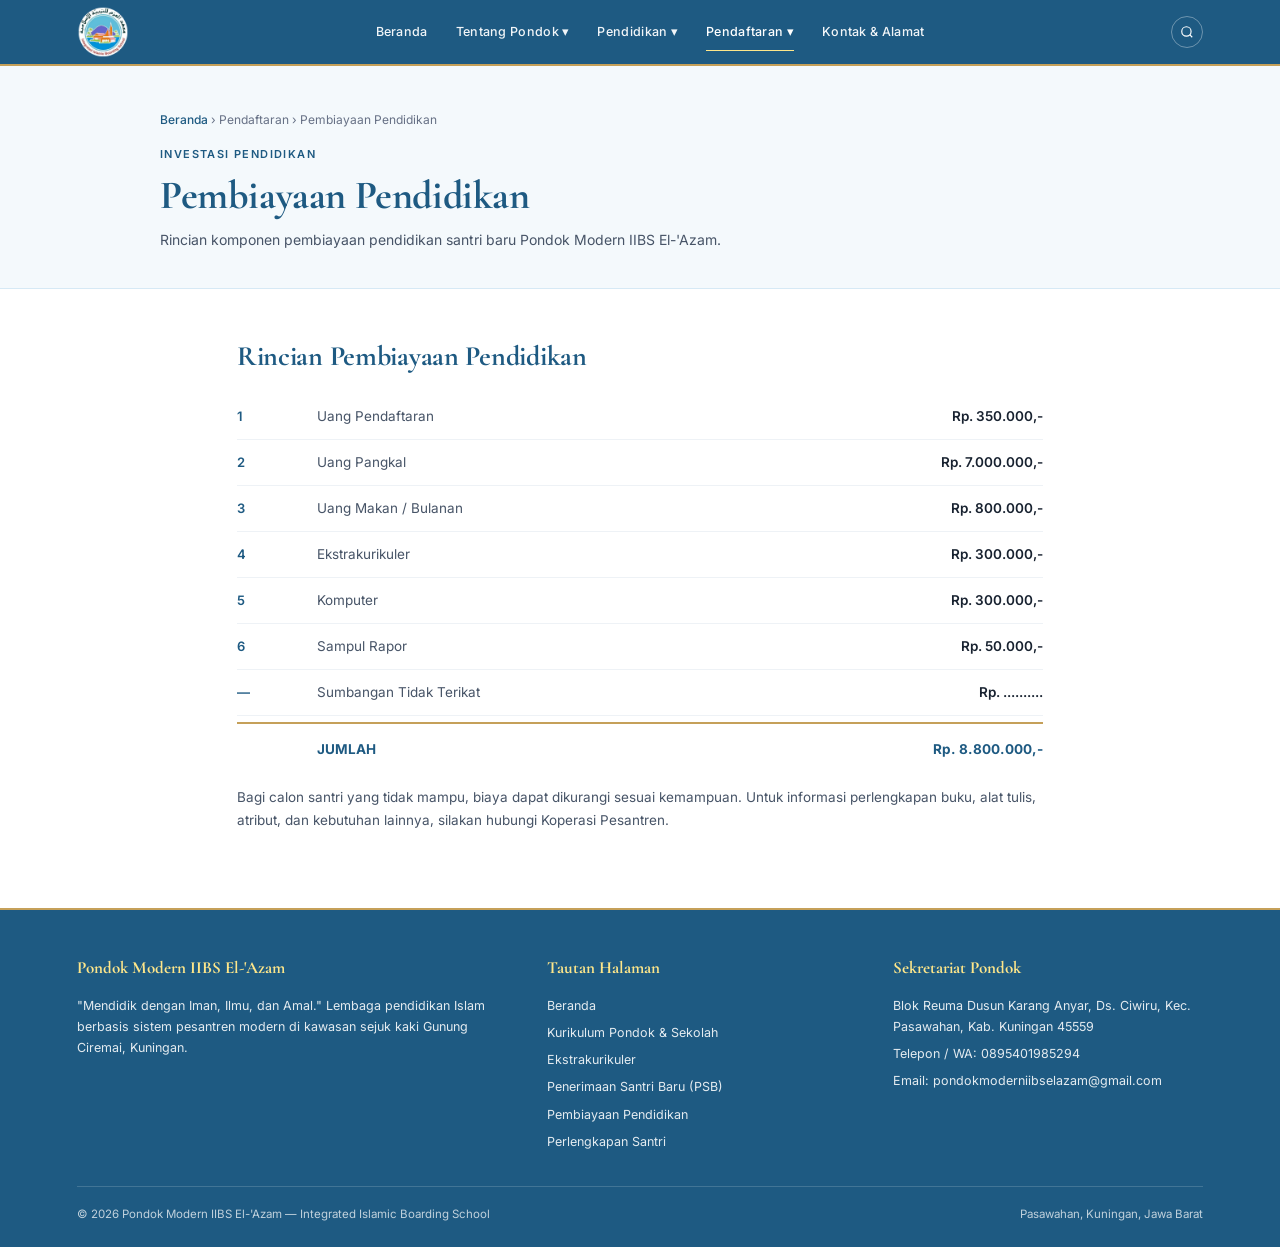
<file: biaya.html>
<!DOCTYPE html>
<html lang="id">
<head>
    <meta charset="UTF-8">
    <meta name="viewport" content="width=device-width, initial-scale=1.0">
    <title>Pembiayaan Pendidikan | Pondok Modern IIBS El-'Azam</title>
    <meta name="description" content="Rincian Pembiayaan Pendidikan Pondok Modern IIBS El-'Azam Kuningan.">
    <link href="https://fonts.googleapis.com/css2?family=Cormorant+Garamond:wght@600;700&family=Inter:wght@400;500;600&display=swap" rel="stylesheet">
    <style>
        :root {
            --sky-deep: #1E5A82;
            --sky-tint: #F4F9FC;
            --gold-accent: #C5A059;
            --gold-btn: #EAB308;
            --gold-btn-hover: #CA8A04;
            --ink-dark: #182230;
            --ink-body: #475467;
            --ink-muted: #667085;
            --line: #E4E7EC;
            --white: #FFFFFF;
        }

        * { margin: 0; padding: 0; box-sizing: border-box; font-family: 'Inter', sans-serif; }
        html { scroll-behavior: smooth; }
        body { background-color: var(--white); color: var(--ink-dark); font-size: 13.5px; line-height: 1.7; -webkit-font-smoothing: antialiased; }
        h1, h2, h3, .serif { font-family: 'Cormorant Garamond', serif; letter-spacing: -0.01em; }

        header {
            background: var(--sky-deep); padding: 6px 6%; min-height: 64px; position: sticky; top: 0; z-index: 1000;
            display: flex; justify-content: space-between; align-items: center; border-bottom: 2px solid var(--gold-accent);
            transition: padding 0.3s ease, box-shadow 0.3s ease;
        }
        header.scrolled { padding: 6px 6%; min-height: 58px; box-shadow: 0 6px 20px rgba(30, 90, 130, 0.25); }

        .brand { display: flex; align-items: center; text-decoration: none; border-bottom: none; min-height: 44px; position: relative; }
        .brand-logo-wrap { display: flex; align-items: center; transition: opacity 0.3s ease, transform 0.3s ease; }
        .brand-logo-circle { height: 52px; min-width: 52px; padding: 0; border-radius: 4px; background: transparent; border: none; display: flex; align-items: center; justify-content: center; }
        .brand-logo-circle img { max-height: 52px; width: auto; max-width: 160px; object-fit: contain; display: block; }
        .brand-wordmark { display: none; flex-direction: column; animation: fadeSlideIn 0.35s ease forwards; }
        .brand-wordmark small { font-size: 9.5px; letter-spacing: 1.8px; text-transform: uppercase; color: #FDE68A; font-weight: 600; line-height: 1.2; }
        .brand-wordmark strong { font-family: 'Cormorant Garamond', serif; font-size: 21px; font-weight: 700; color: var(--white); letter-spacing: 0.8px; line-height: 1.1; }
        .brand, .brand:visited, .brand:hover, .brand-wordmark, .brand-wordmark small, .brand-wordmark strong { text-decoration: none !important; border-bottom: none !important; }
        header.scrolled .brand-logo-wrap { display: none; }
        header.scrolled .brand-wordmark { display: flex; }

        @keyframes fadeSlideIn {
            from { opacity: 0; transform: translateY(-6px); }
            to { opacity: 1; transform: translateY(0); }
        }

        nav ul { list-style: none; display: flex; align-items: center; gap: 28px; }
        nav ul li { position: relative; }
        nav ul li > a {
            color: rgba(255, 255, 255, 0.94); text-decoration: none; font-size: 12.5px; font-weight: 500;
            letter-spacing: 0.3px; padding: 8px 0; display: inline-block; border-bottom: 1.5px solid transparent; transition: 0.2s;
        }
        nav ul li > a:hover, nav ul li > a.active { color: var(--white); border-bottom-color: #FDE68A; }

        .dropdown-menu {
            display: none; position: absolute; top: 100%; left: 0; background: var(--white);
            min-width: 245px; border: 1px solid var(--line); border-top: 2px solid var(--sky-deep);
            box-shadow: 0 12px 28px rgba(16, 24, 40, 0.08); padding: 6px 0; z-index: 999;
        }
        nav ul li:hover > .dropdown-menu { display: block; }
        .dropdown-menu a {
            display: flex; justify-content: space-between; align-items: center;
            padding: 9px 16px; color: var(--ink-body); text-decoration: none; font-size: 12px; transition: 0.15s;
        }
        .dropdown-menu a:hover { background: var(--sky-tint); color: var(--sky-deep); font-weight: 500; }

        .has-submenu { position: relative; }
        .submenu {
            display: none; position: absolute; top: -2px; left: 100%; background: var(--white);
            min-width: 195px; border: 1px solid var(--line); border-top: 2px solid var(--gold-accent);
            box-shadow: 0 12px 28px rgba(16, 24, 40, 0.1); padding: 6px 0; z-index: 1000;
        }
        .has-submenu:hover > .submenu { display: block; }

        .header-actions {
            display: flex;
            align-items: center;
            gap: 10px;
        }

        .icon-search {
            background: transparent; border: 1px solid rgba(255, 255, 255, 0.35); color: var(--white);
            width: 32px; height: 32px; border-radius: 50%; display: flex; align-items: center; justify-content: center; cursor: pointer;
        }
        .icon-search:hover { background: rgba(255, 255, 255, 0.15); }
        .menu-toggle {
            display: none; background: transparent; border: 1px solid rgba(255, 255, 255, 0.35); color: var(--white);
            width: 32px; height: 32px; border-radius: 6px; align-items: center; justify-content: center; cursor: pointer; font-size: 16px;
        }

        .search-popover {
            display: none; position: absolute; top: calc(100% + 8px); right: 6%; background: var(--white);
            padding: 12px; border: 1px solid var(--line); border-top: 2px solid var(--sky-deep);
            box-shadow: 0 12px 28px rgba(16, 24, 40, 0.14); z-index: 1100; width: min(340px, 88vw);
        }
        .search-popover.open { display: block; }
        .search-form { display: flex; align-items: stretch; }
        .search-form input {
            flex: 1; min-width: 0; padding: 9px 12px; border: 1px solid #D0D5DD; border-right: none;
            background: #F4F7F6; color: var(--ink-dark); font-size: 12.5px; outline: none;
        }
        .search-form button {
            padding: 0 16px; background: var(--sky-deep); color: var(--white); border: 1px solid var(--sky-deep);
            font-size: 12.5px; font-weight: 500; cursor: pointer; white-space: nowrap;
        }

        .page-header {
            background: var(--sky-tint); border-bottom: 1px solid #D6E9F5; padding: 44px 6% 36px;
        }
        .page-header-inner { max-width: 960px; margin: 0 auto; }
        .breadcrumb { font-size: 12px; color: var(--ink-muted); margin-bottom: 12px; }
        .breadcrumb a { color: var(--sky-deep); text-decoration: none; font-weight: 500; }
        .page-kicker {
            display: inline-block; font-size: 11px; font-weight: 600; letter-spacing: 1.4px;
            text-transform: uppercase; color: var(--sky-deep); margin-bottom: 8px;
        }
        .page-header h1 { font-size: 40px; color: var(--sky-deep); font-weight: 700; margin-bottom: 10px; line-height: 1.15; }
        .page-header p { font-size: 14px; color: var(--ink-body); max-width: 740px; }

        .doc-container { max-width: 960px; margin: 44px auto 76px; padding: 0 6%; }
        .doc-block h2 { font-size: 28px; color: var(--sky-deep); font-weight: 700; margin-bottom: 14px; }
        .doc-block p { font-size: 13.5px; color: var(--ink-body); margin-top: 14px; }

        .info-rows { display: flex; flex-direction: column; }
        .fee-row {
            display: grid; grid-template-columns: 64px 1fr 160px; gap: 16px;
            padding: 11px 0; border-bottom: 1px solid #EEF2F6; align-items: baseline;
        }
        .fee-row.fee-total {
            border-bottom: none; border-top: 2px solid var(--gold-accent);
            margin-top: 6px; padding-top: 14px; font-weight: 600; color: var(--ink-dark);
        }
        .fee-row.fee-total .fee-num,
        .fee-row.fee-total .fee-name,
        .fee-row.fee-total .fee-amount { color: var(--sky-deep); font-weight: 700; }
        .fee-num { font-weight: 600; color: var(--sky-deep); font-size: 13px; }
        .fee-name { color: var(--ink-body); font-size: 13.5px; }
        .fee-amount { text-align: right; font-weight: 600; color: var(--ink-dark); font-size: 13.5px; }

        @media (max-width: 680px) {
            .fee-row { grid-template-columns: 44px 1fr; gap: 6px 12px; }
            .fee-amount { grid-column: 2; text-align: left; }
        }

        footer {
            background: var(--sky-deep); color: rgba(255, 255, 255, 0.88);
            padding: 44px 6% 22px; border-top: 2px solid var(--gold-accent);
        }
        .footer-inner {
            max-width: 1180px; margin: 0 auto; display: grid; grid-template-columns: 1.4fr 1fr 1fr;
            gap: 36px; padding-bottom: 28px; border-bottom: 1px solid rgba(255, 255, 255, 0.16);
        }
        .footer-inner h4 { font-family: 'Cormorant Garamond', serif; font-size: 17px; color: #FDE68A; margin-bottom: 12px; }
        .footer-inner p, .footer-inner li { font-size: 12.5px; line-height: 1.7; list-style: none; margin-bottom: 6px; }
        .footer-inner a { color: rgba(255, 255, 255, 0.88); text-decoration: none; }
        .footer-inner a:hover { color: #FDE68A; }
        .footer-bottom {
            max-width: 1180px; margin: 18px auto 0; display: flex; justify-content: space-between;
            font-size: 11.5px; color: rgba(255, 255, 255, 0.72);
        }

        @media (max-width: 900px) {
            header { display: flex; justify-content: space-between; align-items: center; }
            .menu-toggle { display: flex; order: 1; }
            .brand { order: 2; margin: 0 auto; }
            .header-actions { order: 3; }
            .search-popover { right: 6%; }
            nav {
                display: none; position: absolute; top: 100%; left: 0; right: 0; background: var(--sky-deep);
                border-bottom: 2px solid var(--gold-accent); padding: 12px 6% 18px;
            }
            nav.open { display: block; }
            nav ul { flex-direction: column; align-items: flex-start; gap: 8px; }
            nav ul li { width: 100%; }
            nav ul li:hover > .dropdown-menu { display: none; }
            .dropdown-menu {
                position: static; display: none; background: rgba(255, 255, 255, 0.06);
                border: none; border-left: 2px solid #FDE68A; box-shadow: none; padding: 4px 0 4px 12px; margin-top: 4px;
            }
            nav ul li.dropdown.open > .dropdown-menu { display: block; }
            .dropdown-menu a { color: rgba(255, 255, 255, 0.9); padding: 6px 8px; }
            .has-submenu:hover > .submenu { display: none; }
            .submenu {
                position: static; display: none; background: rgba(255, 255, 255, 0.05);
                border: none; border-left: 2px solid var(--gold-accent); box-shadow: none; padding: 2px 0 2px 14px; margin: 2px 0 6px;
            }
            .has-submenu.open > .submenu { display: block; }
            .page-header h1 { font-size: 30px; }
            .footer-inner { grid-template-columns: 1fr; }
            .footer-bottom { flex-direction: column; gap: 6px; }
        }
    </style>
</head>
<body>

    <header id="main-header">
        <button class="menu-toggle" onclick="toggleMenu()" title="Buka Menu" aria-label="Buka Menu">&#9776;</button>

        <a href="index.html" class="brand" title="Pondok Modern IIBS El-'Azam">
            <div class="brand-logo-wrap">
                <div class="brand-logo-circle">
                    <img src="images/Logo PONDOK.png" alt="Logo Pondok Modern IIBS El-'Azam">
                </div>
            </div>
            <div class="brand-wordmark">
                <small>Integrated Islamic Boarding School</small>
                <strong>IIBS EL-'AZAM</strong>
            </div>
        </a>

        <nav id="main-nav">
            <ul>
                <li><a href="index.html">Beranda</a></li>
                <li class="dropdown">
                    <a href="profil.html" onclick="toggleDropdown(event, this)">Tentang Pondok &#9662;</a>
                    <div class="dropdown-menu">
                        <a href="profil.html#muqoddimah">Muqoddimah</a>
                        <div class="has-submenu">
                            <a href="profil.html#muqoddimah" onclick="toggleSubmenu(event, this)">Falsafah &rsaquo;</a>
                            <div class="submenu">
                                <a href="panca-jiwa.html">Panca Jiwa</a>
                                <a href="motto.html">Motto</a>
                            </div>
                        </div>
                    </div>
                </li>
                <li class="dropdown">
                    <a href="kurikulum.html" onclick="toggleDropdown(event, this)">Pendidikan &#9662;</a>
                    <div class="dropdown-menu">
                        <a href="kurikulum.html">Kurikulum Pondok &amp; Sekolah</a>
                        <a href="ekstrakurikuler.html">Ekstrakurikuler</a>
                        <a href="jadwal.html">Jadwal Harian &amp; Mingguan</a>
                    </div>
                </li>
                <li class="dropdown">
                    <a href="biaya.html" class="active" onclick="toggleDropdown(event, this)">Pendaftaran &#9662;</a>
                    <div class="dropdown-menu">
                        <a href="psb.html">Penerimaan Santri Baru (PSB)</a>
                        <a href="biaya.html">Pembiayaan Pendidikan</a>
                        <a href="perlengkapan.html">Perlengkapan Santri</a>
                    </div>
                </li>
                <li><a href="kontak.html">Kontak &amp; Alamat</a></li>
            </ul>
        </nav>

        <div class="header-actions">
            <button class="icon-search" id="searchToggleBtn" onclick="toggleSearch(event)" title="Cari Informasi" aria-label="Cari Informasi">
                <svg width="14" height="14" viewBox="0 0 24 24" fill="none" stroke="currentColor" stroke-width="2">
                    <circle cx="11" cy="11" r="8"></circle>
                    <line x1="21" y1="21" x2="16.65" y2="16.65"></line>
                </svg>
            </button>
        </div>

        <div class="search-popover" id="searchPopover">
            <form class="search-form" onsubmit="submitSearch(event)">
                <input type="text" id="searchInput" placeholder="Cari informasi..." autocomplete="off">
                <button type="submit">Search</button>
            </form>
        </div>
    </header>

    <section class="page-header">
        <div class="page-header-inner">
            <div class="breadcrumb">
                <a href="index.html">Beranda</a> &rsaquo; Pendaftaran &rsaquo; Pembiayaan Pendidikan
            </div>
            <span class="page-kicker">Investasi Pendidikan</span>
            <h1>Pembiayaan Pendidikan</h1>
            <p>Rincian komponen pembiayaan pendidikan santri baru Pondok Modern IIBS El-'Azam.</p>
        </div>
    </section>

    <main class="doc-container">
        <section id="biaya" class="doc-block">
            <h2>Rincian Pembiayaan Pendidikan</h2>
            <div class="info-rows">
                <div class="fee-row">
                    <span class="fee-num">1</span>
                    <span class="fee-name">Uang Pendaftaran</span>
                    <span class="fee-amount">Rp. 350.000,-</span>
                </div>
                <div class="fee-row">
                    <span class="fee-num">2</span>
                    <span class="fee-name">Uang Pangkal</span>
                    <span class="fee-amount">Rp. 7.000.000,-</span>
                </div>
                <div class="fee-row">
                    <span class="fee-num">3</span>
                    <span class="fee-name">Uang Makan / Bulanan</span>
                    <span class="fee-amount">Rp. 800.000,-</span>
                </div>
                <div class="fee-row">
                    <span class="fee-num">4</span>
                    <span class="fee-name">Ekstrakurikuler</span>
                    <span class="fee-amount">Rp. 300.000,-</span>
                </div>
                <div class="fee-row">
                    <span class="fee-num">5</span>
                    <span class="fee-name">Komputer</span>
                    <span class="fee-amount">Rp. 300.000,-</span>
                </div>
                <div class="fee-row">
                    <span class="fee-num">6</span>
                    <span class="fee-name">Sampul Rapor</span>
                    <span class="fee-amount">Rp. 50.000,-</span>
                </div>
                <div class="fee-row">
                    <span class="fee-num">&mdash;</span>
                    <span class="fee-name">Sumbangan Tidak Terikat</span>
                    <span class="fee-amount">Rp. ..........</span>
                </div>
                <div class="fee-row fee-total">
                    <span class="fee-num"></span>
                    <span class="fee-name">JUMLAH</span>
                    <span class="fee-amount">Rp. 8.800.000,-</span>
                </div>
            </div>
            <p>Bagi calon santri yang tidak mampu, biaya dapat dikurangi sesuai kemampuan. Untuk informasi perlengkapan buku, alat tulis, atribut, dan kebutuhan lainnya, silakan hubungi Koperasi Pesantren.</p>
        </section>
    </main>

    <footer>
        <div class="footer-inner">
            <div>
                <h4>Pondok Modern IIBS El-'Azam</h4>
                <p>"Mendidik dengan Iman, Ilmu, dan Amal." Lembaga pendidikan Islam berbasis sistem pesantren modern di kawasan sejuk kaki Gunung Ciremai, Kuningan.</p>
            </div>
            <div>
                <h4>Tautan Halaman</h4>
                <ul>
                    <li><a href="index.html">Beranda</a></li>
                    <li><a href="kurikulum.html">Kurikulum Pondok &amp; Sekolah</a></li>
                    <li><a href="ekstrakurikuler.html">Ekstrakurikuler</a></li>
                    <li><a href="psb.html">Penerimaan Santri Baru (PSB)</a></li>
                    <li><a href="biaya.html">Pembiayaan Pendidikan</a></li>
                    <li><a href="perlengkapan.html">Perlengkapan Santri</a></li>
                </ul>
            </div>
            <div>
                <h4>Sekretariat Pondok</h4>
                <ul>
                    <li>Blok Reuma Dusun Karang Anyar, Ds. Ciwiru, Kec. Pasawahan, Kab. Kuningan 45559</li>
                    <li>Telepon / WA: <a href="https://wa.me/62895401985294" target="_blank" rel="noopener noreferrer">0895401985294</a></li>
                    <li>Email: pondokmoderniibselazam@gmail.com</li>
                </ul>
            </div>
        </div>
        <div class="footer-bottom">
            <span>&copy; 2026 Pondok Modern IIBS El-'Azam &mdash; Integrated Islamic Boarding School</span>
            <span>Pasawahan, Kuningan, Jawa Barat</span>
        </div>
    </footer>

    <script>
        function toggleMenu() {
            const nav = document.getElementById("main-nav");
            if (nav) nav.classList.toggle("open");
        }
        function toggleDropdown(event, linkEl) {
            if (window.innerWidth <= 900) {
                event.preventDefault();
                linkEl.parentElement.classList.toggle("open");
            }
        }
        function toggleSubmenu(event, linkEl) {
            if (window.innerWidth <= 900) {
                event.preventDefault();
                event.stopPropagation();
                linkEl.parentElement.classList.toggle("open");
            }
        }
        function toggleSearch(event) {
            event.stopPropagation();
            const popover = document.getElementById("searchPopover");
            const input = document.getElementById("searchInput");
            if (!popover) return;
            popover.classList.toggle("open");
            if (popover.classList.contains("open") && input) setTimeout(() => input.focus(), 50);
        }
        document.addEventListener("click", function(event) {
            const popover = document.getElementById("searchPopover");
            const btn = document.getElementById("searchToggleBtn");
            if (popover && popover.classList.contains("open")) {
                if (!popover.contains(event.target) && (!btn || !btn.contains(event.target))) popover.classList.remove("open");
            }
        });
        function submitSearch(event) {
            event.preventDefault();
            const input = document.getElementById("searchInput");
            const kata = input ? input.value.trim().toLowerCase() : "";
            if (!kata) return;
            if (kata.includes("panca")) window.location.href = "panca-jiwa.html";
            else if (kata.includes("motto")) window.location.href = "motto.html";
            else if (kata.includes("muqoddimah") || kata.includes("tentang") || kata.includes("pimpinan")) window.location.href = "profil.html";
            else if (kata.includes("ekskul") || kata.includes("ekstrakurikuler")) window.location.href = "ekstrakurikuler.html";
            else if (kata.includes("jadwal")) window.location.href = "jadwal.html";
            else if (kata.includes("kurikulum") || kata.includes("pondok") || kata.includes("sekolah")) window.location.href = "kurikulum.html";
            else if (kata.includes("perlengkapan")) window.location.href = "perlengkapan.html";
            else if (kata.includes("biaya") || kata.includes("pembiayaan")) window.location.href = "biaya.html";
            else if (kata.includes("syarat") || kata.includes("daftar") || kata.includes("psb")) window.location.href = "psb.html";
            else if (kata.includes("kontak") || kata.includes("alamat")) window.location.href = "kontak.html";
            else window.location.href = "profil.html";
        }
        window.addEventListener("scroll", function() {
            const header = document.getElementById("main-header");
            if (!header) return;
            if (window.scrollY > 50) header.classList.add("scrolled");
            else header.classList.remove("scrolled");
        });
    </script>
</body>
</html>
</file>
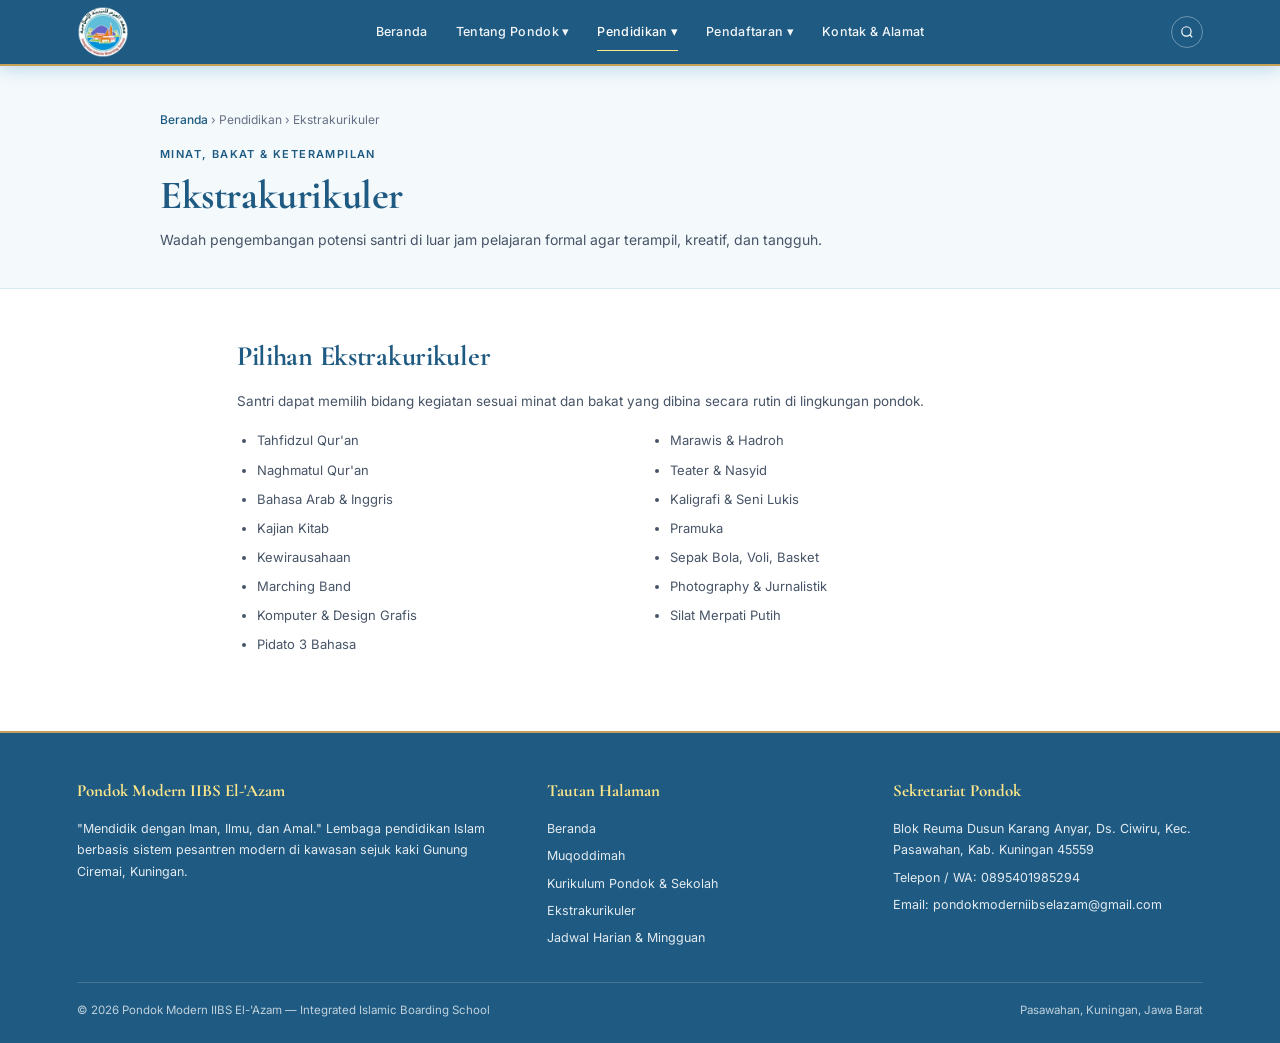
<file: ekstrakurikuler.html>
<!DOCTYPE html>
<html lang="id">
<head>
    <meta charset="UTF-8">
    <meta name="viewport" content="width=device-width, initial-scale=1.0">
    <title>Ekstrakurikuler | Pondok Modern IIBS El-'Azam</title>
    <meta name="description" content="Pilihan Ekstrakurikuler Santri Pondok Modern IIBS El-'Azam Kuningan.">
    <link href="https://fonts.googleapis.com/css2?family=Cormorant+Garamond:wght@600;700&family=Inter:wght@400;500;600&display=swap" rel="stylesheet">
    <link rel="stylesheet" href="style.css">
    <style>
        :root {
            --sky-deep: #1E5A82;
            --sky-tint: #F4F9FC;
            --gold-accent: #C5A059;
            --ink-dark: #182230;
            --ink-body: #475467;
            --ink-muted: #667085;
            --line: #E4E7EC;
            --white: #FFFFFF;
        }

        * { margin: 0; padding: 0; box-sizing: border-box; font-family: 'Inter', sans-serif; }
        html { scroll-behavior: smooth; }
        body { background-color: var(--white); color: var(--ink-dark); font-size: 13.5px; line-height: 1.7; -webkit-font-smoothing: antialiased; }
        h1, h2, h3, .serif { font-family: 'Cormorant Garamond', serif; letter-spacing: -0.01em; }

        header {
            background: var(--sky-deep); padding: 6px 6%; min-height: 64px; position: sticky; top: 0; z-index: 1000;
            display: flex; justify-content: space-between; align-items: center; border-bottom: 2px solid var(--gold-accent);
            transition: padding 0.3s ease, box-shadow 0.3s ease;
        }
        header.scrolled { padding: 6px 6%; min-height: 58px; box-shadow: 0 6px 20px rgba(30, 90, 130, 0.25); }

        .brand { display: flex; align-items: center; text-decoration: none; border-bottom: none; min-height: 44px; position: relative; }
        .brand-logo-wrap { display: flex; align-items: center; transition: opacity 0.3s ease, transform 0.3s ease; }
        .brand-logo-circle { height: 52px; min-width: 52px; padding: 0; border-radius: 4px; background: transparent; border: none; display: flex; align-items: center; justify-content: center; }
        .brand-logo-circle img { max-height: 52px; width: auto; max-width: 160px; object-fit: contain; display: block; }
        .brand-wordmark { display: none; flex-direction: column; animation: fadeSlideIn 0.35s ease forwards; }
        .brand-wordmark small { font-size: 9.5px; letter-spacing: 1.8px; text-transform: uppercase; color: #FDE68A; font-weight: 600; line-height: 1.2; }
        .brand-wordmark strong { font-family: 'Cormorant Garamond', serif; font-size: 21px; font-weight: 700; color: var(--white); letter-spacing: 0.8px; line-height: 1.1; }
        .brand, .brand:visited, .brand:hover, .brand-wordmark, .brand-wordmark small, .brand-wordmark strong { text-decoration: none !important; border-bottom: none !important; }
        header.scrolled .brand-logo-wrap { display: none; }
        header.scrolled .brand-wordmark { display: flex; }

        @keyframes fadeSlideIn {
            from { opacity: 0; transform: translateY(-6px); }
            to { opacity: 1; transform: translateY(0); }
        }

        nav ul { list-style: none; display: flex; align-items: center; gap: 28px; }
        nav ul li { position: relative; }
        nav ul li > a {
            color: rgba(255, 255, 255, 0.94); text-decoration: none; font-size: 12.5px; font-weight: 500;
            letter-spacing: 0.3px; padding: 8px 0; display: inline-block; border-bottom: 1.5px solid transparent; transition: 0.2s;
        }
        nav ul li > a:hover, nav ul li > a.active { color: var(--white); border-bottom-color: #FDE68A; }

        .dropdown-menu {
            display: none; position: absolute; top: 100%; left: 0; background: var(--white);
            min-width: 235px; border: 1px solid var(--line); border-top: 2px solid var(--sky-deep);
            box-shadow: 0 12px 28px rgba(16, 24, 40, 0.08); padding: 6px 0; z-index: 999;
        }
        nav ul li:hover > .dropdown-menu { display: block; }
        .dropdown-menu a {
            display: flex; justify-content: space-between; align-items: center;
            padding: 9px 16px; color: var(--ink-body); text-decoration: none; font-size: 12px; transition: 0.15s;
        }
        .dropdown-menu a:hover { background: var(--sky-tint); color: var(--sky-deep); font-weight: 500; }

        .has-submenu { position: relative; }
        .submenu {
            display: none; position: absolute; top: -2px; left: 100%; background: var(--white);
            min-width: 195px; border: 1px solid var(--line); border-top: 2px solid var(--gold-accent);
            box-shadow: 0 12px 28px rgba(16, 24, 40, 0.1); padding: 6px 0; z-index: 1000;
        }
        .has-submenu:hover > .submenu { display: block; }

        .header-actions { display: flex; align-items: center; gap: 8px; }
        .icon-search {
            background: transparent; border: 1px solid rgba(255, 255, 255, 0.35); color: var(--white);
            width: 32px; height: 32px; border-radius: 50%; display: flex; align-items: center; justify-content: center; cursor: pointer;
        }
        .icon-search:hover { background: rgba(255, 255, 255, 0.15); }
        .menu-toggle {
            display: none; background: transparent; border: 1px solid rgba(255, 255, 255, 0.35); color: var(--white);
            width: 32px; height: 32px; border-radius: 6px; align-items: center; justify-content: center; cursor: pointer; font-size: 16px;
        }

        .search-popover {
            display: none; position: absolute; top: calc(100% + 8px); right: 6%; background: var(--white);
            padding: 12px; border: 1px solid var(--line); border-top: 2px solid var(--sky-deep);
            box-shadow: 0 12px 28px rgba(16, 24, 40, 0.14); z-index: 1100; width: min(340px, 88vw);
        }
        .search-popover.open { display: block; }
        .search-form { display: flex; align-items: stretch; }
        .search-form input {
            flex: 1; min-width: 0; padding: 9px 12px; border: 1px solid #D0D5DD; border-right: none;
            background: #F4F7F6; color: var(--ink-dark); font-size: 12.5px; outline: none;
        }
        .search-form button {
            padding: 0 16px; background: var(--sky-deep); color: var(--white); border: 1px solid var(--sky-deep);
            font-size: 12.5px; font-weight: 500; cursor: pointer; white-space: nowrap;
        }

        .page-header {
            background: var(--sky-tint); border-bottom: 1px solid #D6E9F5; padding: 44px 6% 36px;
        }
        .page-header-inner { max-width: 960px; margin: 0 auto; }
        .breadcrumb { font-size: 12px; color: var(--ink-muted); margin-bottom: 12px; }
        .breadcrumb a { color: var(--sky-deep); text-decoration: none; font-weight: 500; }
        .page-kicker {
            display: inline-block; font-size: 11px; font-weight: 600; letter-spacing: 1.4px;
            text-transform: uppercase; color: var(--sky-deep); margin-bottom: 8px;
        }
        .page-header h1 { font-size: 40px; color: var(--sky-deep); font-weight: 700; margin-bottom: 10px; line-height: 1.15; }
        .page-header p { font-size: 14px; color: var(--ink-body); max-width: 740px; }

        .doc-container { max-width: 960px; margin: 44px auto 76px; padding: 0 6%; }
        .doc-block h2 { font-size: 28px; color: var(--sky-deep); font-weight: 700; margin-bottom: 10px; }
        .doc-block p { font-size: 13.5px; color: var(--ink-body); margin-bottom: 16px; }
        .plain-list {
            columns: 2; column-gap: 40px; padding-left: 20px; color: var(--ink-body);
        }
        .plain-list li { font-size: 13px; margin-bottom: 7px; break-inside: avoid; }
        @media (max-width: 720px) { .plain-list { columns: 1; } }

        footer {
            background: var(--sky-deep); color: rgba(255, 255, 255, 0.88);
            padding: 44px 6% 22px; border-top: 2px solid var(--gold-accent);
        }
        .footer-inner {
            max-width: 1180px; margin: 0 auto; display: grid; grid-template-columns: 1.4fr 1fr 1fr;
            gap: 36px; padding-bottom: 28px; border-bottom: 1px solid rgba(255, 255, 255, 0.16);
        }
        .footer-inner h4 { font-family: 'Cormorant Garamond', serif; font-size: 17px; color: #FDE68A; margin-bottom: 12px; }
        .footer-inner p, .footer-inner li { font-size: 12.5px; line-height: 1.7; list-style: none; margin-bottom: 6px; }
        .footer-inner a { color: rgba(255, 255, 255, 0.88); text-decoration: none; }
        .footer-inner a:hover { color: #FDE68A; }
        .footer-bottom {
            max-width: 1180px; margin: 18px auto 0; display: flex; justify-content: space-between;
            font-size: 11.5px; color: rgba(255, 255, 255, 0.72);
        }

        @media (max-width: 900px) {
            header { display: flex; justify-content: space-between; align-items: center; }
            .menu-toggle { display: flex; order: 1; }
            .brand { order: 2; margin: 0 auto; }
            .header-actions { order: 3; }
            .search-popover { right: 6%; }
            nav {
                display: none; position: absolute; top: 100%; left: 0; right: 0; background: var(--sky-deep);
                border-bottom: 2px solid var(--gold-accent); padding: 12px 6% 18px;
            }
            nav.open { display: block; }
            nav ul { flex-direction: column; align-items: flex-start; gap: 8px; }
            nav ul li { width: 100%; }
            nav ul li:hover > .dropdown-menu { display: none; }
            .dropdown-menu {
                position: static; display: none; background: rgba(255, 255, 255, 0.06);
                border: none; border-left: 2px solid #FDE68A; box-shadow: none; padding: 4px 0 4px 12px; margin-top: 4px;
            }
            nav ul li.dropdown.open > .dropdown-menu { display: block; }
            .dropdown-menu a { color: rgba(255, 255, 255, 0.9); padding: 6px 8px; }
            .has-submenu:hover > .submenu { display: none; }
            .submenu {
                position: static; display: none; background: rgba(255, 255, 255, 0.05);
                border: none; border-left: 2px solid var(--gold-accent); box-shadow: none; padding: 2px 0 2px 14px; margin: 2px 0 6px;
            }
            .has-submenu.open > .submenu { display: block; }
            .page-header h1 { font-size: 30px; }
            .footer-inner { grid-template-columns: 1fr; }
            .footer-bottom { flex-direction: column; gap: 6px; }
        }
    </style>
</head>
<body>

    <header id="main-header">
        <button class="menu-toggle" onclick="toggleMenu()" title="Buka Menu" aria-label="Buka Menu">&#9776;</button>

        <a href="index.html" class="brand" title="Pondok Modern IIBS El-'Azam">
            <div class="brand-logo-wrap">
                <div class="brand-logo-circle">
                    <img src="images/Logo PONDOK.png" alt="Logo Pondok Modern IIBS El-'Azam">
                </div>
            </div>
            <div class="brand-wordmark">
                <small>Integrated Islamic Boarding School</small>
                <strong>IIBS EL-'AZAM</strong>
            </div>
        </a>

        <nav id="main-nav">
            <ul>
                <li><a href="index.html">Beranda</a></li>
                <li class="dropdown">
                    <a href="profil.html" onclick="toggleDropdown(event, this)">Tentang Pondok &#9662;</a>
                    <div class="dropdown-menu">
                        <a href="profil.html#muqoddimah">Muqoddimah</a>
                        <div class="has-submenu">
                            <a href="profil.html#muqoddimah" onclick="toggleSubmenu(event, this)">Falsafah &rsaquo;</a>
                            <div class="submenu">
                                <a href="panca-jiwa.html">Panca Jiwa</a>
                                <a href="motto.html">Motto</a>
                            </div>
                        </div>
                    </div>
                </li>
                <li class="dropdown">
                    <a href="ekstrakurikuler.html" class="active" onclick="toggleDropdown(event, this)">Pendidikan &#9662;</a>
                    <div class="dropdown-menu">
                        <a href="kurikulum.html">Kurikulum Pondok &amp; Sekolah</a>
                        <a href="ekstrakurikuler.html">Ekstrakurikuler</a>
                        <a href="jadwal.html">Jadwal Harian &amp; Mingguan</a>
                    </div>
                </li>
                <li class="dropdown">
                    <a href="psb.html" onclick="toggleDropdown(event, this)">Pendaftaran &#9662;</a>
                    <div class="dropdown-menu">
                        <a href="psb.html">Syarat &amp; Jadwal PSB 2027</a>
                        <a href="biaya.html">Pembiayaan Pendidikan</a>
                        <a href="perlengkapan.html">Perlengkapan Santri</a>
                    </div>
                </li>
                <li><a href="kontak.html">Kontak &amp; Alamat</a></li>
            </ul>
        </nav>

        <div class="header-actions">
            <button class="icon-search" id="searchToggleBtn" onclick="toggleSearch(event)" title="Cari Informasi" aria-label="Cari Informasi">
                <svg width="14" height="14" viewBox="0 0 24 24" fill="none" stroke="currentColor" stroke-width="2">
                    <circle cx="11" cy="11" r="8"></circle>
                    <line x1="21" y1="21" x2="16.65" y2="16.65"></line>
                </svg>
            </button>
        </div>

        <div class="search-popover" id="searchPopover">
            <form class="search-form" onsubmit="submitSearch(event)">
                <input type="text" id="searchInput" placeholder="Cari informasi..." autocomplete="off">
                <button type="submit">Search</button>
            </form>
        </div>
    </header>

    <section class="page-header">
        <div class="page-header-inner">
            <div class="breadcrumb">
                <a href="index.html">Beranda</a> &rsaquo; Pendidikan &rsaquo; Ekstrakurikuler
            </div>
            <span class="page-kicker">Minat, Bakat &amp; Keterampilan</span>
            <h1>Ekstrakurikuler</h1>
            <p>Wadah pengembangan potensi santri di luar jam pelajaran formal agar terampil, kreatif, dan tangguh.</p>
        </div>
    </section>

    <main class="doc-container">
        <section class="doc-block">
            <h2>Pilihan Ekstrakurikuler</h2>
            <p>Santri dapat memilih bidang kegiatan sesuai minat dan bakat yang dibina secara rutin di lingkungan pondok.</p>
            <ul class="plain-list">
                <li>Tahfidzul Qur'an</li>
                <li>Naghmatul Qur'an</li>
                <li>Bahasa Arab &amp; Inggris</li>
                <li>Kajian Kitab</li>
                <li>Kewirausahaan</li>
                <li>Marching Band</li>
                <li>Komputer &amp; Design Grafis</li>
                <li>Pidato 3 Bahasa</li>
                <li>Marawis &amp; Hadroh</li>
                <li>Teater &amp; Nasyid</li>
                <li>Kaligrafi &amp; Seni Lukis</li>
                <li>Pramuka</li>
                <li>Sepak Bola, Voli, Basket</li>
                <li>Photography &amp; Jurnalistik</li>
                <li>Silat Merpati Putih</li>
            </ul>
        </section>
    </main>

    <footer>
        <div class="footer-inner">
            <div>
                <h4>Pondok Modern IIBS El-'Azam</h4>
                <p>"Mendidik dengan Iman, Ilmu, dan Amal." Lembaga pendidikan Islam berbasis sistem pesantren modern di kawasan sejuk kaki Gunung Ciremai, Kuningan.</p>
            </div>
            <div>
                <h4>Tautan Halaman</h4>
                <ul>
                    <li><a href="index.html">Beranda</a></li>
                    <li><a href="profil.html">Muqoddimah</a></li>
                    <li><a href="kurikulum.html">Kurikulum Pondok &amp; Sekolah</a></li>
                    <li><a href="ekstrakurikuler.html">Ekstrakurikuler</a></li>
                    <li><a href="jadwal.html">Jadwal Harian &amp; Mingguan</a></li>
                </ul>
            </div>
            <div>
                <h4>Sekretariat Pondok</h4>
                <ul>
                    <li>Blok Reuma Dusun Karang Anyar, Ds. Ciwiru, Kec. Pasawahan, Kab. Kuningan 45559</li>
                    <li>Telepon / WA: <a href="https://wa.me/62895401985294" target="_blank">0895401985294</a></li>
                    <li>Email: pondokmoderniibselazam@gmail.com</li>
                </ul>
            </div>
        </div>
        <div class="footer-bottom">
            <span>&copy; 2026 Pondok Modern IIBS El-'Azam &mdash; Integrated Islamic Boarding School</span>
            <span>Pasawahan, Kuningan, Jawa Barat</span>
        </div>
    </footer>

    <script>
        function toggleMenu() {
            const nav = document.getElementById("main-nav");
            if (nav) nav.classList.toggle("open");
        }
        function toggleDropdown(event, linkEl) {
            if (window.innerWidth <= 900) {
                event.preventDefault();
                linkEl.parentElement.classList.toggle("open");
            }
        }
        function toggleSubmenu(event, linkEl) {
            if (window.innerWidth <= 900) {
                event.preventDefault();
                event.stopPropagation();
                linkEl.parentElement.classList.toggle("open");
            }
        }
        function toggleSearch(event) {
            event.stopPropagation();
            const popover = document.getElementById("searchPopover");
            const input = document.getElementById("searchInput");
            if (!popover) return;
            popover.classList.toggle("open");
            if (popover.classList.contains("open") && input) setTimeout(() => input.focus(), 50);
        }
        document.addEventListener("click", function(event) {
            const popover = document.getElementById("searchPopover");
            const btn = document.getElementById("searchToggleBtn");
            if (popover && popover.classList.contains("open")) {
                if (!popover.contains(event.target) && (!btn || !btn.contains(event.target))) popover.classList.remove("open");
            }
        });
        function submitSearch(event) {
            event.preventDefault();
            const input = document.getElementById("searchInput");
            const kata = input ? input.value.trim().toLowerCase() : "";
            if (!kata) return;
            if (kata.includes("panca")) window.location.href = "panca-jiwa.html";
            else if (kata.includes("motto")) window.location.href = "motto.html";
            else if (kata.includes("muqoddimah") || kata.includes("tentang")) window.location.href = "profil.html";
            else if (kata.includes("ekskul") || kata.includes("ekstrakurikuler")) window.location.href = "ekstrakurikuler.html";
            else if (kata.includes("jadwal")) window.location.href = "jadwal.html";
            else if (kata.includes("kurikulum") || kata.includes("pondok") || kata.includes("sekolah")) window.location.href = "kurikulum.html";
            else if (kata.includes("biaya") || kata.includes("syarat") || kata.includes("daftar")) window.location.href = "psb.html";
            else if (kata.includes("kontak") || kata.includes("alamat")) window.location.href = "kontak.html";
            else window.location.href = "profil.html";
        }
        window.addEventListener("scroll", function() {
            const header = document.getElementById("main-header");
            if (!header) return;
            if (window.scrollY > 50) header.classList.add("scrolled");
            else header.classList.remove("scrolled");
        });
    </script>
</body>
</html>
</file>
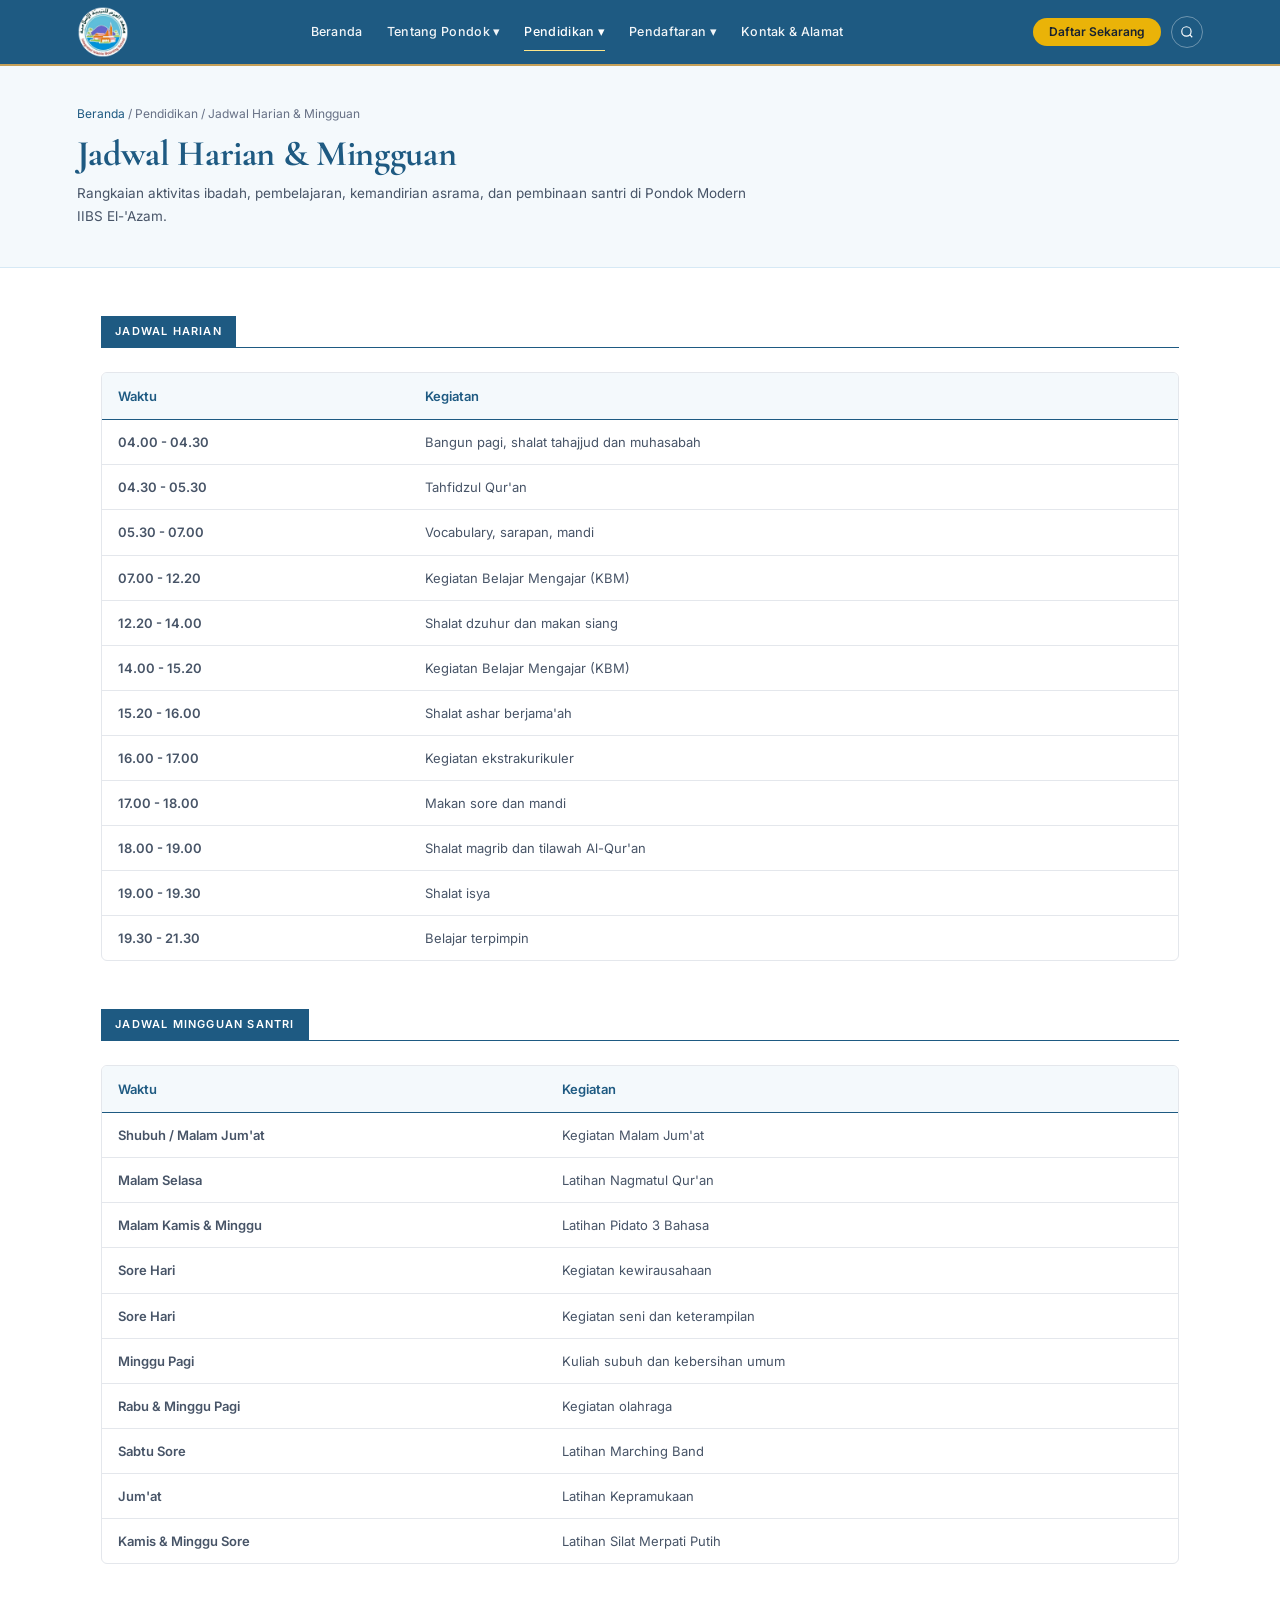
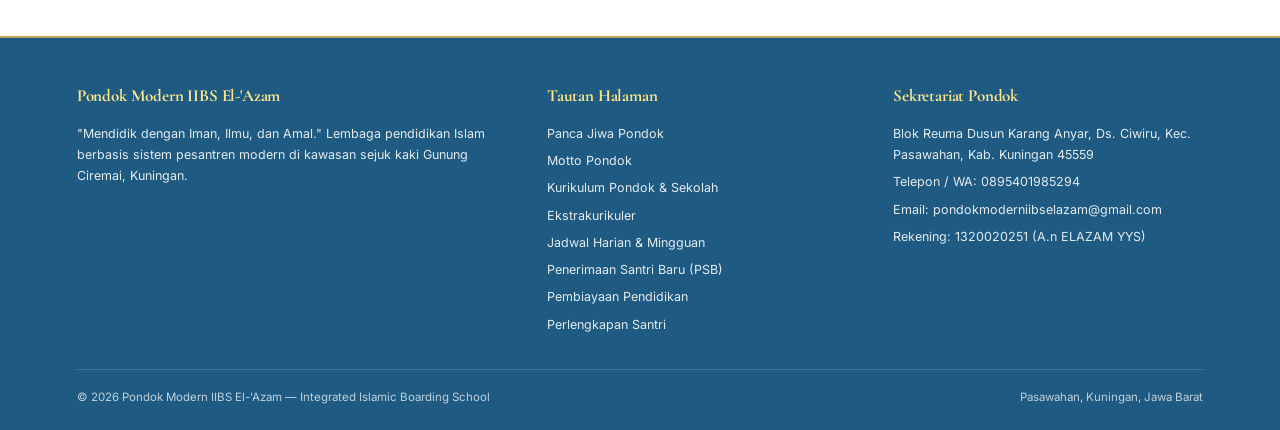
<file: jadwal.html>
<!DOCTYPE html>
<html lang="id">
<head>
    <meta charset="UTF-8">
    <meta name="viewport" content="width=device-width, initial-scale=1.0">
    <title>Jadwal Harian &amp; Mingguan | Pondok Modern IIBS El-'Azam</title>
    <meta name="description" content="Jadwal kegiatan harian dan mingguan santri di Pondok Modern IIBS El-'Azam Pasawahan, Kabupaten Kuningan.">
    <link href="https://fonts.googleapis.com/css2?family=Cormorant+Garamond:wght@600;700&family=Inter:wght@400;500;600&display=swap" rel="stylesheet">

    <style>
        :root {
            --sky-deep: #1E5A82;
            --sky-tint: #F4F9FC;
            --gold-accent: #C5A059;
            --gold-btn: #EAB308;
            --gold-btn-hover: #CA8A04;
            --ink-dark: #182230;
            --ink-body: #475467;
            --ink-muted: #667085;
            --line: #E4E7EC;
            --white: #FFFFFF;
        }

        * { margin: 0; padding: 0; box-sizing: border-box; font-family: 'Inter', sans-serif; }
        html { scroll-behavior: smooth; }
        body {
            background-color: var(--white);
            color: var(--ink-dark);
            font-size: 13.5px;
            line-height: 1.7;
            -webkit-font-smoothing: antialiased;
            padding-top: 64px;
        }
        h1, h2, h3, h4, .serif { font-family: 'Cormorant Garamond', serif; letter-spacing: -0.01em; }

        header {
            background: var(--sky-deep);
            padding: 6px 6%;
            min-height: 64px;
            position: fixed;
            top: 0;
            left: 0;
            right: 0;
            width: 100%;
            z-index: 1000;
            display: flex;
            justify-content: space-between;
            align-items: center;
            gap: 16px;
            border-bottom: 2px solid var(--gold-accent);
            transition: padding 0.3s ease, box-shadow 0.3s ease;
        }

        header.scrolled {
            min-height: 58px;
            box-shadow: 0 6px 20px rgba(30, 90, 130, 0.25);
        }

        .brand {
            display: flex;
            align-items: center;
            text-decoration: none;
            border-bottom: none;
            min-height: 44px;
            position: relative;
            flex-shrink: 0;
        }

        .brand-logo-wrap {
            display: flex;
            align-items: center;
        }

        .brand-logo-circle {
            height: 52px;
            min-width: 52px;
            padding: 0;
            border-radius: 4px;
            background: transparent;
            border: none;
            display: flex;
            align-items: center;
            justify-content: center;
            overflow: visible;
        }

        .brand-logo-circle img {
            max-height: 52px;
            width: auto;
            max-width: 160px;
            object-fit: contain;
            display: block;
        }

        .brand-wordmark {
            display: none;
            flex-direction: column;
            animation: fadeSlideIn 0.35s ease forwards;
        }

        .brand-wordmark small {
            font-size: 9.5px;
            letter-spacing: 1.8px;
            text-transform: uppercase;
            color: #FDE68A;
            font-weight: 600;
            line-height: 1.2;
            white-space: nowrap;
        }

        .brand-wordmark strong {
            font-family: 'Cormorant Garamond', serif;
            font-size: 21px;
            font-weight: 700;
            color: var(--white);
            letter-spacing: 0.8px;
            line-height: 1.1;
            white-space: nowrap;
        }

        .brand,
        .brand:visited,
        .brand:hover,
        .brand-wordmark,
        .brand-wordmark small,
        .brand-wordmark strong {
            text-decoration: none !important;
            border-bottom: none !important;
        }

        header.scrolled .brand-logo-wrap { display: none; }
        header.scrolled .brand-wordmark { display: flex; }

        @keyframes fadeSlideIn {
            from { opacity: 0; transform: translateY(-6px); }
            to { opacity: 1; transform: translateY(0); }
        }

        nav ul { list-style: none; display: flex; align-items: center; gap: 24px; }
        nav ul li { position: relative; flex-shrink: 0; }
        nav ul li > a {
            color: rgba(255, 255, 255, 0.94); text-decoration: none; font-size: 12.5px; font-weight: 500;
            letter-spacing: 0.3px; padding: 8px 0; display: inline-block; border-bottom: 1.5px solid transparent;
            transition: 0.2s; white-space: nowrap;
        }
        nav ul li > a:hover, nav ul li > a.active { color: var(--white); border-bottom-color: #FDE68A; }

        .dropdown-menu {
            display: none; position: absolute; top: 100%; left: 0; background: var(--white);
            min-width: 220px; border: 1px solid var(--line); border-top: 2px solid var(--sky-deep);
            box-shadow: 0 12px 28px rgba(16, 24, 40, 0.08); padding: 6px 0; z-index: 999;
        }
        nav ul li:hover > .dropdown-menu { display: block; }
        .dropdown-menu a {
            display: flex; justify-content: space-between; align-items: center;
            padding: 9px 16px; color: var(--ink-body); text-decoration: none; font-size: 12px; transition: 0.15s;
        }
        .dropdown-menu a:hover { background: var(--sky-tint); color: var(--sky-deep); font-weight: 500; }

        .has-submenu { position: relative; }
        .submenu {
            display: none; position: absolute; top: -2px; left: 100%; background: var(--white);
            min-width: 190px; border: 1px solid var(--line); border-top: 2px solid var(--gold-accent);
            box-shadow: 0 12px 28px rgba(16, 24, 40, 0.1); padding: 6px 0; z-index: 1000;
        }
        .has-submenu:hover > .submenu { display: block; }

        .header-actions {
            display: flex;
            align-items: center;
            gap: 10px;
            margin-left: 8px;
            flex-shrink: 0;
        }

        .btn-daftar-nav {
            display: inline-flex;
            align-items: center;
            justify-content: center;
            padding: 7px 16px;
            background-color: var(--gold-btn);
            color: var(--ink-dark) !important;
            text-decoration: none !important;
            font-size: 12px;
            font-weight: 600;
            border-radius: 999px;
            white-space: nowrap;
            line-height: 1.2;
            transition: background-color 0.2s ease, transform 0.2s ease;
        }

        .btn-daftar-nav:hover {
            background-color: var(--gold-btn-hover);
            color: var(--ink-dark) !important;
        }

        .icon-search {
            background: transparent; border: 1px solid rgba(255, 255, 255, 0.35); color: var(--white);
            width: 32px; height: 32px; border-radius: 50%; display: flex; align-items: center; justify-content: center; cursor: pointer;
            flex-shrink: 0;
        }
        .icon-search:hover { background: rgba(255, 255, 255, 0.15); }

        .search-popover {
            display: none;
            position: absolute;
            top: calc(100% + 8px);
            right: 6%;
            background: var(--white);
            padding: 12px;
            border: 1px solid var(--line);
            border-top: 2px solid var(--sky-deep);
            box-shadow: 0 12px 28px rgba(16, 24, 40, 0.14);
            z-index: 1100;
            width: min(340px, 88vw);
        }

        .search-popover.open {
            display: block;
        }

        .search-form {
            display: flex;
            align-items: stretch;
        }

        .search-form input {
            flex: 1;
            min-width: 0;
            padding: 9px 12px;
            border: 1px solid #D0D5DD;
            border-right: none;
            background: #F4F7F6;
            color: var(--ink-dark);
            font-size: 12.5px;
            outline: none;
        }

        .search-form input:focus {
            background: var(--white);
            border-color: var(--sky-deep);
        }

        .search-form button {
            padding: 0 16px;
            background: var(--sky-deep);
            color: var(--white);
            border: 1px solid var(--sky-deep);
            font-size: 12.5px;
            font-weight: 500;
            cursor: pointer;
            transition: background 0.2s;
            white-space: nowrap;
        }

        .search-form button:hover {
            background: #164463;
        }

        .menu-toggle {
            display: none;
            background: transparent;
            border: 1px solid rgba(255, 255, 255, 0.35);
            color: var(--white);
            width: 32px;
            height: 32px;
            border-radius: 6px;
            align-items: center;
            justify-content: center;
            cursor: pointer;
            font-size: 16px;
            flex-shrink: 0;
        }
        .menu-toggle:hover { background: rgba(255, 255, 255, 0.15); }

        .page-banner {
            background: var(--sky-tint);
            border-bottom: 1px solid #D6E9F5;
            padding: 40px 6%;
        }
        .page-banner-inner {
            max-width: 1180px;
            margin: 0 auto;
        }
        .breadcrumb {
            font-size: 12px;
            color: var(--ink-muted);
            margin-bottom: 8px;
        }
        .breadcrumb a {
            color: var(--sky-deep);
            text-decoration: none;
        }
        .page-banner h1 {
            font-size: 36px;
            color: var(--sky-deep);
            font-weight: 700;
            line-height: 1.2;
            margin-bottom: 6px;
        }
        .page-banner p {
            font-size: 13.5px;
            color: var(--ink-body);
            max-width: 680px;
        }

        .content-wrap {
            max-width: 1180px;
            margin: 48px auto 72px;
            padding: 0 4%;
        }

        .section-block {
            margin-bottom: 48px;
            scroll-margin-top: 84px;
        }

        .tab-header-line {
            border-bottom: 1.5px solid var(--sky-deep);
            margin-bottom: 24px;
            display: flex;
            align-items: flex-end;
        }
        .tab-header-line span {
            background-color: var(--sky-deep);
            color: var(--white);
            font-size: 11px;
            font-weight: 600;
            letter-spacing: 1.2px;
            padding: 6px 14px;
            text-transform: uppercase;
        }

        .jadwal-table-wrap {
            overflow-x: auto;
            border: 1px solid var(--line);
            border-radius: 6px;
        }

        table.jadwal-table {
            width: 100%;
            border-collapse: collapse;
            font-size: 13px;
        }

        table.jadwal-table th {
            background: var(--sky-tint);
            color: var(--sky-deep);
            font-weight: 600;
            text-align: left;
            padding: 12px 16px;
            border-bottom: 1.5px solid var(--sky-deep);
        }

        table.jadwal-table td {
            padding: 11px 16px;
            border-bottom: 1px solid var(--line);
            color: var(--ink-body);
            vertical-align: top;
        }

        table.jadwal-table tr:last-child td {
            border-bottom: none;
        }

        .waktu-col {
            white-space: nowrap;
            font-weight: 600;
            color: var(--ink-dark);
        }

        footer {
            background: var(--sky-deep);
            color: rgba(255, 255, 255, 0.88); padding: 44px 6% 22px; border-top: 2px solid var(--gold-accent);
        }
        .footer-inner {
            max-width: 1180px; margin: 0 auto; display: grid; grid-template-columns: 1.4fr 1fr 1fr;
            gap: 36px; padding-bottom: 28px; border-bottom: 1px solid rgba(255, 255, 255, 0.16);
        }
        .footer-inner h4 { font-family: 'Cormorant Garamond', serif; font-size: 17px; color: #FDE68A; margin-bottom: 12px; }
        .footer-inner p, .footer-inner li { font-size: 12.5px; line-height: 1.7; list-style: none; margin-bottom: 6px; }
        .footer-inner a { color: rgba(255, 255, 255, 0.88); text-decoration: none; }
        .footer-inner a:hover { color: #FDE68A; }
        .footer-bottom { max-width: 1180px; margin: 18px auto 0; display: flex; justify-content: space-between; font-size: 11.5px; color: rgba(255, 255, 255, 0.72); }

        @media (max-width: 900px) {
            header {
                display: flex;
                justify-content: space-between;
                align-items: center;
            }
            .menu-toggle { display: flex; order: 1; }
            .brand { order: 2; margin: 0 auto; }
            .header-actions { order: 3; margin-left: 8px; gap: 8px; }
            .btn-daftar-nav { padding: 6px 12px; font-size: 11.5px; }
            .search-popover { right: 6%; }

            nav {
                display: none;
                position: absolute;
                top: 100%;
                left: 0;
                right: 0;
                background: var(--sky-deep);
                border-bottom: 2px solid var(--gold-accent);
                padding: 12px 6% 18px;
                box-shadow: 0 12px 24px rgba(15, 42, 68, 0.25);
            }
            nav.open { display: block; }
            nav ul { display: flex; flex-direction: column; align-items: flex-start; gap: 8px; }
            nav ul li { width: 100%; }
            nav ul li:hover > .dropdown-menu { display: none; }
            .dropdown-menu {
                position: static;
                display: none;
                background: rgba(255, 255, 255, 0.06);
                border: none;
                border-left: 2px solid #FDE68A;
                box-shadow: none;
                padding: 4px 0 4px 12px;
                margin-top: 4px;
            }
            nav ul li.dropdown.open > .dropdown-menu { display: block; }
            .dropdown-menu a { color: rgba(255, 255, 255, 0.88); padding: 5px 8px; }
            .dropdown-menu a:hover { background: transparent; color: #FDE68A; }
            .has-submenu:hover > .submenu { display: none; }
            .submenu {
                position: static;
                display: none;
                background: rgba(255, 255, 255, 0.05);
                border: none;
                border-left: 2px solid var(--gold-accent);
                box-shadow: none;
                padding: 2px 0 2px 14px;
                margin: 2px 0 6px;
            }
            .has-submenu.open > .submenu { display: block; }

            .page-banner h1 { font-size: 28px; }
            .footer-inner { grid-template-columns: 1fr; }
            .footer-bottom { flex-direction: column; gap: 6px; }
        }
    </style>
</head>
<body>

    <header id="main-header">
        <button class="menu-toggle" onclick="toggleMenu()" title="Buka Menu" aria-label="Buka Menu">&#9776;</button>

        <a href="index.html" class="brand" title="Pondok Modern IIBS El-'Azam">
            <div class="brand-logo-wrap">
                <div class="brand-logo-circle">
                    <img src="images/Logo PONDOK.png" alt="Logo Pondok Modern IIBS El-'Azam">
                </div>
            </div>

            <div class="brand-wordmark">
                <small>Integrated Islamic Boarding School</small>
                <strong>IIBS EL-'AZAM</strong>
            </div>
        </a>

        <nav id="main-nav">
            <ul>
                <li><a href="index.html">Beranda</a></li>
                <li class="dropdown">
                    <a href="profil.html" onclick="toggleDropdown(event, this)">Tentang Pondok &#9662;</a>
                    <div class="dropdown-menu">
                        <a href="profil.html#muqoddimah">Muqoddimah</a>
                        <div class="has-submenu">
                            <a href="profil.html#muqoddimah" onclick="toggleSubmenu(event, this)">Falsafah &rsaquo;</a>
                            <div class="submenu">
                                <a href="panca-jiwa.html">Panca Jiwa</a>
                                <a href="motto.html">Motto</a>
                            </div>
                        </div>
                    </div>
                </li>
                <li class="dropdown">
                    <a href="kurikulum.html" class="active" onclick="toggleDropdown(event, this)">Pendidikan &#9662;</a>
                    <div class="dropdown-menu">
                        <a href="kurikulum.html">Kurikulum Pondok &amp; Sekolah</a>
                        <a href="ekstrakurikuler.html">Ekstrakurikuler</a>
                        <a href="jadwal.html">Jadwal Harian &amp; Mingguan</a>
                    </div>
                </li>
                <li class="dropdown">
                    <a href="psb.html" onclick="toggleDropdown(event, this)">Pendaftaran &#9662;</a>
                    <div class="dropdown-menu">
                        <a href="psb.html">Penerimaan Santri Baru (PSB)</a>
                        <a href="biaya.html">Pembiayaan Pendidikan</a>
                        <a href="perlengkapan.html">Perlengkapan Santri</a>
                    </div>
                </li>
                <li><a href="kontak.html">Kontak &amp; Alamat</a></li>
            </ul>
        </nav>

        <div class="header-actions">
            <a
              href="https://docs.google.com/forms/d/e/1FAIpQLScqXFZ52vTLcIygKnMtI5K5_jBDjHdJ_qKKoQYLFE7EmR-4Og/viewform"
              target="_blank"
              rel="noopener noreferrer"
              class="btn-daftar-nav"
            >Daftar Sekarang</a>
            <button class="icon-search" id="searchToggleBtn" onclick="toggleSearch(event)" title="Cari Informasi" aria-label="Cari Informasi">
                <svg width="14" height="14" viewBox="0 0 24 24" fill="none" stroke="currentColor" stroke-width="2">
                    <circle cx="11" cy="11" r="8"></circle>
                    <line x1="21" y1="21" x2="16.65" y2="16.65"></line>
                </svg>
            </button>
        </div>

        <div class="search-popover" id="searchPopover">
            <form class="search-form" onsubmit="submitSearch(event)">
                <input type="text" id="searchInput" placeholder="Cari informasi..." autocomplete="off">
                <button type="submit">Search</button>
            </form>
        </div>
    </header>

    <section class="page-banner">
        <div class="page-banner-inner">
            <div class="breadcrumb"><a href="index.html">Beranda</a> / Pendidikan / Jadwal Harian &amp; Mingguan</div>
            <h1>Jadwal Harian &amp; Mingguan</h1>
            <p>Rangkaian aktivitas ibadah, pembelajaran, kemandirian asrama, dan pembinaan santri di Pondok Modern IIBS El-'Azam.</p>
        </div>
    </section>

    <main class="content-wrap">
        <section class="section-block">
            <div class="tab-header-line">
                <span>Jadwal Harian</span>
            </div>

            <div class="jadwal-table-wrap">
                <table class="jadwal-table">
                    <thead>
                        <tr>
                            <th>Waktu</th>
                            <th>Kegiatan</th>
                        </tr>
                    </thead>
                    <tbody>
                        <tr>
                            <td class="waktu-col">04.00 - 04.30</td>
                            <td>Bangun pagi, shalat tahajjud dan muhasabah</td>
                        </tr>
                        <tr>
                            <td class="waktu-col">04.30 - 05.30</td>
                            <td>Tahfidzul Qur'an</td>
                        </tr>
                        <tr>
                            <td class="waktu-col">05.30 - 07.00</td>
                            <td>Vocabulary, sarapan, mandi</td>
                        </tr>
                        <tr>
                            <td class="waktu-col">07.00 - 12.20</td>
                            <td>Kegiatan Belajar Mengajar (KBM)</td>
                        </tr>
                        <tr>
                            <td class="waktu-col">12.20 - 14.00</td>
                            <td>Shalat dzuhur dan makan siang</td>
                        </tr>
                        <tr>
                            <td class="waktu-col">14.00 - 15.20</td>
                            <td>Kegiatan Belajar Mengajar (KBM)</td>
                        </tr>
                        <tr>
                            <td class="waktu-col">15.20 - 16.00</td>
                            <td>Shalat ashar berjama'ah</td>
                        </tr>
                        <tr>
                            <td class="waktu-col">16.00 - 17.00</td>
                            <td>Kegiatan ekstrakurikuler</td>
                        </tr>
                        <tr>
                            <td class="waktu-col">17.00 - 18.00</td>
                            <td>Makan sore dan mandi</td>
                        </tr>
                        <tr>
                            <td class="waktu-col">18.00 - 19.00</td>
                            <td>Shalat magrib dan tilawah Al-Qur'an</td>
                        </tr>
                        <tr>
                            <td class="waktu-col">19.00 - 19.30</td>
                            <td>Shalat isya</td>
                        </tr>
                        <tr>
                            <td class="waktu-col">19.30 - 21.30</td>
                            <td>Belajar terpimpin</td>
                        </tr>
                    </tbody>
                </table>
            </div>
        </section>

        <section class="section-block">
            <div class="tab-header-line">
                <span>Jadwal Mingguan Santri</span>
            </div>

            <div class="jadwal-table-wrap">
                <table class="jadwal-table">
                    <thead>
                        <tr>
                            <th>Waktu</th>
                            <th>Kegiatan</th>
                        </tr>
                    </thead>
                    <tbody>
                        <tr>
                            <td class="waktu-col">Shubuh / Malam Jum'at</td>
                            <td>Kegiatan Malam Jum'at</td>
                        </tr>
                        <tr>
                            <td class="waktu-col">Malam Selasa</td>
                            <td>Latihan Nagmatul Qur'an</td>
                        </tr>
                        <tr>
                            <td class="waktu-col">Malam Kamis &amp; Minggu</td>
                            <td>Latihan Pidato 3 Bahasa</td>
                        </tr>
                        <tr>
                            <td class="waktu-col">Sore Hari</td>
                            <td>Kegiatan kewirausahaan</td>
                        </tr>
                        <tr>
                            <td class="waktu-col">Sore Hari</td>
                            <td>Kegiatan seni dan keterampilan</td>
                        </tr>
                        <tr>
                            <td class="waktu-col">Minggu Pagi</td>
                            <td>Kuliah subuh dan kebersihan umum</td>
                        </tr>
                        <tr>
                            <td class="waktu-col">Rabu &amp; Minggu Pagi</td>
                            <td>Kegiatan olahraga</td>
                        </tr>
                        <tr>
                            <td class="waktu-col">Sabtu Sore</td>
                            <td>Latihan Marching Band</td>
                        </tr>
                        <tr>
                            <td class="waktu-col">Jum'at</td>
                            <td>Latihan Kepramukaan</td>
                        </tr>
                        <tr>
                            <td class="waktu-col">Kamis &amp; Minggu Sore</td>
                            <td>Latihan Silat Merpati Putih</td>
                        </tr>
                    </tbody>
                </table>
            </div>
        </section>
    </main>

    <footer>
        <div class="footer-inner">
            <div>
                <h4>Pondok Modern IIBS El-'Azam</h4>
                <p>"Mendidik dengan Iman, Ilmu, dan Amal." Lembaga pendidikan Islam berbasis sistem pesantren modern di kawasan sejuk kaki Gunung Ciremai, Kuningan.</p>
            </div>
            <div>
                <h4>Tautan Halaman</h4>
                <ul>
                    <li><a href="panca-jiwa.html">Panca Jiwa Pondok</a></li>
                    <li><a href="motto.html">Motto Pondok</a></li>
                    <li><a href="kurikulum.html">Kurikulum Pondok &amp; Sekolah</a></li>
                    <li><a href="ekstrakurikuler.html">Ekstrakurikuler</a></li>
                    <li><a href="jadwal.html">Jadwal Harian &amp; Mingguan</a></li>
                    <li><a href="psb.html">Penerimaan Santri Baru (PSB)</a></li>
                    <li><a href="biaya.html">Pembiayaan Pendidikan</a></li>
                    <li><a href="perlengkapan.html">Perlengkapan Santri</a></li>
                </ul>
            </div>
            <div>
                <h4>Sekretariat Pondok</h4>
                <ul>
                    <li>Blok Reuma Dusun Karang Anyar, Ds. Ciwiru, Kec. Pasawahan, Kab. Kuningan 45559</li>
                    <li>Telepon / WA: <a href="https://wa.me/62895401985294" target="_blank">0895401985294</a></li>
                    <li>Email: pondokmoderniibselazam@gmail.com</li>
                    <li>Rekening: 1320020251 (A.n ELAZAM YYS)</li>
                </ul>
            </div>
        </div>
        <div class="footer-bottom">
            <span>&copy; 2026 Pondok Modern IIBS El-'Azam &mdash; Integrated Islamic Boarding School</span>
            <span>Pasawahan, Kuningan, Jawa Barat</span>
        </div>
    </footer>

    <script>
        function toggleMenu() {
            const nav = document.getElementById("main-nav");
            if (nav) nav.classList.toggle("open");
        }

        function toggleDropdown(event, linkEl) {
            if (window.innerWidth <= 900) {
                event.preventDefault();
                const parentLi = linkEl.parentElement;
                parentLi.classList.toggle("open");
            }
        }

        function toggleSubmenu(event, linkEl) {
            if (window.innerWidth <= 900) {
                event.preventDefault();
                event.stopPropagation();
                linkEl.parentElement.classList.toggle("open");
            }
        }

        function toggleSearch(event) {
            event.stopPropagation();
            const popover = document.getElementById("searchPopover");
            const input = document.getElementById("searchInput");
            if (!popover) return;
            popover.classList.toggle("open");
            if (popover.classList.contains("open") && input) {
                setTimeout(() => input.focus(), 50);
            }
        }

        document.addEventListener("click", function(event) {
            const popover = document.getElementById("searchPopover");
            const btn = document.getElementById("searchToggleBtn");
            if (popover && popover.classList.contains("open")) {
                if (!popover.contains(event.target) && (!btn || !btn.contains(event.target))) {
                    popover.classList.remove("open");
                }
            }
        });

        function submitSearch(event) {
            event.preventDefault();
            const input = document.getElementById("searchInput");
            const kata = input ? input.value.trim() : "";
            if (!kata) return;
            const k = kata.toLowerCase();
            if (k.includes("panca")) {
                window.location.href = "panca-jiwa.html";
            } else if (k.includes("motto")) {
                window.location.href = "motto.html";
            } else if (k.includes("perlengkapan")) {
                window.location.href = "perlengkapan.html";
            } else if (k.includes("biaya") || k.includes("pembiayaan")) {
                window.location.href = "biaya.html";
            } else if (k.includes("syarat") || k.includes("daftar") || k.includes("psb")) {
                window.location.href = "psb.html";
            } else if (k.includes("jadwal")) {
                window.location.href = "jadwal.html";
            } else if (k.includes("ekskul") || k.includes("ekstrakurikuler")) {
                window.location.href = "ekstrakurikuler.html";
            } else if (k.includes("kurikulum") || k.includes("pondok") || k.includes("sekolah")) {
                window.location.href = "kurikulum.html";
            } else if (k.includes("kontak") || k.includes("alamat")) {
                window.location.href = "kontak.html";
            } else {
                window.location.href = "profil.html";
            }
        }

        window.addEventListener("scroll", function() {
            const header = document.getElementById("main-header");
            if (window.scrollY > 50) {
                header.classList.add("scrolled");
            } else {
                header.classList.remove("scrolled");
            }
        });
    </script>

</body>
</html>
</file>
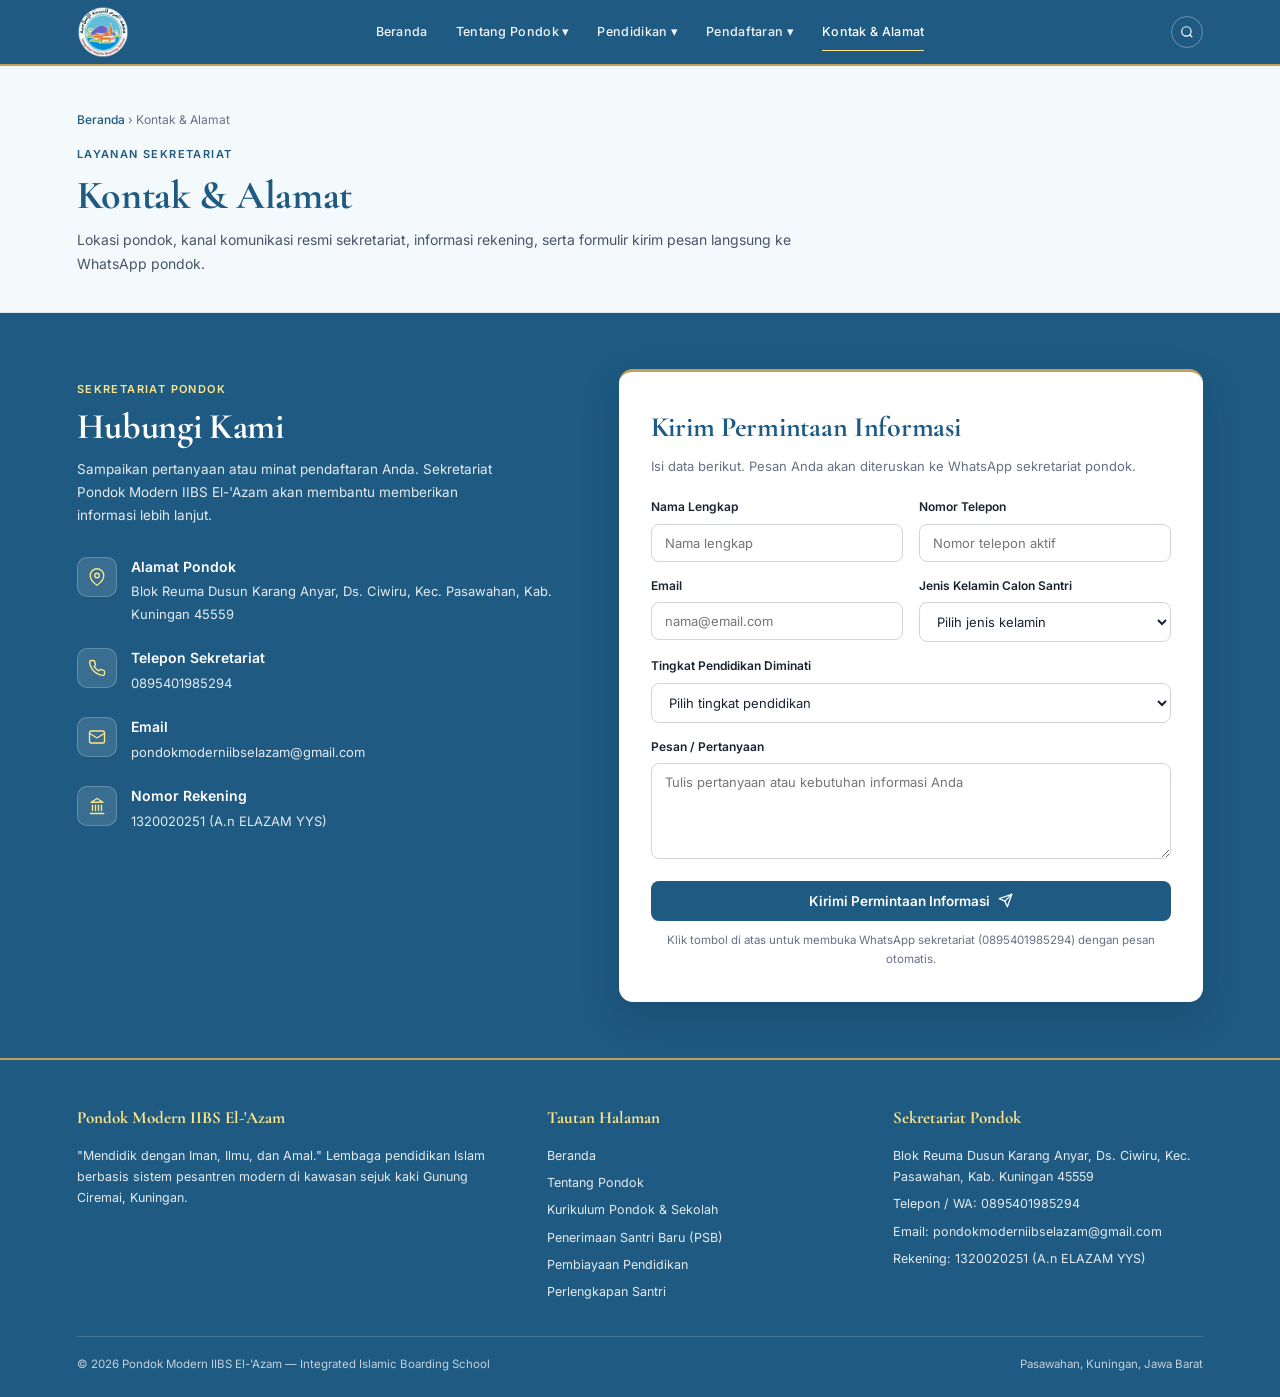
<file: kontak.html>
<!DOCTYPE html>
<html lang="id">
<head>
    <meta charset="UTF-8">
    <meta name="viewport" content="width=device-width, initial-scale=1.0">
    <title>Kontak &amp; Alamat | Pondok Modern IIBS El-'Azam</title>
    <meta name="description" content="Alamat, kontak sekretariat, nomor rekening, dan formulir permintaan informasi Pondok Modern IIBS El-'Azam Kuningan.">
    <link href="https://fonts.googleapis.com/css2?family=Cormorant+Garamond:wght@600;700&family=Inter:wght@400;500;600&display=swap" rel="stylesheet">
    <style>
        :root {
            --sky-deep: #1E5A82;
            --sky-tint: #F4F9FC;
            --gold-accent: #C5A059;
            --gold-btn: #EAB308;
            --gold-btn-hover: #CA8A04;
            --ink-dark: #182230;
            --ink-body: #475467;
            --ink-muted: #667085;
            --line: #E4E7EC;
            --white: #FFFFFF;
        }

        * { margin: 0; padding: 0; box-sizing: border-box; font-family: 'Inter', sans-serif; }
        html { scroll-behavior: smooth; }
        body { background-color: var(--white); color: var(--ink-dark); font-size: 13.5px; line-height: 1.7; -webkit-font-smoothing: antialiased; }
        h1, h2, h3, .serif { font-family: 'Cormorant Garamond', serif; letter-spacing: -0.01em; }

        header {
            background: var(--sky-deep); padding: 6px 6%; min-height: 64px; position: sticky; top: 0; z-index: 1000;
            display: flex; justify-content: space-between; align-items: center; border-bottom: 2px solid var(--gold-accent);
            transition: padding 0.3s ease, box-shadow 0.3s ease;
        }
        header.scrolled { padding: 6px 6%; min-height: 58px; box-shadow: 0 6px 20px rgba(30, 90, 130, 0.25); }

        .brand { display: flex; align-items: center; text-decoration: none; border-bottom: none; min-height: 44px; position: relative; }
        .brand-logo-wrap { display: flex; align-items: center; transition: opacity 0.3s ease, transform 0.3s ease; }
        .brand-logo-circle { height: 52px; min-width: 52px; padding: 0; border-radius: 4px; background: transparent; border: none; display: flex; align-items: center; justify-content: center; }
        .brand-logo-circle img { max-height: 52px; width: auto; max-width: 160px; object-fit: contain; display: block; }
        .brand-wordmark { display: none; flex-direction: column; animation: fadeSlideIn 0.35s ease forwards; }
        .brand-wordmark small { font-size: 9.5px; letter-spacing: 1.8px; text-transform: uppercase; color: #FDE68A; font-weight: 600; line-height: 1.2; }
        .brand-wordmark strong { font-family: 'Cormorant Garamond', serif; font-size: 21px; font-weight: 700; color: var(--white); letter-spacing: 0.8px; line-height: 1.1; }
        .brand, .brand:visited, .brand:hover, .brand-wordmark, .brand-wordmark small, .brand-wordmark strong { text-decoration: none !important; border-bottom: none !important; }
        header.scrolled .brand-logo-wrap { display: none; }
        header.scrolled .brand-wordmark { display: flex; }

        @keyframes fadeSlideIn {
            from { opacity: 0; transform: translateY(-6px); }
            to { opacity: 1; transform: translateY(0); }
        }

        nav ul { list-style: none; display: flex; align-items: center; gap: 28px; }
        nav ul li { position: relative; }
        nav ul li > a {
            color: rgba(255, 255, 255, 0.94); text-decoration: none; font-size: 12.5px; font-weight: 500;
            letter-spacing: 0.3px; padding: 8px 0; display: inline-block; border-bottom: 1.5px solid transparent; transition: 0.2s;
        }
        nav ul li > a:hover, nav ul li > a.active { color: var(--white); border-bottom-color: #FDE68A; }

        .dropdown-menu {
            display: none; position: absolute; top: 100%; left: 0; background: var(--white);
            min-width: 245px; border: 1px solid var(--line); border-top: 2px solid var(--sky-deep);
            box-shadow: 0 12px 28px rgba(16, 24, 40, 0.08); padding: 6px 0; z-index: 999;
        }
        nav ul li:hover > .dropdown-menu { display: block; }
        .dropdown-menu a {
            display: flex; justify-content: space-between; align-items: center;
            padding: 9px 16px; color: var(--ink-body); text-decoration: none; font-size: 12px; transition: 0.15s;
        }
        .dropdown-menu a:hover { background: var(--sky-tint); color: var(--sky-deep); font-weight: 500; }

        .has-submenu { position: relative; }
        .submenu {
            display: none; position: absolute; top: -2px; left: 100%; background: var(--white);
            min-width: 195px; border: 1px solid var(--line); border-top: 2px solid var(--gold-accent);
            box-shadow: 0 12px 28px rgba(16, 24, 40, 0.1); padding: 6px 0; z-index: 1000;
        }
        .has-submenu:hover > .submenu { display: block; }

        .header-actions { display: flex; align-items: center; gap: 10px; }

        .icon-search {
            background: transparent; border: 1px solid rgba(255, 255, 255, 0.35); color: var(--white);
            width: 32px; height: 32px; border-radius: 50%; display: flex; align-items: center; justify-content: center; cursor: pointer;
        }
        .icon-search:hover { background: rgba(255, 255, 255, 0.15); }
        .menu-toggle {
            display: none; background: transparent; border: 1px solid rgba(255, 255, 255, 0.35); color: var(--white);
            width: 32px; height: 32px; border-radius: 6px; align-items: center; justify-content: center; cursor: pointer; font-size: 16px;
        }

        .search-popover {
            display: none; position: absolute; top: calc(100% + 8px); right: 6%; background: var(--white);
            padding: 12px; border: 1px solid var(--line); border-top: 2px solid var(--sky-deep);
            box-shadow: 0 12px 28px rgba(16, 24, 40, 0.14); z-index: 1100; width: min(340px, 88vw);
        }
        .search-popover.open { display: block; }
        .search-form { display: flex; align-items: stretch; }
        .search-form input {
            flex: 1; min-width: 0; padding: 9px 12px; border: 1px solid #D0D5DD; border-right: none;
            background: #F4F7F6; color: var(--ink-dark); font-size: 12.5px; outline: none;
        }
        .search-form button {
            padding: 0 16px; background: var(--sky-deep); color: var(--white); border: 1px solid var(--sky-deep);
            font-size: 12.5px; font-weight: 500; cursor: pointer; white-space: nowrap;
        }

        .page-header {
            background: var(--sky-tint); border-bottom: 1px solid #D6E9F5; padding: 44px 6% 36px;
        }
        .page-header-inner { max-width: 1140px; margin: 0 auto; }
        .breadcrumb { font-size: 12px; color: var(--ink-muted); margin-bottom: 12px; }
        .breadcrumb a { color: var(--sky-deep); text-decoration: none; font-weight: 500; }
        .page-kicker {
            display: inline-block; font-size: 11px; font-weight: 600; letter-spacing: 1.4px;
            text-transform: uppercase; color: var(--sky-deep); margin-bottom: 8px;
        }
        .page-header h1 { font-size: 40px; color: var(--sky-deep); font-weight: 700; margin-bottom: 10px; line-height: 1.15; }
        .page-header p { font-size: 14px; color: var(--ink-body); max-width: 720px; }

        .contact-band {
            background: var(--sky-deep);
            padding: 56px 6%;
        }
        .contact-band-inner {
            max-width: 1140px;
            margin: 0 auto;
            display: grid;
            grid-template-columns: 0.92fr 1.08fr;
            gap: 44px;
            align-items: start;
        }

        .contact-info-col {
            color: var(--white);
            padding-top: 8px;
        }
        .contact-kicker {
            display: inline-block;
            font-size: 11px;
            font-weight: 600;
            letter-spacing: 1.4px;
            text-transform: uppercase;
            color: #FDE68A;
            margin-bottom: 8px;
        }
        .contact-info-col h2 {
            font-size: 36px;
            color: var(--white);
            font-weight: 700;
            margin-bottom: 10px;
            line-height: 1.15;
        }
        .contact-lead {
            font-size: 13.5px;
            color: rgba(255, 255, 255, 0.88);
            margin-bottom: 28px;
            max-width: 440px;
        }

        .contact-item-list {
            display: flex;
            flex-direction: column;
            gap: 20px;
        }
        .contact-item {
            display: flex;
            align-items: flex-start;
            gap: 14px;
        }
        .contact-icon-box {
            width: 40px;
            height: 40px;
            border-radius: 10px;
            background: rgba(255, 255, 255, 0.12);
            border: 1px solid rgba(255, 255, 255, 0.22);
            color: #FDE68A;
            display: flex;
            align-items: center;
            justify-content: center;
            flex-shrink: 0;
            margin-top: 2px;
        }
        .contact-item-body strong {
            display: block;
            font-size: 14px;
            font-weight: 600;
            color: var(--white);
            margin-bottom: 2px;
        }
        .contact-item-body span,
        .contact-item-body a {
            font-size: 13px;
            color: rgba(255, 255, 255, 0.88);
            text-decoration: none;
            line-height: 1.55;
        }
        .contact-item-body a:hover {
            color: #FDE68A;
            text-decoration: underline;
        }

        .inquiry-card {
            background: var(--white);
            border-radius: 14px;
            padding: 32px;
            box-shadow: 0 16px 36px rgba(15, 36, 56, 0.22);
            border-top: 3px solid var(--gold-accent);
        }
        .inquiry-card h3 {
            font-size: 28px;
            color: var(--sky-deep);
            font-weight: 700;
            margin-bottom: 4px;
        }
        .inquiry-subtitle {
            font-size: 13px;
            color: var(--ink-muted);
            margin-bottom: 20px;
        }

        .form-grid-2 {
            display: grid;
            grid-template-columns: 1fr 1fr;
            gap: 14px 16px;
        }
        .form-group {
            display: flex;
            flex-direction: column;
            margin-bottom: 14px;
        }
        .form-grid-2 .form-group {
            margin-bottom: 0;
        }
        .form-group label {
            font-size: 12px;
            font-weight: 600;
            color: var(--ink-dark);
            margin-bottom: 6px;
        }
        .form-group input,
        .form-group select,
        .form-group textarea {
            width: 100%;
            padding: 10px 13px;
            border: 1px solid #D0D5DD;
            border-radius: 8px;
            background: var(--white);
            color: var(--ink-dark);
            font-size: 13px;
            outline: none;
            transition: border-color 0.2s, box-shadow 0.2s;
        }
        .form-group input:focus,
        .form-group select:focus,
        .form-group textarea:focus {
            border-color: var(--sky-deep);
            box-shadow: 0 0 0 3px rgba(30, 90, 130, 0.12);
        }
        .form-group textarea {
            min-height: 96px;
            resize: vertical;
        }

        .btn-wa-submit {
            width: 100%;
            margin-top: 8px;
            padding: 12px 20px;
            background: var(--sky-deep);
            color: var(--white);
            border: none;
            border-radius: 8px;
            font-size: 13.5px;
            font-weight: 600;
            cursor: pointer;
            display: inline-flex;
            align-items: center;
            justify-content: center;
            gap: 8px;
            transition: background-color 0.2s;
        }
        .btn-wa-submit:hover {
            background: #164463;
        }
        .form-note {
            margin-top: 10px;
            font-size: 11.5px;
            color: var(--ink-muted);
            text-align: center;
        }

        footer {
            background: var(--sky-deep); color: rgba(255, 255, 255, 0.88);
            padding: 44px 6% 22px; border-top: 2px solid var(--gold-accent);
        }
        .footer-inner {
            max-width: 1180px; margin: 0 auto; display: grid; grid-template-columns: 1.4fr 1fr 1fr;
            gap: 36px; padding-bottom: 28px; border-bottom: 1px solid rgba(255, 255, 255, 0.16);
        }
        .footer-inner h4 { font-family: 'Cormorant Garamond', serif; font-size: 17px; color: #FDE68A; margin-bottom: 12px; }
        .footer-inner p, .footer-inner li { font-size: 12.5px; line-height: 1.7; list-style: none; margin-bottom: 6px; }
        .footer-inner a { color: rgba(255, 255, 255, 0.88); text-decoration: none; }
        .footer-inner a:hover { color: #FDE68A; }
        .footer-bottom {
            max-width: 1180px; margin: 18px auto 0; display: flex; justify-content: space-between;
            font-size: 11.5px; color: rgba(255, 255, 255, 0.72);
        }

        @media (max-width: 960px) {
            .contact-band-inner {
                grid-template-columns: 1fr;
                gap: 32px;
            }
        }

        @media (max-width: 900px) {
            header { display: flex; justify-content: space-between; align-items: center; }
            .menu-toggle { display: flex; order: 1; }
            .brand { order: 2; margin: 0 auto; }
            .header-actions { order: 3; }
            .search-popover { right: 6%; }
            nav {
                display: none; position: absolute; top: 100%; left: 0; right: 0; background: var(--sky-deep);
                border-bottom: 2px solid var(--gold-accent); padding: 12px 6% 18px;
            }
            nav.open { display: block; }
            nav ul { flex-direction: column; align-items: flex-start; gap: 8px; }
            nav ul li { width: 100%; }
            nav ul li:hover > .dropdown-menu { display: none; }
            .dropdown-menu {
                position: static; display: none; background: rgba(255, 255, 255, 0.06);
                border: none; border-left: 2px solid #FDE68A; box-shadow: none; padding: 4px 0 4px 12px; margin-top: 4px;
            }
            nav ul li.dropdown.open > .dropdown-menu { display: block; }
            .dropdown-menu a { color: rgba(255, 255, 255, 0.9); padding: 6px 8px; }
            .has-submenu:hover > .submenu { display: none; }
            .submenu {
                position: static; display: none; background: rgba(255, 255, 255, 0.05);
                border: none; border-left: 2px solid var(--gold-accent); box-shadow: none; padding: 2px 0 2px 14px; margin: 2px 0 6px;
            }
            .has-submenu.open > .submenu { display: block; }
            .page-header h1 { font-size: 30px; }
            .contact-info-col h2 { font-size: 28px; }
            .footer-inner { grid-template-columns: 1fr; }
            .footer-bottom { flex-direction: column; gap: 6px; }
        }

        @media (max-width: 600px) {
            .form-grid-2 { grid-template-columns: 1fr; gap: 14px; }
            .inquiry-card { padding: 22px 18px; }
        }
    </style>
</head>
<body>

    <header id="main-header">
        <button class="menu-toggle" onclick="toggleMenu()" title="Buka Menu" aria-label="Buka Menu">&#9776;</button>

        <a href="index.html" class="brand" title="Pondok Modern IIBS El-'Azam">
            <div class="brand-logo-wrap">
                <div class="brand-logo-circle">
                    <img src="images/Logo PONDOK.png" alt="Logo Pondok Modern IIBS El-'Azam">
                </div>
            </div>
            <div class="brand-wordmark">
                <small>Integrated Islamic Boarding School</small>
                <strong>IIBS EL-'AZAM</strong>
            </div>
        </a>

        <nav id="main-nav">
            <ul>
                <li><a href="index.html">Beranda</a></li>
                <li class="dropdown">
                    <a href="profil.html" onclick="toggleDropdown(event, this)">Tentang Pondok &#9662;</a>
                    <div class="dropdown-menu">
                        <a href="profil.html#muqoddimah">Muqoddimah</a>
                        <div class="has-submenu">
                            <a href="profil.html#muqoddimah" onclick="toggleSubmenu(event, this)">Falsafah &rsaquo;</a>
                            <div class="submenu">
                                <a href="panca-jiwa.html">Panca Jiwa</a>
                                <a href="motto.html">Motto</a>
                            </div>
                        </div>
                    </div>
                </li>
                <li class="dropdown">
                    <a href="kurikulum.html" onclick="toggleDropdown(event, this)">Pendidikan &#9662;</a>
                    <div class="dropdown-menu">
                        <a href="kurikulum.html">Kurikulum Pondok &amp; Sekolah</a>
                        <a href="ekstrakurikuler.html">Ekstrakurikuler</a>
                        <a href="jadwal.html">Jadwal Harian &amp; Mingguan</a>
                    </div>
                </li>
                <li class="dropdown">
                    <a href="psb.html" onclick="toggleDropdown(event, this)">Pendaftaran &#9662;</a>
                    <div class="dropdown-menu">
                        <a href="psb.html">Penerimaan Santri Baru (PSB)</a>
                        <a href="biaya.html">Pembiayaan Pendidikan</a>
                        <a href="perlengkapan.html">Perlengkapan Santri</a>
                    </div>
                </li>
                <li><a href="kontak.html" class="active">Kontak &amp; Alamat</a></li>
            </ul>
        </nav>

        <div class="header-actions">
            <button class="icon-search" id="searchToggleBtn" onclick="toggleSearch(event)" title="Cari Informasi" aria-label="Cari Informasi">
                <svg width="14" height="14" viewBox="0 0 24 24" fill="none" stroke="currentColor" stroke-width="2">
                    <circle cx="11" cy="11" r="8"></circle>
                    <line x1="21" y1="21" x2="16.65" y2="16.65"></line>
                </svg>
            </button>
        </div>

        <div class="search-popover" id="searchPopover">
            <form class="search-form" onsubmit="submitSearch(event)">
                <input type="text" id="searchInput" placeholder="Cari informasi..." autocomplete="off">
                <button type="submit">Search</button>
            </form>
        </div>
    </header>

    <section class="page-header">
        <div class="page-header-inner">
            <div class="breadcrumb">
                <a href="index.html">Beranda</a> &rsaquo; Kontak &amp; Alamat
            </div>
            <span class="page-kicker">Layanan Sekretariat</span>
            <h1>Kontak &amp; Alamat</h1>
            <p>Lokasi pondok, kanal komunikasi resmi sekretariat, informasi rekening, serta formulir kirim pesan langsung ke WhatsApp pondok.</p>
        </div>
    </section>

    <section class="contact-band">
        <div class="contact-band-inner">
            <div class="contact-info-col">
                <span class="contact-kicker">Sekretariat Pondok</span>
                <h2>Hubungi Kami</h2>
                <p class="contact-lead">Sampaikan pertanyaan atau minat pendaftaran Anda. Sekretariat Pondok Modern IIBS El-'Azam akan membantu memberikan informasi lebih lanjut.</p>

                <div class="contact-item-list">
                    <div class="contact-item">
                        <div class="contact-icon-box" aria-hidden="true">
                            <svg width="18" height="18" viewBox="0 0 24 24" fill="none" stroke="currentColor" stroke-width="1.8" stroke-linecap="round" stroke-linejoin="round">
                                <path d="M21 10c0 7-9 13-9 13s-9-6-9-13a9 9 0 0 1 18 0z"></path>
                                <circle cx="12" cy="10" r="3"></circle>
                            </svg>
                        </div>
                        <div class="contact-item-body">
                            <strong>Alamat Pondok</strong>
                            <span>Blok Reuma Dusun Karang Anyar, Ds. Ciwiru, Kec. Pasawahan, Kab. Kuningan 45559</span>
                        </div>
                    </div>

                    <div class="contact-item">
                        <div class="contact-icon-box" aria-hidden="true">
                            <svg width="18" height="18" viewBox="0 0 24 24" fill="none" stroke="currentColor" stroke-width="1.8" stroke-linecap="round" stroke-linejoin="round">
                                <path d="M22 16.92v3a2 2 0 0 1-2.18 2 19.79 19.79 0 0 1-8.63-3.07 19.5 19.5 0 0 1-6-6 19.79 19.79 0 0 1-3.07-8.67A2 2 0 0 1 4.11 2h3a2 2 0 0 1 2 1.72 12.84 12.84 0 0 0 .7 2.81 2 2 0 0 1-.45 2.11L8.09 9.91a16 16 0 0 0 6 6l1.27-1.27a2 2 0 0 1 2.11-.45 12.84 12.84 0 0 0 2.81.7A2 2 0 0 1 22 16.92z"></path>
                            </svg>
                        </div>
                        <div class="contact-item-body">
                            <strong>Telepon Sekretariat</strong>
                            <a href="https://wa.me/62895401985294" target="_blank" rel="noopener noreferrer">0895401985294</a>
                        </div>
                    </div>

                    <div class="contact-item">
                        <div class="contact-icon-box" aria-hidden="true">
                            <svg width="18" height="18" viewBox="0 0 24 24" fill="none" stroke="currentColor" stroke-width="1.8" stroke-linecap="round" stroke-linejoin="round">
                                <rect x="2" y="4" width="20" height="16" rx="2"></rect>
                                <path d="m22 7-8.97 5.7a1.94 1.94 0 0 1-2.06 0L2 7"></path>
                            </svg>
                        </div>
                        <div class="contact-item-body">
                            <strong>Email</strong>
                            <a href="mailto:pondokmoderniibselazam@gmail.com">pondokmoderniibselazam@gmail.com</a>
                        </div>
                    </div>

                    <div class="contact-item">
                        <div class="contact-icon-box" aria-hidden="true">
                            <svg width="18" height="18" viewBox="0 0 24 24" fill="none" stroke="currentColor" stroke-width="1.8" stroke-linecap="round" stroke-linejoin="round">
                                <line x1="3" y1="22" x2="21" y2="22"></line>
                                <line x1="6" y1="18" x2="6" y2="11"></line>
                                <line x1="10" y1="18" x2="10" y2="11"></line>
                                <line x1="14" y1="18" x2="14" y2="11"></line>
                                <line x1="18" y1="18" x2="18" y2="11"></line>
                                <polygon points="12 2 20 7 4 7"></polygon>
                            </svg>
                        </div>
                        <div class="contact-item-body">
                            <strong>Nomor Rekening</strong>
                            <span>1320020251 (A.n ELAZAM YYS)</span>
                        </div>
                    </div>
                </div>
            </div>

            <div class="inquiry-card">
                <h3>Kirim Permintaan Informasi</h3>
                <p class="inquiry-subtitle">Isi data berikut. Pesan Anda akan diteruskan ke WhatsApp sekretariat pondok.</p>

                <form id="waInquiryForm" onsubmit="kirimKeWhatsApp(event)">
                    <div class="form-grid-2" style="margin-bottom: 14px;">
                        <div class="form-group">
                            <label for="namaLengkap">Nama Lengkap</label>
                            <input type="text" id="namaLengkap" placeholder="Nama lengkap" required>
                        </div>
                        <div class="form-group">
                            <label for="nomorTelepon">Nomor Telepon</label>
                            <input type="tel" id="nomorTelepon" placeholder="Nomor telepon aktif" required>
                        </div>
                    </div>

                    <div class="form-grid-2" style="margin-bottom: 14px;">
                        <div class="form-group">
                            <label for="emailPengirim">Email</label>
                            <input type="email" id="emailPengirim" placeholder="nama@email.com">
                        </div>
                        <div class="form-group">
                            <label for="jenisKelamin">Jenis Kelamin Calon Santri</label>
                            <select id="jenisKelamin" required>
                                <option value="" selected disabled>Pilih jenis kelamin</option>
                                <option value="Putra">Putra</option>
                                <option value="Putri">Putri</option>
                            </select>
                        </div>
                    </div>

                    <div class="form-group">
                        <label for="tingkatPendidikan">Tingkat Pendidikan Diminati</label>
                        <select id="tingkatPendidikan" required>
                            <option value="" selected disabled>Pilih tingkat pendidikan</option>
                            <option value="SMP / Tsanawiyah">SMP / Tsanawiyah</option>
                            <option value="SMA / Aliyah">SMA / Aliyah</option>
                            <option value="Informasi Umum / PSB">Informasi Umum / PSB</option>
                        </select>
                    </div>

                    <div class="form-group">
                        <label for="pesanPertanyaan">Pesan / Pertanyaan</label>
                        <textarea id="pesanPertanyaan" placeholder="Tulis pertanyaan atau kebutuhan informasi Anda" required></textarea>
                    </div>

                    <button type="submit" class="btn-wa-submit">
                        <span>Kirimi Permintaan Informasi</span>
                        <svg width="15" height="15" viewBox="0 0 24 24" fill="none" stroke="currentColor" stroke-width="2" stroke-linecap="round" stroke-linejoin="round" aria-hidden="true">
                            <line x1="22" y1="2" x2="11" y2="13"></line>
                            <polygon points="22 2 15 22 11 13 2 9 22 2"></polygon>
                        </svg>
                    </button>
                    <p class="form-note">Klik tombol di atas untuk membuka WhatsApp sekretariat (0895401985294) dengan pesan otomatis.</p>
                </form>
            </div>
        </div>
    </section>

    <footer>
        <div class="footer-inner">
            <div>
                <h4>Pondok Modern IIBS El-'Azam</h4>
                <p>"Mendidik dengan Iman, Ilmu, dan Amal." Lembaga pendidikan Islam berbasis sistem pesantren modern di kawasan sejuk kaki Gunung Ciremai, Kuningan.</p>
            </div>
            <div>
                <h4>Tautan Halaman</h4>
                <ul>
                    <li><a href="index.html">Beranda</a></li>
                    <li><a href="profil.html">Tentang Pondok</a></li>
                    <li><a href="kurikulum.html">Kurikulum Pondok &amp; Sekolah</a></li>
                    <li><a href="psb.html">Penerimaan Santri Baru (PSB)</a></li>
                    <li><a href="biaya.html">Pembiayaan Pendidikan</a></li>
                    <li><a href="perlengkapan.html">Perlengkapan Santri</a></li>
                </ul>
            </div>
            <div>
                <h4>Sekretariat Pondok</h4>
                <ul>
                    <li>Blok Reuma Dusun Karang Anyar, Ds. Ciwiru, Kec. Pasawahan, Kab. Kuningan 45559</li>
                    <li>Telepon / WA: <a href="https://wa.me/62895401985294" target="_blank" rel="noopener noreferrer">0895401985294</a></li>
                    <li>Email: pondokmoderniibselazam@gmail.com</li>
                    <li>Rekening: 1320020251 (A.n ELAZAM YYS)</li>
                </ul>
            </div>
        </div>
        <div class="footer-bottom">
            <span>&copy; 2026 Pondok Modern IIBS El-'Azam &mdash; Integrated Islamic Boarding School</span>
            <span>Pasawahan, Kuningan, Jawa Barat</span>
        </div>
    </footer>

    <script>
        function kirimKeWhatsApp(event) {
            event.preventDefault();
            const nama = document.getElementById("namaLengkap").value.trim();
            const telepon = document.getElementById("nomorTelepon").value.trim();
            const email = document.getElementById("emailPengirim").value.trim() || "-";
            const gender = document.getElementById("jenisKelamin").value;
            const tingkat = document.getElementById("tingkatPendidikan").value;
            const pesan = document.getElementById("pesanPertanyaan").value.trim();

            const teks =
                "Assalamu'alaikum Wr. Wb.\n" +
                "Permintaan Informasi Pondok Modern IIBS El-'Azam:\n\n" +
                "â€¢ Nama Lengkap: " + nama + "\n" +
                "â€¢ Nomor Telepon: " + telepon + "\n" +
                "â€¢ Email: " + email + "\n" +
                "â€¢ Jenis Kelamin Calon Santri: " + gender + "\n" +
                "â€¢ Tingkat Pendidikan Diminati: " + tingkat + "\n" +
                "â€¢ Pesan / Pertanyaan: " + pesan;

            const nomorWa = "62895401985294";
            const urlWa = "https://wa.me/" + nomorWa + "?text=" + encodeURIComponent(teks);
            window.open(urlWa, "_blank", "noopener,noreferrer");
        }

        function toggleMenu() {
            const nav = document.getElementById("main-nav");
            if (nav) nav.classList.toggle("open");
        }
        function toggleDropdown(event, linkEl) {
            if (window.innerWidth <= 900) {
                event.preventDefault();
                linkEl.parentElement.classList.toggle("open");
            }
        }
        function toggleSubmenu(event, linkEl) {
            if (window.innerWidth <= 900) {
                event.preventDefault();
                event.stopPropagation();
                linkEl.parentElement.classList.toggle("open");
            }
        }
        function toggleSearch(event) {
            event.stopPropagation();
            const popover = document.getElementById("searchPopover");
            const input = document.getElementById("searchInput");
            if (!popover) return;
            popover.classList.toggle("open");
            if (popover.classList.contains("open") && input) setTimeout(() => input.focus(), 50);
        }
        document.addEventListener("click", function(event) {
            const popover = document.getElementById("searchPopover");
            const btn = document.getElementById("searchToggleBtn");
            if (popover && popover.classList.contains("open")) {
                if (!popover.contains(event.target) && (!btn || !btn.contains(event.target))) popover.classList.remove("open");
            }
        });
        function submitSearch(event) {
            event.preventDefault();
            const input = document.getElementById("searchInput");
            const kata = input ? input.value.trim().toLowerCase() : "";
            if (!kata) return;
            if (kata.includes("panca")) window.location.href = "panca-jiwa.html";
            else if (kata.includes("motto")) window.location.href = "motto.html";
            else if (kata.includes("muqoddimah") || kata.includes("tentang") || kata.includes("pimpinan")) window.location.href = "profil.html";
            else if (kata.includes("ekskul") || kata.includes("ekstrakurikuler")) window.location.href = "ekstrakurikuler.html";
            else if (kata.includes("jadwal")) window.location.href = "jadwal.html";
            else if (kata.includes("kurikulum") || kata.includes("pondok") || kata.includes("sekolah")) window.location.href = "kurikulum.html";
            else if (kata.includes("perlengkapan")) window.location.href = "perlengkapan.html";
            else if (kata.includes("biaya") || kata.includes("pembiayaan")) window.location.href = "biaya.html";
            else if (kata.includes("syarat") || kata.includes("daftar") || kata.includes("psb")) window.location.href = "psb.html";
            else if (kata.includes("kontak") || kata.includes("alamat") || kata.includes("rekening")) window.location.href = "kontak.html";
            else window.location.href = "profil.html";
        }
        window.addEventListener("scroll", function() {
            const header = document.getElementById("main-header");
            if (!header) return;
            if (window.scrollY > 50) header.classList.add("scrolled");
            else header.classList.remove("scrolled");
        });
    </script>
</body>
</html>
</file>
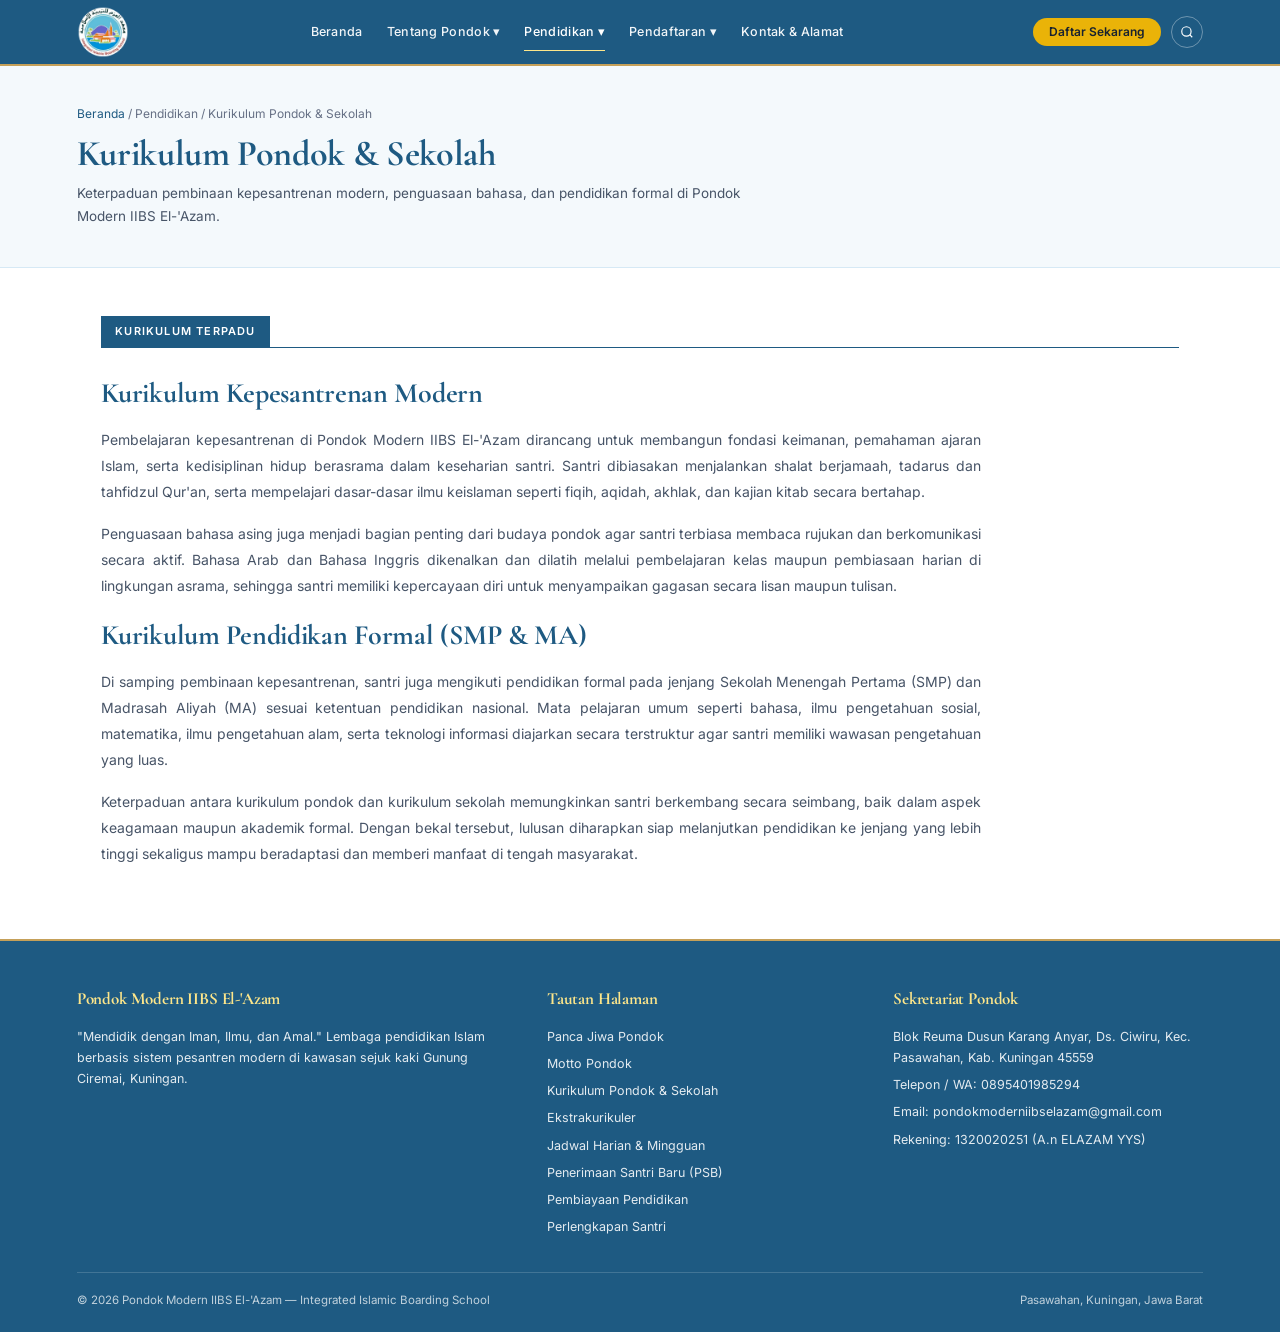
<file: kurikulum.html>
<!DOCTYPE html>
<html lang="id">
<head>
    <meta charset="UTF-8">
    <meta name="viewport" content="width=device-width, initial-scale=1.0">
    <title>Kurikulum Pondok &amp; Sekolah | Pondok Modern IIBS El-'Azam</title>
    <meta name="description" content="Penjelasan kurikulum kepesantrenan modern dan pendidikan formal SMP serta MA di Pondok Modern IIBS El-'Azam Kuningan.">
    <link href="https://fonts.googleapis.com/css2?family=Cormorant+Garamond:wght@600;700&family=Inter:wght@400;500;600&display=swap" rel="stylesheet">

    <style>
        :root {
            --sky-deep: #1E5A82;
            --sky-tint: #F4F9FC;
            --gold-accent: #C5A059;
            --gold-btn: #EAB308;
            --gold-btn-hover: #CA8A04;
            --ink-dark: #182230;
            --ink-body: #475467;
            --ink-muted: #667085;
            --line: #E4E7EC;
            --white: #FFFFFF;
        }

        * { margin: 0; padding: 0; box-sizing: border-box; font-family: 'Inter', sans-serif; }
        html { scroll-behavior: smooth; }
        body {
            background-color: var(--white);
            color: var(--ink-dark);
            font-size: 13.5px;
            line-height: 1.7;
            -webkit-font-smoothing: antialiased;
            padding-top: 64px;
        }
        h1, h2, h3, h4, .serif { font-family: 'Cormorant Garamond', serif; letter-spacing: -0.01em; }

        header {
            background: var(--sky-deep);
            padding: 6px 6%;
            min-height: 64px;
            position: fixed;
            top: 0;
            left: 0;
            right: 0;
            width: 100%;
            z-index: 1000;
            display: flex;
            justify-content: space-between;
            align-items: center;
            gap: 16px;
            border-bottom: 2px solid var(--gold-accent);
            transition: padding 0.3s ease, box-shadow 0.3s ease;
        }

        header.scrolled {
            min-height: 58px;
            box-shadow: 0 6px 20px rgba(30, 90, 130, 0.25);
        }

        .brand {
            display: flex;
            align-items: center;
            text-decoration: none;
            border-bottom: none;
            min-height: 44px;
            position: relative;
            flex-shrink: 0;
        }

        .brand-logo-wrap {
            display: flex;
            align-items: center;
        }

        .brand-logo-circle {
            height: 52px;
            min-width: 52px;
            padding: 0;
            border-radius: 4px;
            background: transparent;
            border: none;
            display: flex;
            align-items: center;
            justify-content: center;
            overflow: visible;
        }

        .brand-logo-circle img {
            max-height: 52px;
            width: auto;
            max-width: 160px;
            object-fit: contain;
            display: block;
        }

        .brand-wordmark {
            display: none;
            flex-direction: column;
            animation: fadeSlideIn 0.35s ease forwards;
        }

        .brand-wordmark small {
            font-size: 9.5px;
            letter-spacing: 1.8px;
            text-transform: uppercase;
            color: #FDE68A;
            font-weight: 600;
            line-height: 1.2;
            white-space: nowrap;
        }

        .brand-wordmark strong {
            font-family: 'Cormorant Garamond', serif;
            font-size: 21px;
            font-weight: 700;
            color: var(--white);
            letter-spacing: 0.8px;
            line-height: 1.1;
            white-space: nowrap;
        }

        .brand,
        .brand:visited,
        .brand:hover,
        .brand-wordmark,
        .brand-wordmark small,
        .brand-wordmark strong {
            text-decoration: none !important;
            border-bottom: none !important;
        }

        header.scrolled .brand-logo-wrap { display: none; }
        header.scrolled .brand-wordmark { display: flex; }

        @keyframes fadeSlideIn {
            from { opacity: 0; transform: translateY(-6px); }
            to { opacity: 1; transform: translateY(0); }
        }

        nav ul { list-style: none; display: flex; align-items: center; gap: 24px; }
        nav ul li { position: relative; flex-shrink: 0; }
        nav ul li > a {
            color: rgba(255, 255, 255, 0.94); text-decoration: none; font-size: 12.5px; font-weight: 500;
            letter-spacing: 0.3px; padding: 8px 0; display: inline-block; border-bottom: 1.5px solid transparent;
            transition: 0.2s; white-space: nowrap;
        }
        nav ul li > a:hover, nav ul li > a.active { color: var(--white); border-bottom-color: #FDE68A; }

        .dropdown-menu {
            display: none; position: absolute; top: 100%; left: 0; background: var(--white);
            min-width: 220px; border: 1px solid var(--line); border-top: 2px solid var(--sky-deep);
            box-shadow: 0 12px 28px rgba(16, 24, 40, 0.08); padding: 6px 0; z-index: 999;
        }
        nav ul li:hover > .dropdown-menu { display: block; }
        .dropdown-menu a {
            display: flex; justify-content: space-between; align-items: center;
            padding: 9px 16px; color: var(--ink-body); text-decoration: none; font-size: 12px; transition: 0.15s;
        }
        .dropdown-menu a:hover { background: var(--sky-tint); color: var(--sky-deep); font-weight: 500; }

        .has-submenu { position: relative; }
        .submenu {
            display: none; position: absolute; top: -2px; left: 100%; background: var(--white);
            min-width: 190px; border: 1px solid var(--line); border-top: 2px solid var(--gold-accent);
            box-shadow: 0 12px 28px rgba(16, 24, 40, 0.1); padding: 6px 0; z-index: 1000;
        }
        .has-submenu:hover > .submenu { display: block; }

        .header-actions {
            display: flex;
            align-items: center;
            gap: 10px;
            margin-left: 8px;
            flex-shrink: 0;
        }

        .btn-daftar-nav {
            display: inline-flex;
            align-items: center;
            justify-content: center;
            padding: 7px 16px;
            background-color: var(--gold-btn);
            color: var(--ink-dark) !important;
            text-decoration: none !important;
            font-size: 12px;
            font-weight: 600;
            border-radius: 999px;
            white-space: nowrap;
            line-height: 1.2;
            transition: background-color 0.2s ease, transform 0.2s ease;
        }

        .btn-daftar-nav:hover {
            background-color: var(--gold-btn-hover);
            color: var(--ink-dark) !important;
        }

        .icon-search {
            background: transparent; border: 1px solid rgba(255, 255, 255, 0.35); color: var(--white);
            width: 32px; height: 32px; border-radius: 50%; display: flex; align-items: center; justify-content: center; cursor: pointer;
            flex-shrink: 0;
        }
        .icon-search:hover { background: rgba(255, 255, 255, 0.15); }

        .search-popover {
            display: none;
            position: absolute;
            top: calc(100% + 8px);
            right: 6%;
            background: var(--white);
            padding: 12px;
            border: 1px solid var(--line);
            border-top: 2px solid var(--sky-deep);
            box-shadow: 0 12px 28px rgba(16, 24, 40, 0.14);
            z-index: 1100;
            width: min(340px, 88vw);
        }

        .search-popover.open {
            display: block;
        }

        .search-form {
            display: flex;
            align-items: stretch;
        }

        .search-form input {
            flex: 1;
            min-width: 0;
            padding: 9px 12px;
            border: 1px solid #D0D5DD;
            border-right: none;
            background: #F4F7F6;
            color: var(--ink-dark);
            font-size: 12.5px;
            outline: none;
        }

        .search-form input:focus {
            background: var(--white);
            border-color: var(--sky-deep);
        }

        .search-form button {
            padding: 0 16px;
            background: var(--sky-deep);
            color: var(--white);
            border: 1px solid var(--sky-deep);
            font-size: 12.5px;
            font-weight: 500;
            cursor: pointer;
            transition: background 0.2s;
            white-space: nowrap;
        }

        .search-form button:hover {
            background: #164463;
        }

        .menu-toggle {
            display: none;
            background: transparent;
            border: 1px solid rgba(255, 255, 255, 0.35);
            color: var(--white);
            width: 32px;
            height: 32px;
            border-radius: 6px;
            align-items: center;
            justify-content: center;
            cursor: pointer;
            font-size: 16px;
            flex-shrink: 0;
        }
        .menu-toggle:hover { background: rgba(255, 255, 255, 0.15); }

        .page-banner {
            background: var(--sky-tint);
            border-bottom: 1px solid #D6E9F5;
            padding: 40px 6%;
        }
        .page-banner-inner {
            max-width: 1180px;
            margin: 0 auto;
        }
        .breadcrumb {
            font-size: 12px;
            color: var(--ink-muted);
            margin-bottom: 8px;
        }
        .breadcrumb a {
            color: var(--sky-deep);
            text-decoration: none;
        }
        .page-banner h1 {
            font-size: 36px;
            color: var(--sky-deep);
            font-weight: 700;
            line-height: 1.2;
            margin-bottom: 6px;
        }
        .page-banner p {
            font-size: 13.5px;
            color: var(--ink-body);
            max-width: 680px;
        }

        .content-wrap {
            max-width: 1180px;
            margin: 48px auto 72px;
            padding: 0 4%;
        }

        .section-block {
            margin-bottom: 44px;
            scroll-margin-top: 84px;
        }

        .tab-header-line {
            border-bottom: 1.5px solid var(--sky-deep);
            margin-bottom: 24px;
            display: flex;
            align-items: flex-end;
        }
        .tab-header-line span {
            background-color: var(--sky-deep);
            color: var(--white);
            font-size: 11px;
            font-weight: 600;
            letter-spacing: 1.2px;
            padding: 6px 14px;
            text-transform: uppercase;
        }

        .prose-article {
            max-width: 880px;
            display: flex;
            flex-direction: column;
            gap: 16px;
        }
        .prose-article h2 {
            font-size: 28px;
            color: var(--sky-deep);
            font-weight: 700;
            line-height: 1.25;
            margin-top: 4px;
        }
        .prose-article p {
            font-size: 14px;
            color: var(--ink-body);
            line-height: 1.85;
            text-align: justify;
        }

        footer {
            background: var(--sky-deep);
            color: rgba(255, 255, 255, 0.88); padding: 44px 6% 22px; border-top: 2px solid var(--gold-accent);
        }
        .footer-inner {
            max-width: 1180px; margin: 0 auto; display: grid; grid-template-columns: 1.4fr 1fr 1fr;
            gap: 36px; padding-bottom: 28px; border-bottom: 1px solid rgba(255, 255, 255, 0.16);
        }
        .footer-inner h4 { font-family: 'Cormorant Garamond', serif; font-size: 17px; color: #FDE68A; margin-bottom: 12px; }
        .footer-inner p, .footer-inner li { font-size: 12.5px; line-height: 1.7; list-style: none; margin-bottom: 6px; }
        .footer-inner a { color: rgba(255, 255, 255, 0.88); text-decoration: none; }
        .footer-inner a:hover { color: #FDE68A; }
        .footer-bottom { max-width: 1180px; margin: 18px auto 0; display: flex; justify-content: space-between; font-size: 11.5px; color: rgba(255, 255, 255, 0.72); }

        @media (max-width: 900px) {
            header {
                display: flex;
                justify-content: space-between;
                align-items: center;
            }
            .menu-toggle { display: flex; order: 1; }
            .brand { order: 2; margin: 0 auto; }
            .header-actions { order: 3; margin-left: 8px; gap: 8px; }
            .btn-daftar-nav { padding: 6px 12px; font-size: 11.5px; }
            .search-popover { right: 6%; }

            nav {
                display: none;
                position: absolute;
                top: 100%;
                left: 0;
                right: 0;
                background: var(--sky-deep);
                border-bottom: 2px solid var(--gold-accent);
                padding: 12px 6% 18px;
                box-shadow: 0 12px 24px rgba(15, 42, 68, 0.25);
            }
            nav.open { display: block; }
            nav ul { display: flex; flex-direction: column; align-items: flex-start; gap: 8px; }
            nav ul li { width: 100%; }
            nav ul li:hover > .dropdown-menu { display: none; }
            .dropdown-menu {
                position: static;
                display: none;
                background: rgba(255, 255, 255, 0.06);
                border: none;
                border-left: 2px solid #FDE68A;
                box-shadow: none;
                padding: 4px 0 4px 12px;
                margin-top: 4px;
            }
            nav ul li.dropdown.open > .dropdown-menu { display: block; }
            .dropdown-menu a { color: rgba(255, 255, 255, 0.88); padding: 5px 8px; }
            .dropdown-menu a:hover { background: transparent; color: #FDE68A; }
            .has-submenu:hover > .submenu { display: none; }
            .submenu {
                position: static;
                display: none;
                background: rgba(255, 255, 255, 0.05);
                border: none;
                border-left: 2px solid var(--gold-accent);
                box-shadow: none;
                padding: 2px 0 2px 14px;
                margin: 2px 0 6px;
            }
            .has-submenu.open > .submenu { display: block; }

            .page-banner h1 { font-size: 28px; }
            .prose-article h2 { font-size: 24px; }
            .prose-article p { text-align: left; }
            .footer-inner { grid-template-columns: 1fr; }
            .footer-bottom { flex-direction: column; gap: 6px; }
        }
    </style>
</head>
<body>

    <header id="main-header">
        <button class="menu-toggle" onclick="toggleMenu()" title="Buka Menu" aria-label="Buka Menu">&#9776;</button>

        <a href="index.html" class="brand" title="Pondok Modern IIBS El-'Azam">
            <div class="brand-logo-wrap">
                <div class="brand-logo-circle">
                    <img src="images/Logo PONDOK.png" alt="Logo Pondok Modern IIBS El-'Azam">
                </div>
            </div>

            <div class="brand-wordmark">
                <small>Integrated Islamic Boarding School</small>
                <strong>IIBS EL-'AZAM</strong>
            </div>
        </a>

        <nav id="main-nav">
            <ul>
                <li><a href="index.html">Beranda</a></li>
                <li class="dropdown">
                    <a href="profil.html" onclick="toggleDropdown(event, this)">Tentang Pondok &#9662;</a>
                    <div class="dropdown-menu">
                        <a href="profil.html#muqoddimah">Muqoddimah</a>
                        <div class="has-submenu">
                            <a href="profil.html#muqoddimah" onclick="toggleSubmenu(event, this)">Falsafah &rsaquo;</a>
                            <div class="submenu">
                                <a href="panca-jiwa.html">Panca Jiwa</a>
                                <a href="motto.html">Motto</a>
                            </div>
                        </div>
                    </div>
                </li>
                <li class="dropdown">
                    <a href="kurikulum.html" class="active" onclick="toggleDropdown(event, this)">Pendidikan &#9662;</a>
                    <div class="dropdown-menu">
                        <a href="kurikulum.html">Kurikulum Pondok &amp; Sekolah</a>
                        <a href="ekstrakurikuler.html">Ekstrakurikuler</a>
                        <a href="jadwal.html">Jadwal Harian &amp; Mingguan</a>
                    </div>
                </li>
                <li class="dropdown">
                    <a href="psb.html" onclick="toggleDropdown(event, this)">Pendaftaran &#9662;</a>
                    <div class="dropdown-menu">
                        <a href="psb.html">Penerimaan Santri Baru (PSB)</a>
                        <a href="biaya.html">Pembiayaan Pendidikan</a>
                        <a href="perlengkapan.html">Perlengkapan Santri</a>
                    </div>
                </li>
                <li><a href="kontak.html">Kontak &amp; Alamat</a></li>
            </ul>
        </nav>

        <div class="header-actions">
            <a
              href="https://docs.google.com/forms/d/e/1FAIpQLScqXFZ52vTLcIygKnMtI5K5_jBDjHdJ_qKKoQYLFE7EmR-4Og/viewform"
              target="_blank"
              rel="noopener noreferrer"
              class="btn-daftar-nav"
            >Daftar Sekarang</a>
            <button class="icon-search" id="searchToggleBtn" onclick="toggleSearch(event)" title="Cari Informasi" aria-label="Cari Informasi">
                <svg width="14" height="14" viewBox="0 0 24 24" fill="none" stroke="currentColor" stroke-width="2">
                    <circle cx="11" cy="11" r="8"></circle>
                    <line x1="21" y1="21" x2="16.65" y2="16.65"></line>
                </svg>
            </button>
        </div>

        <div class="search-popover" id="searchPopover">
            <form class="search-form" onsubmit="submitSearch(event)">
                <input type="text" id="searchInput" placeholder="Cari informasi..." autocomplete="off">
                <button type="submit">Search</button>
            </form>
        </div>
    </header>

    <section class="page-banner">
        <div class="page-banner-inner">
            <div class="breadcrumb"><a href="index.html">Beranda</a> / Pendidikan / Kurikulum Pondok &amp; Sekolah</div>
            <h1>Kurikulum Pondok &amp; Sekolah</h1>
            <p>Keterpaduan pembinaan kepesantrenan modern, penguasaan bahasa, dan pendidikan formal di Pondok Modern IIBS El-'Azam.</p>
        </div>
    </section>

    <main class="content-wrap">
        <section class="section-block">
            <div class="tab-header-line">
                <span>Kurikulum Terpadu</span>
            </div>

            <article class="prose-article">
                <h2>Kurikulum Kepesantrenan Modern</h2>
                <p>Pembelajaran kepesantrenan di Pondok Modern IIBS El-'Azam dirancang untuk membangun fondasi keimanan, pemahaman ajaran Islam, serta kedisiplinan hidup berasrama dalam keseharian santri. Santri dibiasakan menjalankan shalat berjamaah, tadarus dan tahfidzul Qur'an, serta mempelajari dasar-dasar ilmu keislaman seperti fiqih, aqidah, akhlak, dan kajian kitab secara bertahap.</p>
                <p>Penguasaan bahasa asing juga menjadi bagian penting dari budaya pondok agar santri terbiasa membaca rujukan dan berkomunikasi secara aktif. Bahasa Arab dan Bahasa Inggris dikenalkan dan dilatih melalui pembelajaran kelas maupun pembiasaan harian di lingkungan asrama, sehingga santri memiliki kepercayaan diri untuk menyampaikan gagasan secara lisan maupun tulisan.</p>

                <h2>Kurikulum Pendidikan Formal (SMP &amp; MA)</h2>
                <p>Di samping pembinaan kepesantrenan, santri juga mengikuti pendidikan formal pada jenjang Sekolah Menengah Pertama (SMP) dan Madrasah Aliyah (MA) sesuai ketentuan pendidikan nasional. Mata pelajaran umum seperti bahasa, ilmu pengetahuan sosial, matematika, ilmu pengetahuan alam, serta teknologi informasi diajarkan secara terstruktur agar santri memiliki wawasan pengetahuan yang luas.</p>
                <p>Keterpaduan antara kurikulum pondok dan kurikulum sekolah memungkinkan santri berkembang secara seimbang, baik dalam aspek keagamaan maupun akademik formal. Dengan bekal tersebut, lulusan diharapkan siap melanjutkan pendidikan ke jenjang yang lebih tinggi sekaligus mampu beradaptasi dan memberi manfaat di tengah masyarakat.</p>
            </article>
        </section>
    </main>

    <footer>
        <div class="footer-inner">
            <div>
                <h4>Pondok Modern IIBS El-'Azam</h4>
                <p>"Mendidik dengan Iman, Ilmu, dan Amal." Lembaga pendidikan Islam berbasis sistem pesantren modern di kawasan sejuk kaki Gunung Ciremai, Kuningan.</p>
            </div>
            <div>
                <h4>Tautan Halaman</h4>
                <ul>
                    <li><a href="panca-jiwa.html">Panca Jiwa Pondok</a></li>
                    <li><a href="motto.html">Motto Pondok</a></li>
                    <li><a href="kurikulum.html">Kurikulum Pondok &amp; Sekolah</a></li>
                    <li><a href="ekstrakurikuler.html">Ekstrakurikuler</a></li>
                    <li><a href="jadwal.html">Jadwal Harian &amp; Mingguan</a></li>
                    <li><a href="psb.html">Penerimaan Santri Baru (PSB)</a></li>
                    <li><a href="biaya.html">Pembiayaan Pendidikan</a></li>
                    <li><a href="perlengkapan.html">Perlengkapan Santri</a></li>
                </ul>
            </div>
            <div>
                <h4>Sekretariat Pondok</h4>
                <ul>
                    <li>Blok Reuma Dusun Karang Anyar, Ds. Ciwiru, Kec. Pasawahan, Kab. Kuningan 45559</li>
                    <li>Telepon / WA: <a href="https://wa.me/62895401985294" target="_blank">0895401985294</a></li>
                    <li>Email: pondokmoderniibselazam@gmail.com</li>
                    <li>Rekening: 1320020251 (A.n ELAZAM YYS)</li>
                </ul>
            </div>
        </div>
        <div class="footer-bottom">
            <span>&copy; 2026 Pondok Modern IIBS El-'Azam &mdash; Integrated Islamic Boarding School</span>
            <span>Pasawahan, Kuningan, Jawa Barat</span>
        </div>
    </footer>

    <script>
        function toggleMenu() {
            const nav = document.getElementById("main-nav");
            if (nav) nav.classList.toggle("open");
        }

        function toggleDropdown(event, linkEl) {
            if (window.innerWidth <= 900) {
                event.preventDefault();
                const parentLi = linkEl.parentElement;
                parentLi.classList.toggle("open");
            }
        }

        function toggleSubmenu(event, linkEl) {
            if (window.innerWidth <= 900) {
                event.preventDefault();
                event.stopPropagation();
                linkEl.parentElement.classList.toggle("open");
            }
        }

        function toggleSearch(event) {
            event.stopPropagation();
            const popover = document.getElementById("searchPopover");
            const input = document.getElementById("searchInput");
            if (!popover) return;
            popover.classList.toggle("open");
            if (popover.classList.contains("open") && input) {
                setTimeout(() => input.focus(), 50);
            }
        }

        document.addEventListener("click", function(event) {
            const popover = document.getElementById("searchPopover");
            const btn = document.getElementById("searchToggleBtn");
            if (popover && popover.classList.contains("open")) {
                if (!popover.contains(event.target) && (!btn || !btn.contains(event.target))) {
                    popover.classList.remove("open");
                }
            }
        });

        function submitSearch(event) {
            event.preventDefault();
            const input = document.getElementById("searchInput");
            const kata = input ? input.value.trim() : "";
            if (!kata) return;
            const k = kata.toLowerCase();
            if (k.includes("panca")) {
                window.location.href = "panca-jiwa.html";
            } else if (k.includes("motto")) {
                window.location.href = "motto.html";
            } else if (k.includes("perlengkapan")) {
                window.location.href = "perlengkapan.html";
            } else if (k.includes("biaya") || k.includes("pembiayaan")) {
                window.location.href = "biaya.html";
            } else if (k.includes("syarat") || k.includes("daftar") || k.includes("psb")) {
                window.location.href = "psb.html";
            } else if (k.includes("jadwal")) {
                window.location.href = "jadwal.html";
            } else if (k.includes("ekskul") || k.includes("ekstrakurikuler")) {
                window.location.href = "ekstrakurikuler.html";
            } else if (k.includes("kurikulum") || k.includes("pondok") || k.includes("sekolah")) {
                window.location.href = "kurikulum.html";
            } else if (k.includes("kontak") || k.includes("alamat")) {
                window.location.href = "kontak.html";
            } else {
                window.location.href = "profil.html";
            }
        }

        window.addEventListener("scroll", function() {
            const header = document.getElementById("main-header");
            if (window.scrollY > 50) {
                header.classList.add("scrolled");
            } else {
                header.classList.remove("scrolled");
            }
        });
    </script>

</body>
</html>
</file>
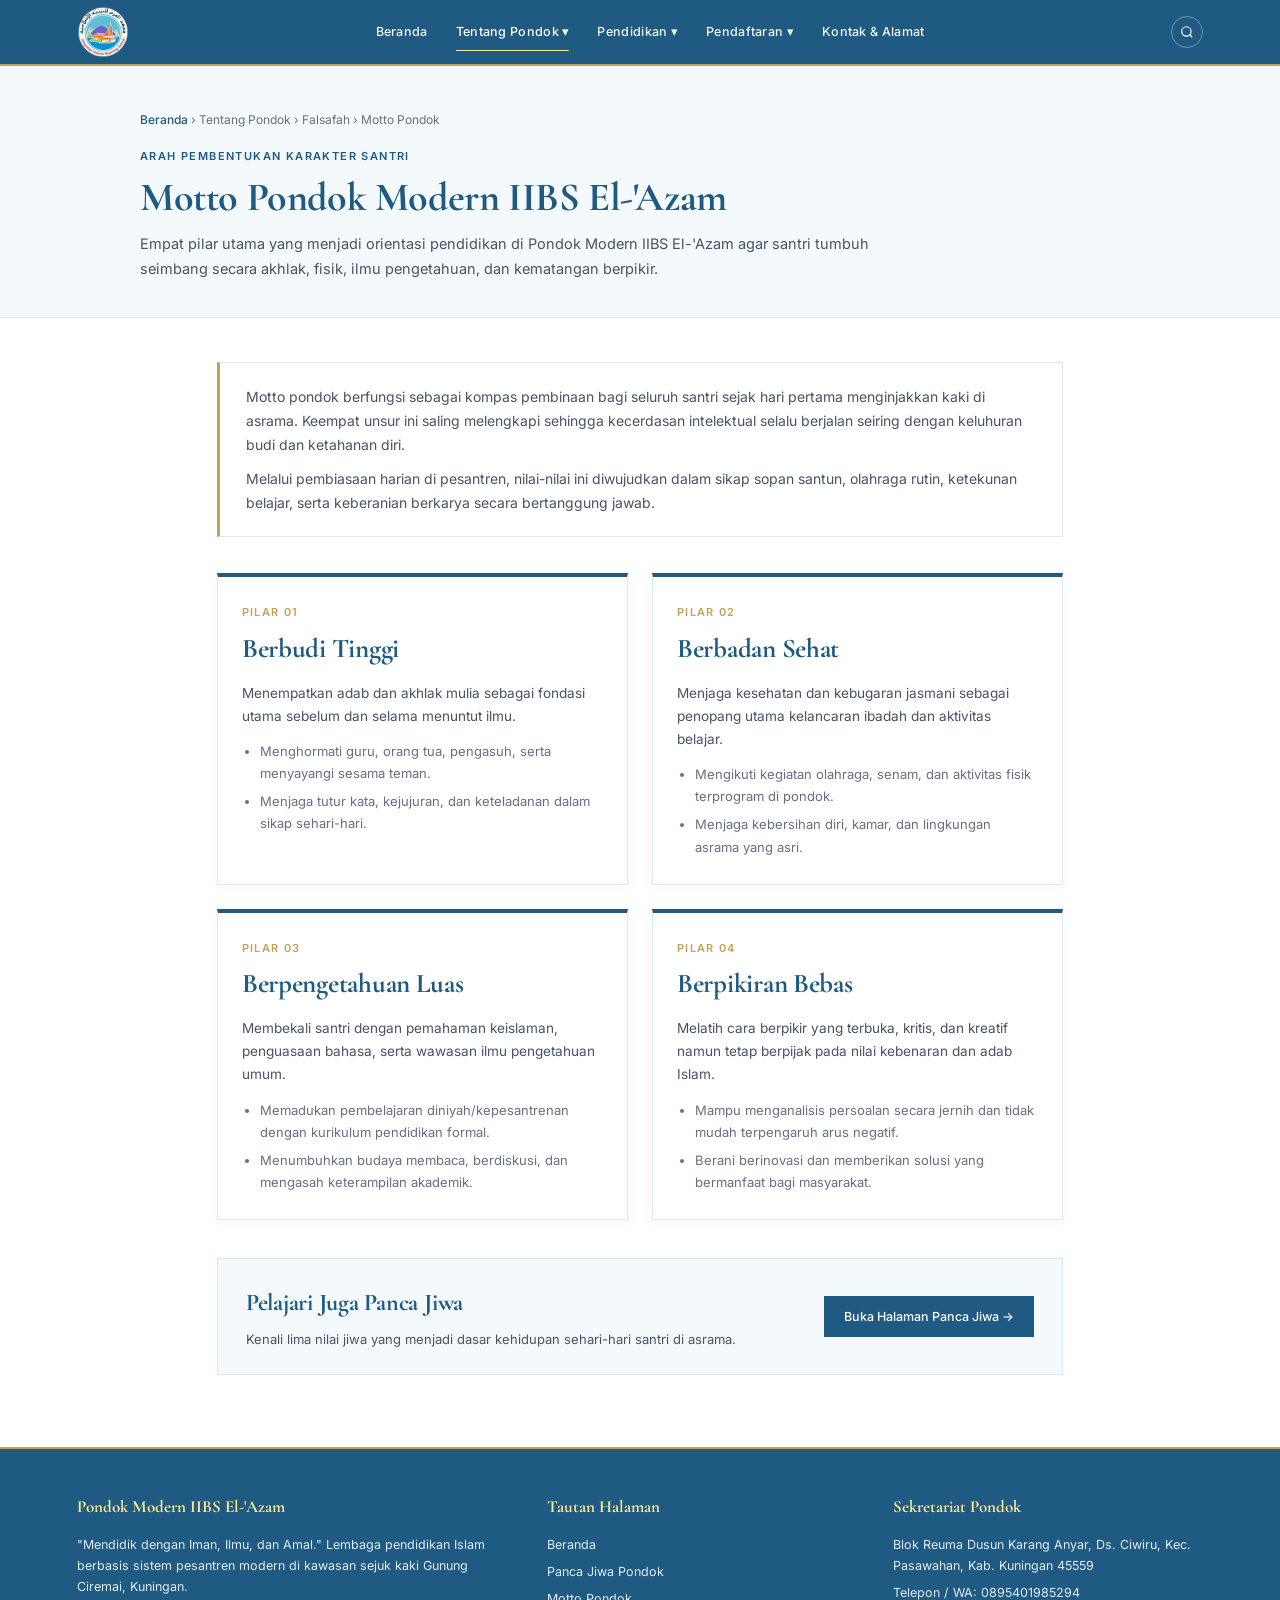
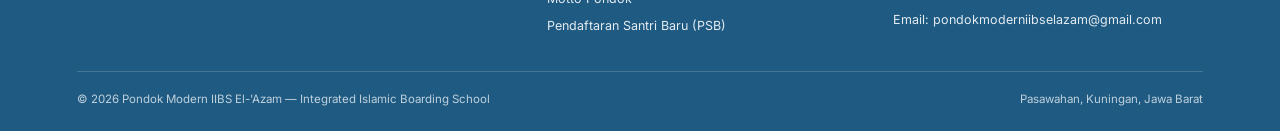
<file: motto.html>
<!DOCTYPE html>
<html lang="id">
<head>
    <meta charset="UTF-8">
    <meta name="viewport" content="width=device-width, initial-scale=1.0">
    <title>Motto Pondok | Pondok Modern IIBS El-'Azam</title>
    <meta name="description" content="Motto Pondok Modern IIBS El-'Azam Kuningan: Berbudi Tinggi, Berbadan Sehat, Berpengetahuan Luas, dan Berpikiran Bebas.">
    <link href="https://fonts.googleapis.com/css2?family=Cormorant+Garamond:wght@600;700&family=Inter:wght@400;500;600&display=swap" rel="stylesheet">
    <style>
        :root {
            --sky-deep: #1E5A82;
            --sky-tint: #F4F9FC;
            --gold-accent: #C5A059;
            --ink-dark: #182230;
            --ink-body: #475467;
            --ink-muted: #667085;
            --line: #E4E7EC;
            --white: #FFFFFF;
        }

        * { margin: 0; padding: 0; box-sizing: border-box; font-family: 'Inter', sans-serif; }
        body { background-color: var(--white); color: var(--ink-dark); font-size: 13.5px; line-height: 1.7; -webkit-font-smoothing: antialiased; }
        h1, h2, h3, .serif { font-family: 'Cormorant Garamond', serif; letter-spacing: -0.01em; }

        header {
            background: var(--sky-deep);
            padding: 6px 6%;
            min-height: 64px;
            position: sticky;
            top: 0;
            z-index: 1000;
            display: flex;
            justify-content: space-between;
            align-items: center;
            border-bottom: 2px solid var(--gold-accent);
            transition: padding 0.3s ease, box-shadow 0.3s ease;
        }

        header.scrolled {
            padding: 6px 6%;
            min-height: 58px;
            box-shadow: 0 6px 20px rgba(30, 90, 130, 0.25);
        }

        .brand {
            display: flex;
            align-items: center;
            text-decoration: none;
            border-bottom: none;
            min-height: 44px;
            position: relative;
        }

        .brand-logo-wrap {
            display: flex;
            align-items: center;
            transition: opacity 0.3s ease, transform 0.3s ease;
        }

        .brand-logo-circle {
            height: 52px;
            min-width: 52px;
            padding: 0;
            border-radius: 4px;
            background: transparent;
            border: none;
            display: flex;
            align-items: center;
            justify-content: center;
            overflow: visible;
            box-shadow: none;
        }

        .brand-logo-circle img {
            max-height: 52px;
            width: auto;
            max-width: 160px;
            object-fit: contain;
            display: block;
        }

        .brand-wordmark {
            display: none;
            flex-direction: column;
            animation: fadeSlideIn 0.35s ease forwards;
        }

        .brand-wordmark small {
            font-size: 9.5px;
            letter-spacing: 1.8px;
            text-transform: uppercase;
            color: #FDE68A;
            font-weight: 600;
            line-height: 1.2;
        }

        .brand-wordmark strong {
            font-family: 'Cormorant Garamond', serif;
            font-size: 21px;
            font-weight: 700;
            color: var(--white);
            letter-spacing: 0.8px;
            line-height: 1.1;
        }

        .brand, .brand:visited, .brand:hover, .brand-wordmark, .brand-wordmark small, .brand-wordmark strong {
            text-decoration: none !important;
            border-bottom: none !important;
        }

        header.scrolled .brand-logo-wrap { display: none; }
        header.scrolled .brand-wordmark { display: flex; }

        @keyframes fadeSlideIn {
            from { opacity: 0; transform: translateY(-6px); }
            to { opacity: 1; transform: translateY(0); }
        }

        nav ul { list-style: none; display: flex; align-items: center; gap: 28px; }
        nav ul li { position: relative; }
        nav ul li > a {
            color: rgba(255, 255, 255, 0.94); text-decoration: none; font-size: 12.5px; font-weight: 500;
            letter-spacing: 0.3px; padding: 8px 0; display: inline-block; border-bottom: 1.5px solid transparent; transition: 0.2s;
        }
        nav ul li > a:hover, nav ul li > a.active { color: var(--white); border-bottom-color: #FDE68A; }

        .dropdown-menu {
            display: none; position: absolute; top: 100%; left: 0; background: var(--white);
            min-width: 225px; border: 1px solid var(--line); border-top: 2px solid var(--sky-deep);
            box-shadow: 0 12px 28px rgba(16, 24, 40, 0.08); padding: 6px 0; z-index: 999;
        }
        nav ul li:hover > .dropdown-menu { display: block; }
        .dropdown-menu a {
            display: flex; justify-content: space-between; align-items: center;
            padding: 9px 16px; color: var(--ink-body); text-decoration: none; font-size: 12px; transition: 0.15s;
        }
        .dropdown-menu a:hover { background: var(--sky-tint); color: var(--sky-deep); font-weight: 500; }

        .has-submenu { position: relative; }
        .submenu {
            display: none; position: absolute; top: -2px; left: 100%; background: var(--white);
            min-width: 195px; border: 1px solid var(--line); border-top: 2px solid var(--gold-accent);
            box-shadow: 0 12px 28px rgba(16, 24, 40, 0.1); padding: 6px 0; z-index: 1000;
        }
        .has-submenu:hover > .submenu { display: block; }

        .header-actions { display: flex; align-items: center; gap: 8px; }

        .icon-search {
            background: transparent; border: 1px solid rgba(255, 255, 255, 0.35); color: var(--white);
            width: 32px; height: 32px; border-radius: 50%; display: flex; align-items: center; justify-content: center; cursor: pointer;
        }
        .icon-search:hover { background: rgba(255, 255, 255, 0.15); }

        .menu-toggle {
            display: none; background: transparent; border: 1px solid rgba(255, 255, 255, 0.35); color: var(--white);
            width: 32px; height: 32px; border-radius: 6px; align-items: center; justify-content: center; cursor: pointer; font-size: 16px;
        }
        .menu-toggle:hover { background: rgba(255, 255, 255, 0.15); }

        .search-popover {
            display: none; position: absolute; top: calc(100% + 8px); right: 6%; background: var(--white);
            padding: 12px; border: 1px solid var(--line); border-top: 2px solid var(--sky-deep);
            box-shadow: 0 12px 28px rgba(16, 24, 40, 0.14); z-index: 1100; width: min(340px, 88vw);
        }
        .search-popover.open { display: block; }
        .search-form { display: flex; align-items: stretch; }
        .search-form input {
            flex: 1; min-width: 0; padding: 9px 12px; border: 1px solid #D0D5DD; border-right: none;
            background: #F4F7F6; color: var(--ink-dark); font-size: 12.5px; outline: none;
        }
        .search-form input:focus { background: var(--white); border-color: var(--sky-deep); }
        .search-form button {
            padding: 0 16px; background: var(--sky-deep); color: var(--white); border: 1px solid var(--sky-deep);
            font-size: 12.5px; font-weight: 500; cursor: pointer; transition: background 0.2s; white-space: nowrap;
        }
        .search-form button:hover { background: #164463; }

        .page-hero {
            background: var(--sky-tint); border-bottom: 1px solid #D6E9F5; padding: 44px 6% 36px;
        }
        .page-hero-inner { max-width: 1000px; margin: 0 auto; }
        .breadcrumb { font-size: 12px; color: var(--ink-muted); margin-bottom: 14px; }
        .breadcrumb a { color: var(--sky-deep); text-decoration: none; font-weight: 500; }
        .page-kicker {
            display: inline-block; font-size: 11px; font-weight: 600; letter-spacing: 1.4px;
            text-transform: uppercase; color: var(--sky-deep); margin-bottom: 8px;
        }
        .page-hero h1 { font-size: 40px; color: var(--sky-deep); font-weight: 700; margin-bottom: 12px; line-height: 1.15; }
        .page-hero p { font-size: 14.5px; color: var(--ink-body); max-width: 780px; }

        .page-wrap { max-width: 1000px; margin: 44px auto 72px; padding: 0 6%; }
        .intro-box {
            background: var(--white); border: 1px solid var(--line); border-left: 3px solid var(--gold-accent);
            padding: 22px 26px; margin-bottom: 36px;
        }
        .intro-box p { font-size: 14px; color: var(--ink-body); margin-bottom: 10px; }
        .intro-box p:last-child { margin-bottom: 0; }

        .motto-grid { display: grid; grid-template-columns: 1fr 1fr; gap: 24px; }
        .motto-card {
            background: var(--white); border: 1px solid #DCEAF5; border-top: 4px solid var(--sky-deep);
            padding: 26px 24px; box-shadow: 0 4px 16px rgba(16, 24, 40, 0.03);
        }
        .motto-num {
            font-size: 11px; font-weight: 600; letter-spacing: 1.3px; text-transform: uppercase;
            color: var(--gold-accent); display: block; margin-bottom: 4px;
        }
        .motto-card h2 { font-size: 27px; color: var(--sky-deep); margin-bottom: 10px; font-weight: 700; }
        .motto-card p { font-size: 13.6px; color: var(--ink-body); margin-bottom: 12px; }
        .motto-points { padding-left: 18px; display: flex; flex-direction: column; gap: 6px; }
        .motto-points li { font-size: 13px; color: var(--ink-muted); }

        .closing-note {
            margin-top: 38px; background: var(--sky-tint); border: 1px solid #D6E9F5;
            padding: 24px 28px; display: flex; justify-content: space-between; align-items: center;
            flex-wrap: wrap; gap: 18px;
        }
        .closing-note h3 { font-size: 24px; color: var(--sky-deep); margin-bottom: 4px; }
        .closing-note p { font-size: 13px; color: var(--ink-body); }
        .btn-editorial {
            display: inline-block; padding: 10px 20px; font-size: 12.5px; font-weight: 500;
            color: var(--white); background: var(--sky-deep); text-decoration: none; transition: 0.2s;
        }
        .btn-editorial:hover { background: #164463; }

        footer {
            background: var(--sky-deep); color: rgba(255, 255, 255, 0.88);
            padding: 44px 6% 22px; border-top: 2px solid var(--gold-accent);
        }
        .footer-inner {
            max-width: 1180px; margin: 0 auto; display: grid; grid-template-columns: 1.4fr 1fr 1fr;
            gap: 36px; padding-bottom: 28px; border-bottom: 1px solid rgba(255, 255, 255, 0.16);
        }
        .footer-inner h4 { font-family: 'Cormorant Garamond', serif; font-size: 17px; color: #FDE68A; margin-bottom: 12px; }
        .footer-inner p, .footer-inner li { font-size: 12.5px; line-height: 1.7; list-style: none; margin-bottom: 6px; }
        .footer-inner a { color: rgba(255, 255, 255, 0.88); text-decoration: none; }
        .footer-inner a:hover { color: #FDE68A; }
        .footer-bottom {
            max-width: 1180px; margin: 18px auto 0; display: flex; justify-content: space-between;
            font-size: 11.5px; color: rgba(255, 255, 255, 0.72);
        }

        @media (max-width: 900px) {
            header {
                display: flex;
                justify-content: space-between;
                align-items: center;
            }

            .menu-toggle {
                display: flex;
                order: 1;
            }

            .brand {
                order: 2;
                margin: 0 auto;
            }

            .header-actions {
                order: 3;
            }

            .search-popover {
                right: 6%;
            }

            nav {
                display: none; position: absolute; top: 100%; left: 0; right: 0;
                background: var(--sky-deep); border-bottom: 2px solid var(--gold-accent);
                padding: 12px 6% 18px; box-shadow: 0 12px 24px rgba(15, 42, 68, 0.25);
            }
            nav.open { display: block; }
            nav ul { flex-direction: column; align-items: flex-start; gap: 8px; }
            nav ul li { width: 100%; }
            nav ul li:hover > .dropdown-menu { display: none; }
            .dropdown-menu {
                position: static; display: none; background: rgba(255, 255, 255, 0.06);
                border: none; border-left: 2px solid #FDE68A; box-shadow: none;
                padding: 4px 0 4px 12px; margin-top: 4px;
            }
            nav ul li.dropdown.open > .dropdown-menu { display: block; }
            .dropdown-menu a { color: rgba(255, 255, 255, 0.88); padding: 5px 8px; }
            .has-submenu:hover > .submenu { display: none; }
            .submenu {
                position: static; display: none; background: rgba(255, 255, 255, 0.05);
                border: none; border-left: 2px solid var(--gold-accent); box-shadow: none;
                padding: 2px 0 2px 14px; margin: 2px 0 6px;
            }
            .has-submenu.open > .submenu { display: block; }
            .motto-grid { grid-template-columns: 1fr; }
            .page-hero h1 { font-size: 30px; }
            .footer-inner { grid-template-columns: 1fr; }
            .footer-bottom { flex-direction: column; gap: 6px; }
        }
    </style>
</head>
<body>

    <header id="main-header">
        <button class="menu-toggle" onclick="toggleMenu()" title="Buka Menu" aria-label="Buka Menu">&#9776;</button>

        <a href="index.html" class="brand" title="Pondok Modern IIBS El-'Azam">
            <div class="brand-logo-wrap">
                <div class="brand-logo-circle">
                    <img src="images/Logo PONDOK.png" alt="Logo Pondok Modern IIBS El-'Azam">
                </div>
            </div>

            <div class="brand-wordmark">
                <small>Integrated Islamic Boarding School</small>
                <strong>IIBS EL-'AZAM</strong>
            </div>
        </a>

        <nav id="main-nav">
            <ul>
                <li><a href="index.html">Beranda</a></li>
                <li class="dropdown">
                    <a href="profil.html" class="active" onclick="toggleDropdown(event, this)">Tentang Pondok &#9662;</a>
                    <div class="dropdown-menu">
                        <a href="profil.html#muqoddimah">Muqoddimah</a>
                        <div class="has-submenu">
                            <a href="profil.html#muqoddimah" onclick="toggleSubmenu(event, this)">Falsafah &rsaquo;</a>
                            <div class="submenu">
                                <a href="panca-jiwa.html">Panca Jiwa</a>
                                <a href="motto.html">Motto</a>
                            </div>
                        </div>
                    </div>
                </li>
                <li class="dropdown">
                    <a href="kurikulum.html" onclick="toggleDropdown(event, this)">Pendidikan &#9662;</a>
                    <div class="dropdown-menu">
                        <a href="kurikulum.html#kurikulum">Kurikulum Pondok &amp; Sekolah</a>
                        <a href="kurikulum.html#ekskul">Ekstrakurikuler</a>
                        <a href="kurikulum.html#jadwal">Jadwal Harian &amp; Mingguan</a>
                    </div>
                </li>
                <li class="dropdown">
                    <a href="psb.html" onclick="toggleDropdown(event, this)">Pendaftaran &#9662;</a>
                    <div class="dropdown-menu">
                        <a href="psb.html">Syarat &amp; Jadwal PSB 2027</a>
                        <a href="biaya.html">Pembiayaan Pendidikan</a>
                        <a href="perlengkapan.html">Perlengkapan Santri</a>
                    </div>
                </li>
                <li><a href="kontak.html">Kontak &amp; Alamat</a></li>
            </ul>
        </nav>

        <div class="header-actions">
            <button class="icon-search" id="searchToggleBtn" onclick="toggleSearch(event)" title="Cari Informasi" aria-label="Cari Informasi">
                <svg width="14" height="14" viewBox="0 0 24 24" fill="none" stroke="currentColor" stroke-width="2">
                    <circle cx="11" cy="11" r="8"></circle>
                    <line x1="21" y1="21" x2="16.65" y2="16.65"></line>
                </svg>
            </button>
        </div>

        <div class="search-popover" id="searchPopover">
            <form class="search-form" onsubmit="submitSearch(event)">
                <input type="text" id="searchInput" placeholder="Cari informasi..." autocomplete="off">
                <button type="submit">Search</button>
            </form>
        </div>
    </header>

    <section class="page-hero">
        <div class="page-hero-inner">
            <div class="breadcrumb">
                <a href="index.html">Beranda</a> &rsaquo; Tentang Pondok &rsaquo; Falsafah &rsaquo; Motto Pondok
            </div>
            <span class="page-kicker">Arah Pembentukan Karakter Santri</span>
            <h1>Motto Pondok Modern IIBS El-'Azam</h1>
            <p>Empat pilar utama yang menjadi orientasi pendidikan di Pondok Modern IIBS El-'Azam agar santri tumbuh seimbang secara akhlak, fisik, ilmu pengetahuan, dan kematangan berpikir.</p>
        </div>
    </section>

    <main class="page-wrap">
        <div class="intro-box">
            <p>Motto pondok berfungsi sebagai kompas pembinaan bagi seluruh santri sejak hari pertama menginjakkan kaki di asrama. Keempat unsur ini saling melengkapi sehingga kecerdasan intelektual selalu berjalan seiring dengan keluhuran budi dan ketahanan diri.</p>
            <p>Melalui pembiasaan harian di pesantren, nilai-nilai ini diwujudkan dalam sikap sopan santun, olahraga rutin, ketekunan belajar, serta keberanian berkarya secara bertanggung jawab.</p>
        </div>

        <div class="motto-grid">
            <article class="motto-card">
                <span class="motto-num">Pilar 01</span>
                <h2>Berbudi Tinggi</h2>
                <p>Menempatkan adab dan akhlak mulia sebagai fondasi utama sebelum dan selama menuntut ilmu.</p>
                <ul class="motto-points">
                    <li>Menghormati guru, orang tua, pengasuh, serta menyayangi sesama teman.</li>
                    <li>Menjaga tutur kata, kejujuran, dan keteladanan dalam sikap sehari-hari.</li>
                </ul>
            </article>

            <article class="motto-card">
                <span class="motto-num">Pilar 02</span>
                <h2>Berbadan Sehat</h2>
                <p>Menjaga kesehatan dan kebugaran jasmani sebagai penopang utama kelancaran ibadah dan aktivitas belajar.</p>
                <ul class="motto-points">
                    <li>Mengikuti kegiatan olahraga, senam, dan aktivitas fisik terprogram di pondok.</li>
                    <li>Menjaga kebersihan diri, kamar, dan lingkungan asrama yang asri.</li>
                </ul>
            </article>

            <article class="motto-card">
                <span class="motto-num">Pilar 03</span>
                <h2>Berpengetahuan Luas</h2>
                <p>Membekali santri dengan pemahaman keislaman, penguasaan bahasa, serta wawasan ilmu pengetahuan umum.</p>
                <ul class="motto-points">
                    <li>Memadukan pembelajaran diniyah/kepesantrenan dengan kurikulum pendidikan formal.</li>
                    <li>Menumbuhkan budaya membaca, berdiskusi, dan mengasah keterampilan akademik.</li>
                </ul>
            </article>

            <article class="motto-card">
                <span class="motto-num">Pilar 04</span>
                <h2>Berpikiran Bebas</h2>
                <p>Melatih cara berpikir yang terbuka, kritis, dan kreatif namun tetap berpijak pada nilai kebenaran dan adab Islam.</p>
                <ul class="motto-points">
                    <li>Mampu menganalisis persoalan secara jernih dan tidak mudah terpengaruh arus negatif.</li>
                    <li>Berani berinovasi dan memberikan solusi yang bermanfaat bagi masyarakat.</li>
                </ul>
            </article>
        </div>

        <div class="closing-note">
            <div>
                <h3>Pelajari Juga Panca Jiwa</h3>
                <p>Kenali lima nilai jiwa yang menjadi dasar kehidupan sehari-hari santri di asrama.</p>
            </div>
            <a href="panca-jiwa.html" class="btn-editorial">Buka Halaman Panca Jiwa &rarr;</a>
        </div>
    </main>

    <footer>
        <div class="footer-inner">
            <div>
                <h4>Pondok Modern IIBS El-'Azam</h4>
                <p>"Mendidik dengan Iman, Ilmu, dan Amal." Lembaga pendidikan Islam berbasis sistem pesantren modern di kawasan sejuk kaki Gunung Ciremai, Kuningan.</p>
            </div>
            <div>
                <h4>Tautan Halaman</h4>
                <ul>
                    <li><a href="index.html">Beranda</a></li>
                    <li><a href="panca-jiwa.html">Panca Jiwa Pondok</a></li>
                    <li><a href="motto.html">Motto Pondok</a></li>
                    <li><a href="psb.html">Pendaftaran Santri Baru (PSB)</a></li>
                </ul>
            </div>
            <div>
                <h4>Sekretariat Pondok</h4>
                <ul>
                    <li>Blok Reuma Dusun Karang Anyar, Ds. Ciwiru, Kec. Pasawahan, Kab. Kuningan 45559</li>
                    <li>Telepon / WA: <a href="https://wa.me/62895401985294" target="_blank">0895401985294</a></li>
                    <li>Email: pondokmoderniibselazam@gmail.com</li>
                </ul>
            </div>
        </div>
        <div class="footer-bottom">
            <span>&copy; 2026 Pondok Modern IIBS El-'Azam &mdash; Integrated Islamic Boarding School</span>
            <span>Pasawahan, Kuningan, Jawa Barat</span>
        </div>
    </footer>

    <script>
        function toggleMenu() {
            const nav = document.getElementById("main-nav");
            if (nav) nav.classList.toggle("open");
        }

        function toggleDropdown(event, linkEl) {
            if (window.innerWidth <= 900) {
                event.preventDefault();
                linkEl.parentElement.classList.toggle("open");
            }
        }

        function toggleSubmenu(event, linkEl) {
            if (window.innerWidth <= 900) {
                event.preventDefault();
                event.stopPropagation();
                linkEl.parentElement.classList.toggle("open");
            }
        }

        function toggleSearch(event) {
            event.stopPropagation();
            const popover = document.getElementById("searchPopover");
            const input = document.getElementById("searchInput");
            if (!popover) return;
            popover.classList.toggle("open");
            if (popover.classList.contains("open") && input) {
                setTimeout(() => input.focus(), 50);
            }
        }

        document.addEventListener("click", function(event) {
            const popover = document.getElementById("searchPopover");
            const btn = document.getElementById("searchToggleBtn");
            if (popover && popover.classList.contains("open")) {
                if (!popover.contains(event.target) && (!btn || !btn.contains(event.target))) {
                    popover.classList.remove("open");
                }
            }
        });

        function submitSearch(event) {
            event.preventDefault();
            const input = document.getElementById("searchInput");
            const kata = input ? input.value.trim() : "";
            if (!kata) return;
            const k = kata.toLowerCase();
            if (k.includes("panca")) window.location.href = "panca-jiwa.html";
            else if (k.includes("motto")) window.location.href = "motto.html";
            else if (k.includes("biaya") || k.includes("syarat") || k.includes("daftar")) window.location.href = "psb.html";
            else if (k.includes("jadwal") || k.includes("kurikulum") || k.includes("ekskul")) window.location.href = "kurikulum.html";
            else if (k.includes("kontak") || k.includes("alamat")) window.location.href = "kontak.html";
            else window.location.href = "profil.html";
        }

        window.addEventListener("scroll", function() {
            const header = document.getElementById("main-header");
            if (!header) return;
            if (window.scrollY > 50) header.classList.add("scrolled");
            else header.classList.remove("scrolled");
        });
    </script>
</body>
</html>
</file>
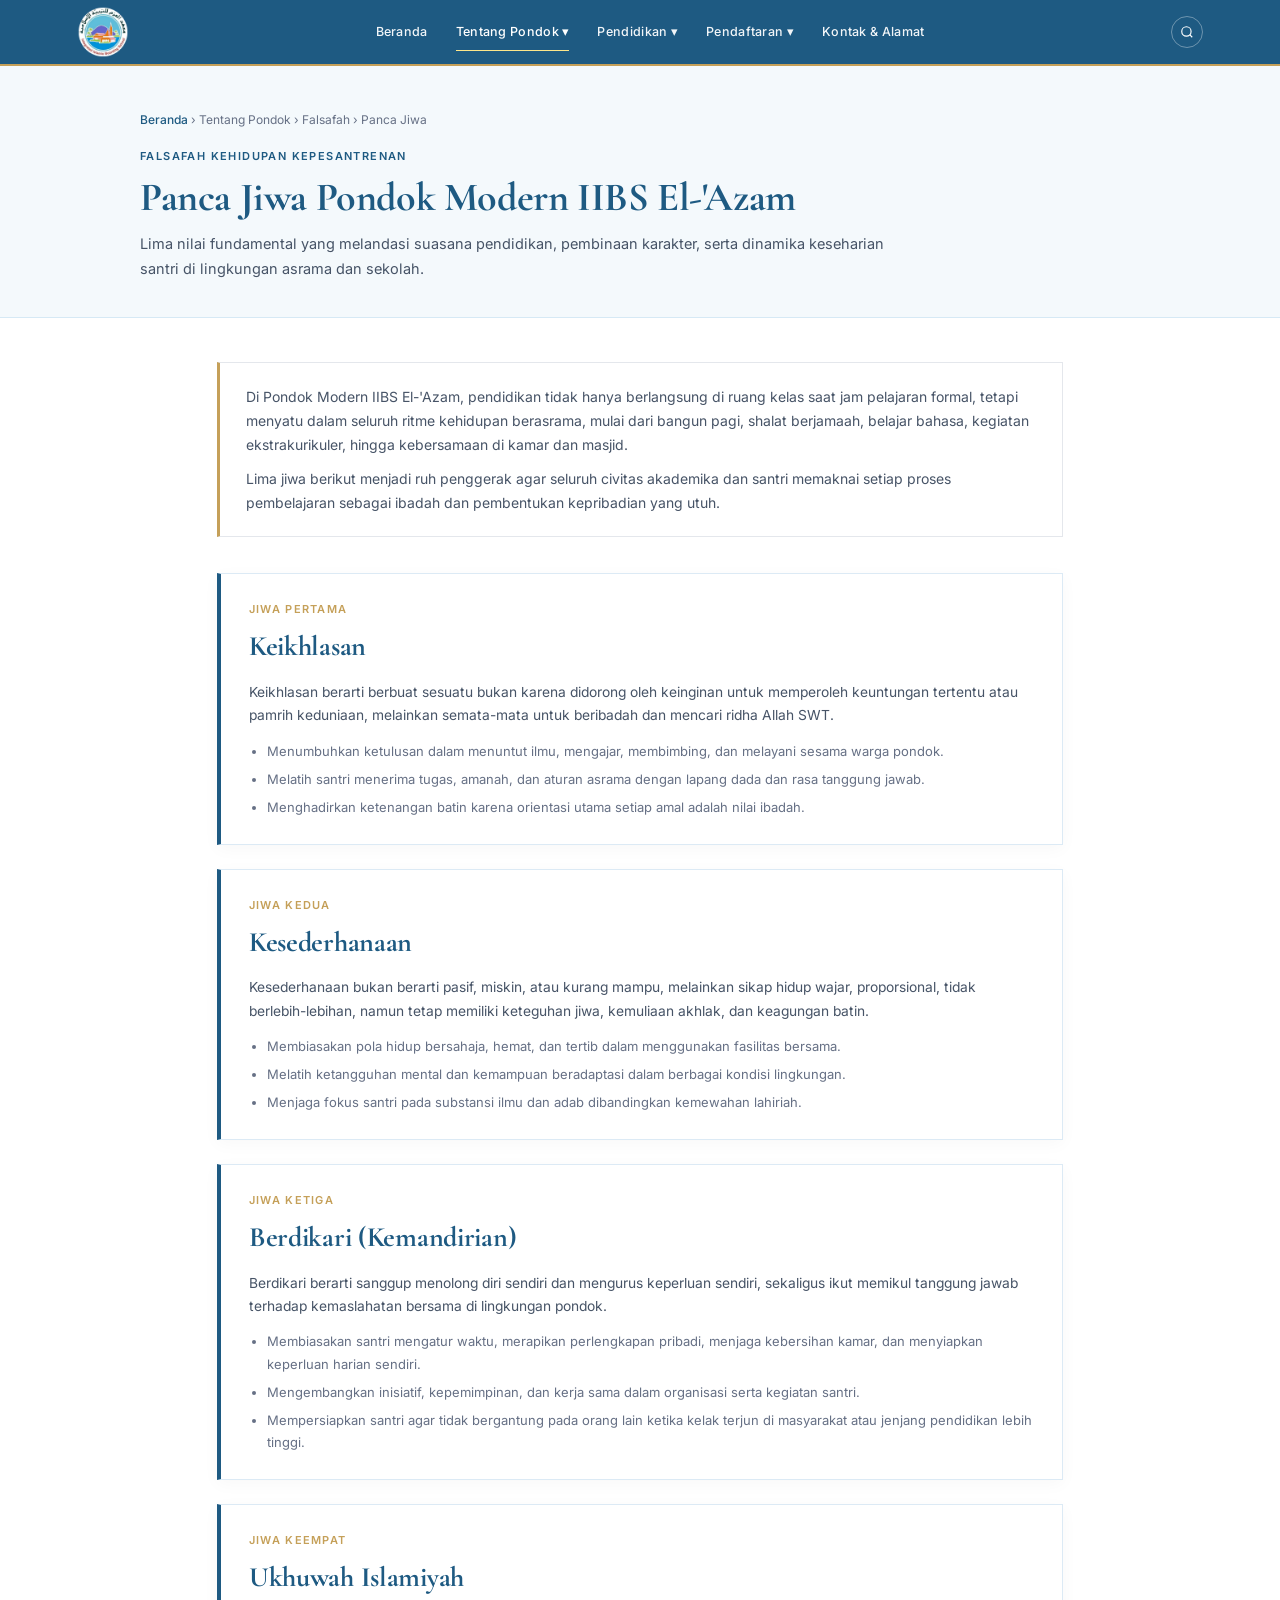
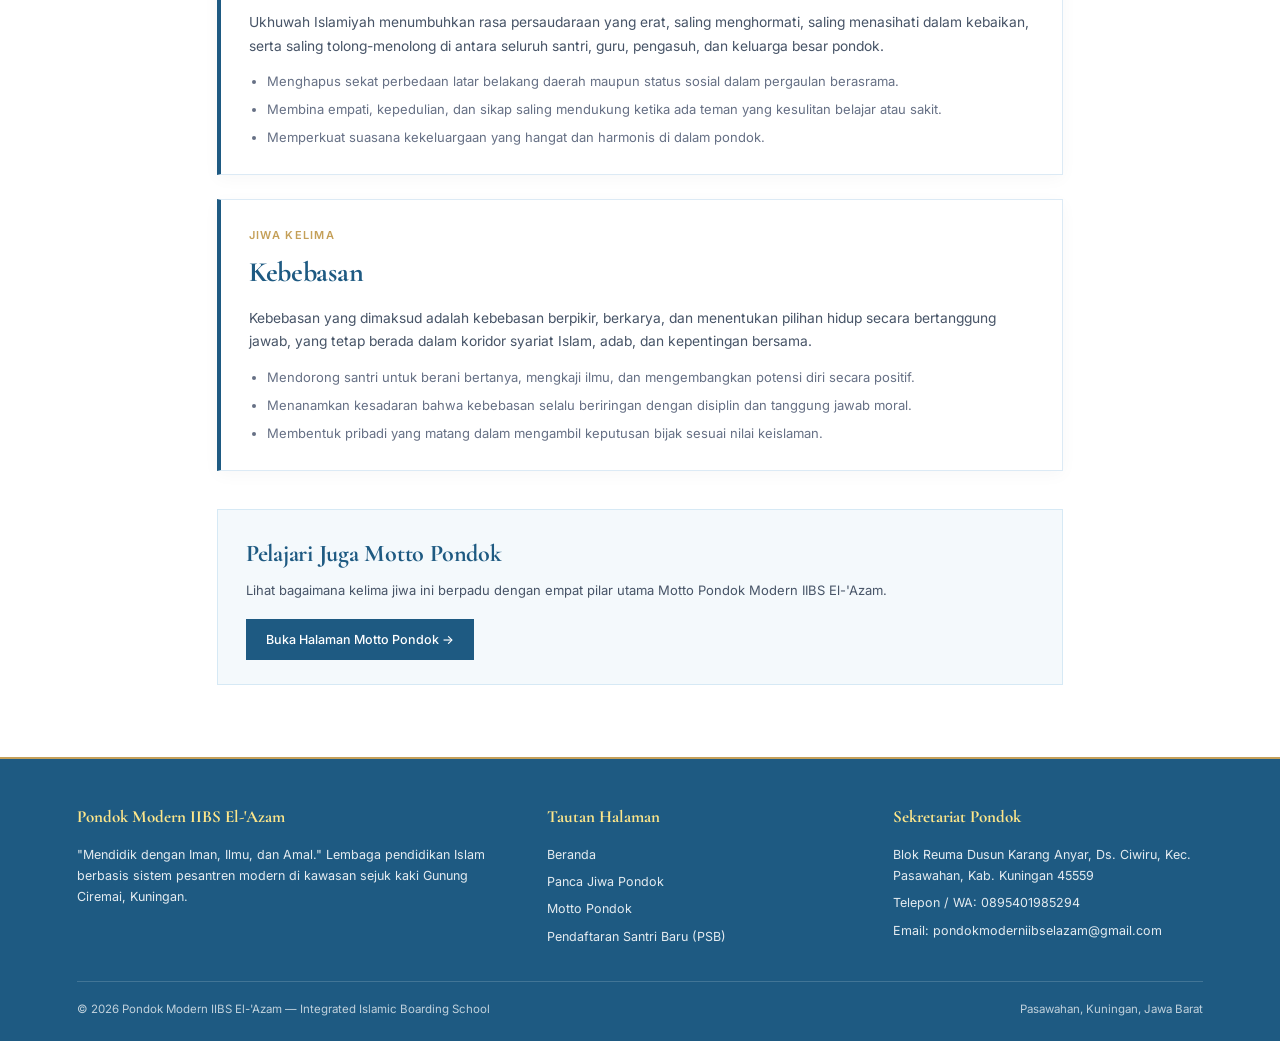
<file: panca-jiwa.html>
<!DOCTYPE html>
<html lang="id">
<head>
    <meta charset="UTF-8">
    <meta name="viewport" content="width=device-width, initial-scale=1.0">
    <title>Panca Jiwa Pondok | Pondok Modern IIBS El-'Azam</title>
    <meta name="description" content="Panca Jiwa Pondok Modern IIBS El-'Azam Kuningan: Keikhlasan, Kesederhanaan, Berdikari, Ukhuwah Islamiyah, dan Kebebasan.">
    <link href="https://fonts.googleapis.com/css2?family=Cormorant+Garamond:wght@600;700&family=Inter:wght@400;500;600&display=swap" rel="stylesheet">
    <style>
        :root {
            --sky-deep: #1E5A82;
            --sky-tint: #F4F9FC;
            --gold-accent: #C5A059;
            --ink-dark: #182230;
            --ink-body: #475467;
            --ink-muted: #667085;
            --line: #E4E7EC;
            --white: #FFFFFF;
        }

        * { margin: 0; padding: 0; box-sizing: border-box; font-family: 'Inter', sans-serif; }
        body { background-color: var(--white); color: var(--ink-dark); font-size: 13.5px; line-height: 1.7; -webkit-font-smoothing: antialiased; }
        h1, h2, h3, .serif { font-family: 'Cormorant Garamond', serif; letter-spacing: -0.01em; }

        header {
            background: var(--sky-deep);
            padding: 6px 6%;
            min-height: 64px;
            position: sticky;
            top: 0;
            z-index: 1000;
            display: flex;
            justify-content: space-between;
            align-items: center;
            border-bottom: 2px solid var(--gold-accent);
            transition: padding 0.3s ease, box-shadow 0.3s ease;
        }

        header.scrolled {
            padding: 6px 6%;
            min-height: 58px;
            box-shadow: 0 6px 20px rgba(30, 90, 130, 0.25);
        }

        .brand {
            display: flex;
            align-items: center;
            text-decoration: none;
            border-bottom: none;
            min-height: 44px;
            position: relative;
        }

        .brand-logo-wrap {
            display: flex;
            align-items: center;
            transition: opacity 0.3s ease, transform 0.3s ease;
        }

        .brand-logo-circle {
            height: 52px;
            min-width: 52px;
            padding: 0;
            border-radius: 4px;
            background: transparent;
            border: none;
            display: flex;
            align-items: center;
            justify-content: center;
            overflow: visible;
            box-shadow: none;
        }

        .brand-logo-circle img {
            max-height: 52px;
            width: auto;
            max-width: 160px;
            object-fit: contain;
            display: block;
        }

        .brand-wordmark {
            display: none;
            flex-direction: column;
            animation: fadeSlideIn 0.35s ease forwards;
        }

        .brand-wordmark small {
            font-size: 9.5px;
            letter-spacing: 1.8px;
            text-transform: uppercase;
            color: #FDE68A;
            font-weight: 600;
            line-height: 1.2;
        }

        .brand-wordmark strong {
            font-family: 'Cormorant Garamond', serif;
            font-size: 21px;
            font-weight: 700;
            color: var(--white);
            letter-spacing: 0.8px;
            line-height: 1.1;
        }

        .brand, .brand:visited, .brand:hover, .brand-wordmark, .brand-wordmark small, .brand-wordmark strong {
            text-decoration: none !important;
            border-bottom: none !important;
        }

        header.scrolled .brand-logo-wrap { display: none; }
        header.scrolled .brand-wordmark { display: flex; }

        @keyframes fadeSlideIn {
            from { opacity: 0; transform: translateY(-6px); }
            to { opacity: 1; transform: translateY(0); }
        }

        nav ul { list-style: none; display: flex; align-items: center; gap: 28px; }
        nav ul li { position: relative; }
        nav ul li > a {
            color: rgba(255, 255, 255, 0.94); text-decoration: none; font-size: 12.5px; font-weight: 500;
            letter-spacing: 0.3px; padding: 8px 0; display: inline-block; border-bottom: 1.5px solid transparent; transition: 0.2s;
        }
        nav ul li > a:hover, nav ul li > a.active { color: var(--white); border-bottom-color: #FDE68A; }

        .dropdown-menu {
            display: none; position: absolute; top: 100%; left: 0; background: var(--white);
            min-width: 225px; border: 1px solid var(--line); border-top: 2px solid var(--sky-deep);
            box-shadow: 0 12px 28px rgba(16, 24, 40, 0.08); padding: 6px 0; z-index: 999;
        }
        nav ul li:hover > .dropdown-menu { display: block; }
        .dropdown-menu a {
            display: flex; justify-content: space-between; align-items: center;
            padding: 9px 16px; color: var(--ink-body); text-decoration: none; font-size: 12px; transition: 0.15s;
        }
        .dropdown-menu a:hover { background: var(--sky-tint); color: var(--sky-deep); font-weight: 500; }

        .has-submenu { position: relative; }
        .submenu {
            display: none; position: absolute; top: -2px; left: 100%; background: var(--white);
            min-width: 195px; border: 1px solid var(--line); border-top: 2px solid var(--gold-accent);
            box-shadow: 0 12px 28px rgba(16, 24, 40, 0.1); padding: 6px 0; z-index: 1000;
        }
        .has-submenu:hover > .submenu { display: block; }

        .header-actions { display: flex; align-items: center; gap: 8px; }

        .icon-search {
            background: transparent; border: 1px solid rgba(255, 255, 255, 0.35); color: var(--white);
            width: 32px; height: 32px; border-radius: 50%; display: flex; align-items: center; justify-content: center; cursor: pointer;
        }
        .icon-search:hover { background: rgba(255, 255, 255, 0.15); }

        .menu-toggle {
            display: none; background: transparent; border: 1px solid rgba(255, 255, 255, 0.35); color: var(--white);
            width: 32px; height: 32px; border-radius: 6px; align-items: center; justify-content: center; cursor: pointer; font-size: 16px;
        }
        .menu-toggle:hover { background: rgba(255, 255, 255, 0.15); }

        .search-popover {
            display: none; position: absolute; top: calc(100% + 8px); right: 6%; background: var(--white);
            padding: 12px; border: 1px solid var(--line); border-top: 2px solid var(--sky-deep);
            box-shadow: 0 12px 28px rgba(16, 24, 40, 0.14); z-index: 1100; width: min(340px, 88vw);
        }
        .search-popover.open { display: block; }
        .search-form { display: flex; align-items: stretch; }
        .search-form input {
            flex: 1; min-width: 0; padding: 9px 12px; border: 1px solid #D0D5DD; border-right: none;
            background: #F4F7F6; color: var(--ink-dark); font-size: 12.5px; outline: none;
        }
        .search-form input:focus { background: var(--white); border-color: var(--sky-deep); }
        .search-form button {
            padding: 0 16px; background: var(--sky-deep); color: var(--white); border: 1px solid var(--sky-deep);
            font-size: 12.5px; font-weight: 500; cursor: pointer; transition: background 0.2s; white-space: nowrap;
        }
        .search-form button:hover { background: #164463; }

        .page-hero {
            background: var(--sky-tint);
            border-bottom: 1px solid #D6E9F5;
            padding: 44px 6% 36px;
        }
        .page-hero-inner { max-width: 1000px; margin: 0 auto; }
        .breadcrumb { font-size: 12px; color: var(--ink-muted); margin-bottom: 14px; }
        .breadcrumb a { color: var(--sky-deep); text-decoration: none; font-weight: 500; }
        .page-kicker {
            display: inline-block; font-size: 11px; font-weight: 600; letter-spacing: 1.4px;
            text-transform: uppercase; color: var(--sky-deep); margin-bottom: 8px;
        }
        .page-hero h1 { font-size: 40px; color: var(--sky-deep); font-weight: 700; margin-bottom: 12px; line-height: 1.15; }
        .page-hero p { font-size: 14.5px; color: var(--ink-body); max-width: 780px; }

        .page-wrap { max-width: 1000px; margin: 44px auto 72px; padding: 0 6%; }
        .intro-box {
            background: var(--white); border: 1px solid var(--line); border-left: 3px solid var(--gold-accent);
            padding: 22px 26px; margin-bottom: 36px;
        }
        .intro-box p { font-size: 14px; color: var(--ink-body); margin-bottom: 10px; }
        .intro-box p:last-child { margin-bottom: 0; }

        .jiwa-list { display: flex; flex-direction: column; gap: 24px; }
        .jiwa-card {
            background: var(--white); border: 1px solid #DCEAF5; border-left: 4px solid var(--sky-deep);
            padding: 26px 28px; box-shadow: 0 4px 16px rgba(16, 24, 40, 0.03);
        }
        .jiwa-num {
            font-size: 11px; font-weight: 600; letter-spacing: 1.3px; text-transform: uppercase;
            color: var(--gold-accent); display: block; margin-bottom: 4px;
        }
        .jiwa-card h2 { font-size: 28px; color: var(--sky-deep); margin-bottom: 10px; font-weight: 700; }
        .jiwa-card p { font-size: 13.8px; color: var(--ink-body); margin-bottom: 12px; }
        .jiwa-points { padding-left: 18px; display: flex; flex-direction: column; gap: 6px; }
        .jiwa-points li { font-size: 13px; color: var(--ink-muted); }

        .closing-note {
            margin-top: 38px; background: var(--sky-tint); border: 1px solid #D6E9F5;
            padding: 24px 28px; display: flex; justify-content: space-between; align-items: center;
            flex-wrap: wrap; gap: 18px;
        }
        .closing-note h3 { font-size: 24px; color: var(--sky-deep); margin-bottom: 4px; }
        .closing-note p { font-size: 13px; color: var(--ink-body); }
        .btn-editorial {
            display: inline-block; padding: 10px 20px; font-size: 12.5px; font-weight: 500;
            color: var(--white); background: var(--sky-deep); text-decoration: none; transition: 0.2s;
        }
        .btn-editorial:hover { background: #164463; }

        footer {
            background: var(--sky-deep); color: rgba(255, 255, 255, 0.88);
            padding: 44px 6% 22px; border-top: 2px solid var(--gold-accent);
        }
        .footer-inner {
            max-width: 1180px; margin: 0 auto; display: grid; grid-template-columns: 1.4fr 1fr 1fr;
            gap: 36px; padding-bottom: 28px; border-bottom: 1px solid rgba(255, 255, 255, 0.16);
        }
        .footer-inner h4 { font-family: 'Cormorant Garamond', serif; font-size: 17px; color: #FDE68A; margin-bottom: 12px; }
        .footer-inner p, .footer-inner li { font-size: 12.5px; line-height: 1.7; list-style: none; margin-bottom: 6px; }
        .footer-inner a { color: rgba(255, 255, 255, 0.88); text-decoration: none; }
        .footer-inner a:hover { color: #FDE68A; }
        .footer-bottom {
            max-width: 1180px; margin: 18px auto 0; display: flex; justify-content: space-between;
            font-size: 11.5px; color: rgba(255, 255, 255, 0.72);
        }

        @media (max-width: 900px) {
            header {
                display: flex;
                justify-content: space-between;
                align-items: center;
            }

            .menu-toggle {
                display: flex;
                order: 1;
            }

            .brand {
                order: 2;
                margin: 0 auto;
            }

            .header-actions {
                order: 3;
            }

            .search-popover {
                right: 6%;
            }

            nav {
                display: none; position: absolute; top: 100%; left: 0; right: 0;
                background: var(--sky-deep); border-bottom: 2px solid var(--gold-accent);
                padding: 12px 6% 18px; box-shadow: 0 12px 24px rgba(15, 42, 68, 0.25);
            }
            nav.open { display: block; }
            nav ul { flex-direction: column; align-items: flex-start; gap: 8px; }
            nav ul li { width: 100%; }
            nav ul li:hover > .dropdown-menu { display: none; }
            .dropdown-menu {
                position: static; display: none; background: rgba(255, 255, 255, 0.06);
                border: none; border-left: 2px solid #FDE68A; box-shadow: none;
                padding: 4px 0 4px 12px; margin-top: 4px;
            }
            nav ul li.dropdown.open > .dropdown-menu { display: block; }
            .dropdown-menu a { color: rgba(255, 255, 255, 0.88); padding: 5px 8px; }
            .has-submenu:hover > .submenu { display: none; }
            .submenu {
                position: static; display: none; background: rgba(255, 255, 255, 0.05);
                border: none; border-left: 2px solid var(--gold-accent); box-shadow: none;
                padding: 2px 0 2px 14px; margin: 2px 0 6px;
            }
            .has-submenu.open > .submenu { display: block; }
            .page-hero h1 { font-size: 30px; }
            .footer-inner { grid-template-columns: 1fr; }
            .footer-bottom { flex-direction: column; gap: 6px; }
        }
    </style>
</head>
<body>

    <header id="main-header">
        <button class="menu-toggle" onclick="toggleMenu()" title="Buka Menu" aria-label="Buka Menu">&#9776;</button>

        <a href="index.html" class="brand" title="Pondok Modern IIBS El-'Azam">
            <div class="brand-logo-wrap">
                <div class="brand-logo-circle">
                    <img src="images/Logo PONDOK.png" alt="Logo Pondok Modern IIBS El-'Azam">
                </div>
            </div>

            <div class="brand-wordmark">
                <small>Integrated Islamic Boarding School</small>
                <strong>IIBS EL-'AZAM</strong>
            </div>
        </a>

        <nav id="main-nav">
            <ul>
                <li><a href="index.html">Beranda</a></li>
                <li class="dropdown">
                    <a href="profil.html" class="active" onclick="toggleDropdown(event, this)">Tentang Pondok &#9662;</a>
                    <div class="dropdown-menu">
                        <a href="profil.html#muqoddimah">Muqoddimah</a>
                        <div class="has-submenu">
                            <a href="profil.html#muqoddimah" onclick="toggleSubmenu(event, this)">Falsafah &rsaquo;</a>
                            <div class="submenu">
                                <a href="panca-jiwa.html">Panca Jiwa</a>
                                <a href="motto.html">Motto</a>
                            </div>
                        </div>
                    </div>
                </li>
                <li class="dropdown">
                    <a href="kurikulum.html" onclick="toggleDropdown(event, this)">Pendidikan &#9662;</a>
                    <div class="dropdown-menu">
                        <a href="kurikulum.html#kurikulum">Kurikulum Pondok &amp; Sekolah</a>
                        <a href="kurikulum.html#ekskul">Ekstrakurikuler</a>
                        <a href="kurikulum.html#jadwal">Jadwal Harian &amp; Mingguan</a>
                    </div>
                </li>
                <li class="dropdown">
                    <a href="psb.html" onclick="toggleDropdown(event, this)">Pendaftaran &#9662;</a>
                    <div class="dropdown-menu">
                        <a href="psb.html">Syarat &amp; Jadwal PSB 2027</a>
                        <a href="biaya.html">Pembiayaan Pendidikan</a>
                        <a href="perlengkapan.html">Perlengkapan Santri</a>
                    </div>
                </li>
                <li><a href="kontak.html">Kontak &amp; Alamat</a></li>
            </ul>
        </nav>

        <div class="header-actions">
            <button class="icon-search" id="searchToggleBtn" onclick="toggleSearch(event)" title="Cari Informasi" aria-label="Cari Informasi">
                <svg width="14" height="14" viewBox="0 0 24 24" fill="none" stroke="currentColor" stroke-width="2">
                    <circle cx="11" cy="11" r="8"></circle>
                    <line x1="21" y1="21" x2="16.65" y2="16.65"></line>
                </svg>
            </button>
        </div>

        <div class="search-popover" id="searchPopover">
            <form class="search-form" onsubmit="submitSearch(event)">
                <input type="text" id="searchInput" placeholder="Cari informasi..." autocomplete="off">
                <button type="submit">Search</button>
            </form>
        </div>
    </header>

    <section class="page-hero">
        <div class="page-hero-inner">
            <div class="breadcrumb">
                <a href="index.html">Beranda</a> &rsaquo; Tentang Pondok &rsaquo; Falsafah &rsaquo; Panca Jiwa
            </div>
            <span class="page-kicker">Falsafah Kehidupan Kepesantrenan</span>
            <h1>Panca Jiwa Pondok Modern IIBS El-'Azam</h1>
            <p>Lima nilai fundamental yang melandasi suasana pendidikan, pembinaan karakter, serta dinamika keseharian santri di lingkungan asrama dan sekolah.</p>
        </div>
    </section>

    <main class="page-wrap">
        <div class="intro-box">
            <p>Di Pondok Modern IIBS El-'Azam, pendidikan tidak hanya berlangsung di ruang kelas saat jam pelajaran formal, tetapi menyatu dalam seluruh ritme kehidupan berasrama, mulai dari bangun pagi, shalat berjamaah, belajar bahasa, kegiatan ekstrakurikuler, hingga kebersamaan di kamar dan masjid.</p>
            <p>Lima jiwa berikut menjadi ruh penggerak agar seluruh civitas akademika dan santri memaknai setiap proses pembelajaran sebagai ibadah dan pembentukan kepribadian yang utuh.</p>
        </div>

        <div class="jiwa-list">
            <article class="jiwa-card">
                <span class="jiwa-num">Jiwa Pertama</span>
                <h2>Keikhlasan</h2>
                <p>Keikhlasan berarti berbuat sesuatu bukan karena didorong oleh keinginan untuk memperoleh keuntungan tertentu atau pamrih keduniaan, melainkan semata-mata untuk beribadah dan mencari ridha Allah SWT.</p>
                <ul class="jiwa-points">
                    <li>Menumbuhkan ketulusan dalam menuntut ilmu, mengajar, membimbing, dan melayani sesama warga pondok.</li>
                    <li>Melatih santri menerima tugas, amanah, dan aturan asrama dengan lapang dada dan rasa tanggung jawab.</li>
                    <li>Menghadirkan ketenangan batin karena orientasi utama setiap amal adalah nilai ibadah.</li>
                </ul>
            </article>

            <article class="jiwa-card">
                <span class="jiwa-num">Jiwa Kedua</span>
                <h2>Kesederhanaan</h2>
                <p>Kesederhanaan bukan berarti pasif, miskin, atau kurang mampu, melainkan sikap hidup wajar, proporsional, tidak berlebih-lebihan, namun tetap memiliki keteguhan jiwa, kemuliaan akhlak, dan keagungan batin.</p>
                <ul class="jiwa-points">
                    <li>Membiasakan pola hidup bersahaja, hemat, dan tertib dalam menggunakan fasilitas bersama.</li>
                    <li>Melatih ketangguhan mental dan kemampuan beradaptasi dalam berbagai kondisi lingkungan.</li>
                    <li>Menjaga fokus santri pada substansi ilmu dan adab dibandingkan kemewahan lahiriah.</li>
                </ul>
            </article>

            <article class="jiwa-card">
                <span class="jiwa-num">Jiwa Ketiga</span>
                <h2>Berdikari (Kemandirian)</h2>
                <p>Berdikari berarti sanggup menolong diri sendiri dan mengurus keperluan sendiri, sekaligus ikut memikul tanggung jawab terhadap kemaslahatan bersama di lingkungan pondok.</p>
                <ul class="jiwa-points">
                    <li>Membiasakan santri mengatur waktu, merapikan perlengkapan pribadi, menjaga kebersihan kamar, dan menyiapkan keperluan harian sendiri.</li>
                    <li>Mengembangkan inisiatif, kepemimpinan, dan kerja sama dalam organisasi serta kegiatan santri.</li>
                    <li>Mempersiapkan santri agar tidak bergantung pada orang lain ketika kelak terjun di masyarakat atau jenjang pendidikan lebih tinggi.</li>
                </ul>
            </article>

            <article class="jiwa-card">
                <span class="jiwa-num">Jiwa Keempat</span>
                <h2>Ukhuwah Islamiyah</h2>
                <p>Ukhuwah Islamiyah menumbuhkan rasa persaudaraan yang erat, saling menghormati, saling menasihati dalam kebaikan, serta saling tolong-menolong di antara seluruh santri, guru, pengasuh, dan keluarga besar pondok.</p>
                <ul class="jiwa-points">
                    <li>Menghapus sekat perbedaan latar belakang daerah maupun status sosial dalam pergaulan berasrama.</li>
                    <li>Membina empati, kepedulian, dan sikap saling mendukung ketika ada teman yang kesulitan belajar atau sakit.</li>
                    <li>Memperkuat suasana kekeluargaan yang hangat dan harmonis di dalam pondok.</li>
                </ul>
            </article>

            <article class="jiwa-card">
                <span class="jiwa-num">Jiwa Kelima</span>
                <h2>Kebebasan</h2>
                <p>Kebebasan yang dimaksud adalah kebebasan berpikir, berkarya, dan menentukan pilihan hidup secara bertanggung jawab, yang tetap berada dalam koridor syariat Islam, adab, dan kepentingan bersama.</p>
                <ul class="jiwa-points">
                    <li>Mendorong santri untuk berani bertanya, mengkaji ilmu, dan mengembangkan potensi diri secara positif.</li>
                    <li>Menanamkan kesadaran bahwa kebebasan selalu beriringan dengan disiplin dan tanggung jawab moral.</li>
                    <li>Membentuk pribadi yang matang dalam mengambil keputusan bijak sesuai nilai keislaman.</li>
                </ul>
            </article>
        </div>

        <div class="closing-note">
            <div>
                <h3>Pelajari Juga Motto Pondok</h3>
                <p>Lihat bagaimana kelima jiwa ini berpadu dengan empat pilar utama Motto Pondok Modern IIBS El-'Azam.</p>
            </div>
            <a href="motto.html" class="btn-editorial">Buka Halaman Motto Pondok &rarr;</a>
        </div>
    </main>

    <footer>
        <div class="footer-inner">
            <div>
                <h4>Pondok Modern IIBS El-'Azam</h4>
                <p>"Mendidik dengan Iman, Ilmu, dan Amal." Lembaga pendidikan Islam berbasis sistem pesantren modern di kawasan sejuk kaki Gunung Ciremai, Kuningan.</p>
            </div>
            <div>
                <h4>Tautan Halaman</h4>
                <ul>
                    <li><a href="index.html">Beranda</a></li>
                    <li><a href="panca-jiwa.html">Panca Jiwa Pondok</a></li>
                    <li><a href="motto.html">Motto Pondok</a></li>
                    <li><a href="psb.html">Pendaftaran Santri Baru (PSB)</a></li>
                </ul>
            </div>
            <div>
                <h4>Sekretariat Pondok</h4>
                <ul>
                    <li>Blok Reuma Dusun Karang Anyar, Ds. Ciwiru, Kec. Pasawahan, Kab. Kuningan 45559</li>
                    <li>Telepon / WA: <a href="https://wa.me/62895401985294" target="_blank">0895401985294</a></li>
                    <li>Email: pondokmoderniibselazam@gmail.com</li>
                </ul>
            </div>
        </div>
        <div class="footer-bottom">
            <span>&copy; 2026 Pondok Modern IIBS El-'Azam &mdash; Integrated Islamic Boarding School</span>
            <span>Pasawahan, Kuningan, Jawa Barat</span>
        </div>
    </footer>

    <script>
        function toggleMenu() {
            const nav = document.getElementById("main-nav");
            if (nav) nav.classList.toggle("open");
        }

        function toggleDropdown(event, linkEl) {
            if (window.innerWidth <= 900) {
                event.preventDefault();
                linkEl.parentElement.classList.toggle("open");
            }
        }

        function toggleSubmenu(event, linkEl) {
            if (window.innerWidth <= 900) {
                event.preventDefault();
                event.stopPropagation();
                linkEl.parentElement.classList.toggle("open");
            }
        }

        function toggleSearch(event) {
            event.stopPropagation();
            const popover = document.getElementById("searchPopover");
            const input = document.getElementById("searchInput");
            if (!popover) return;
            popover.classList.toggle("open");
            if (popover.classList.contains("open") && input) {
                setTimeout(() => input.focus(), 50);
            }
        }

        document.addEventListener("click", function(event) {
            const popover = document.getElementById("searchPopover");
            const btn = document.getElementById("searchToggleBtn");
            if (popover && popover.classList.contains("open")) {
                if (!popover.contains(event.target) && (!btn || !btn.contains(event.target))) {
                    popover.classList.remove("open");
                }
            }
        });

        function submitSearch(event) {
            event.preventDefault();
            const input = document.getElementById("searchInput");
            const kata = input ? input.value.trim() : "";
            if (!kata) return;
            const k = kata.toLowerCase();
            if (k.includes("panca")) window.location.href = "panca-jiwa.html";
            else if (k.includes("motto")) window.location.href = "motto.html";
            else if (k.includes("biaya") || k.includes("syarat") || k.includes("daftar")) window.location.href = "psb.html";
            else if (k.includes("jadwal") || k.includes("kurikulum") || k.includes("ekskul")) window.location.href = "kurikulum.html";
            else if (k.includes("kontak") || k.includes("alamat")) window.location.href = "kontak.html";
            else window.location.href = "profil.html";
        }

        window.addEventListener("scroll", function() {
            const header = document.getElementById("main-header");
            if (!header) return;
            if (window.scrollY > 50) header.classList.add("scrolled");
            else header.classList.remove("scrolled");
        });
    </script>
</body>
</html>
</file>
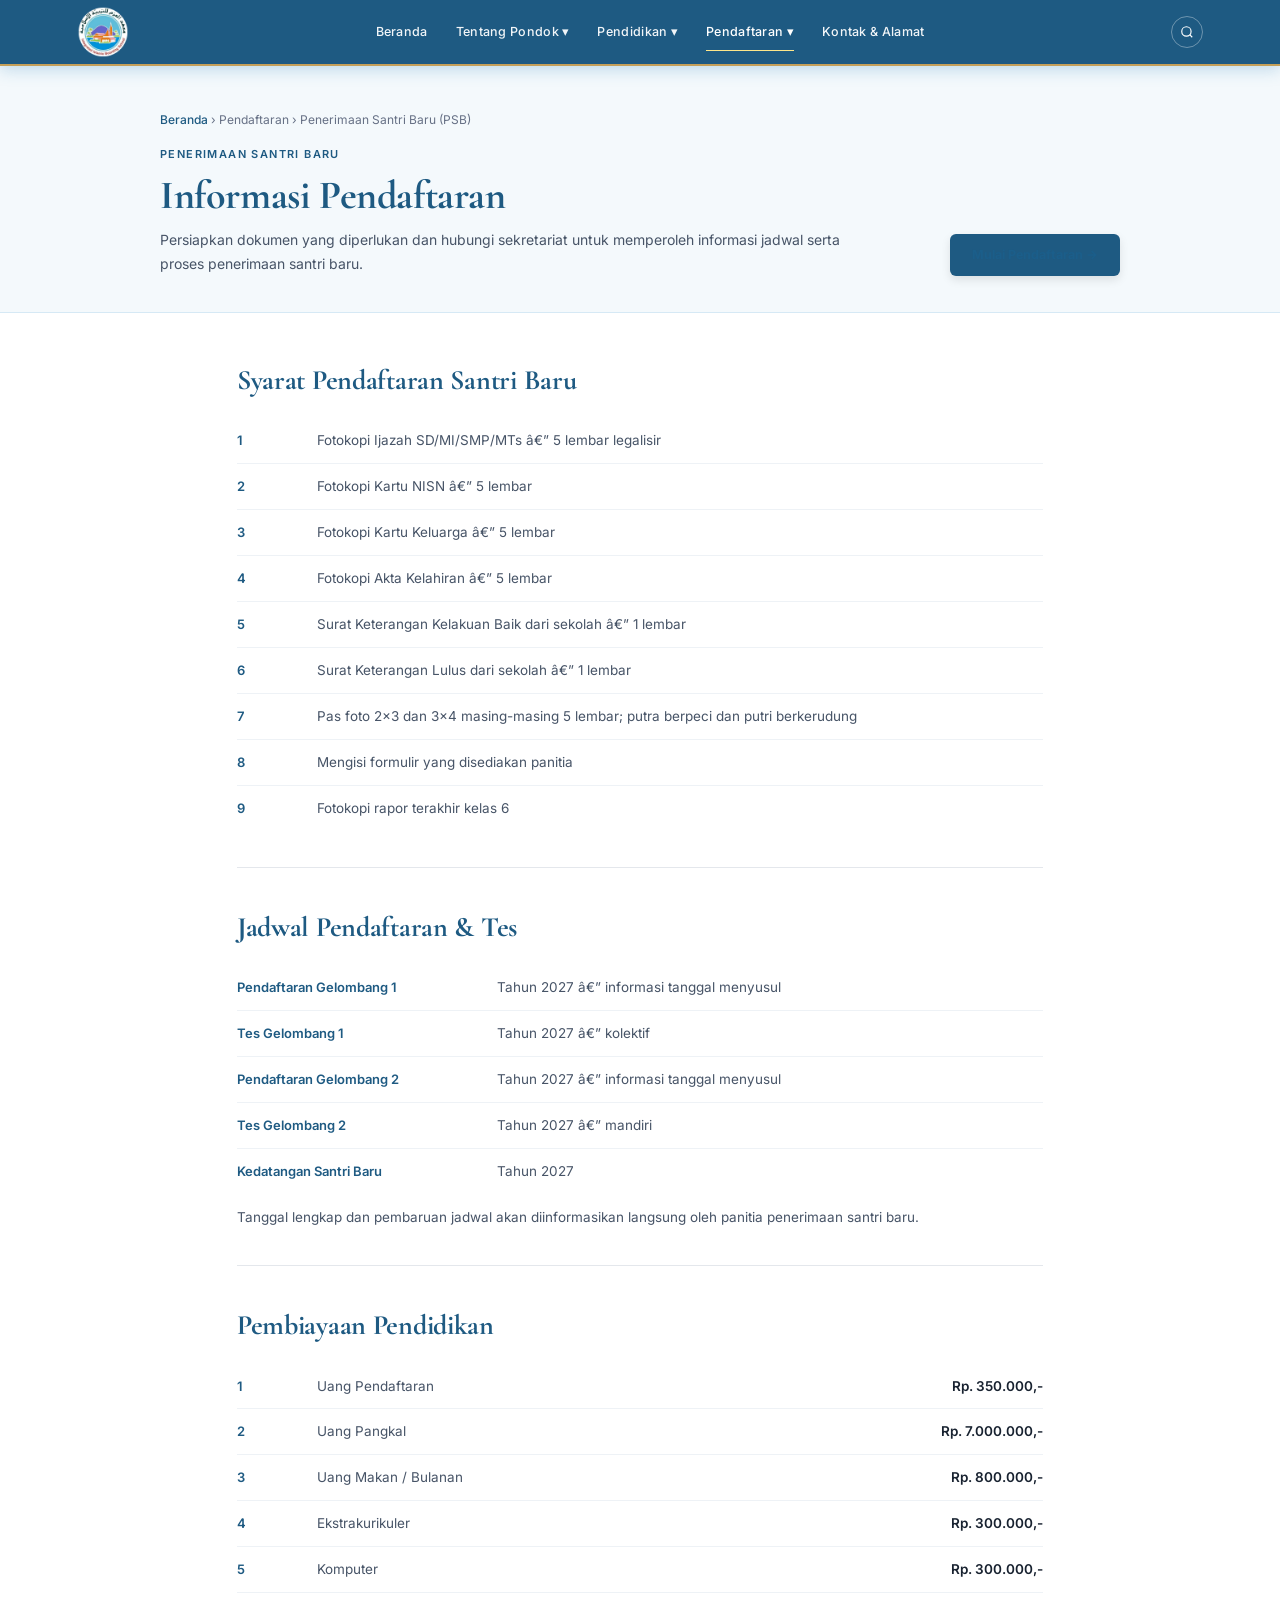
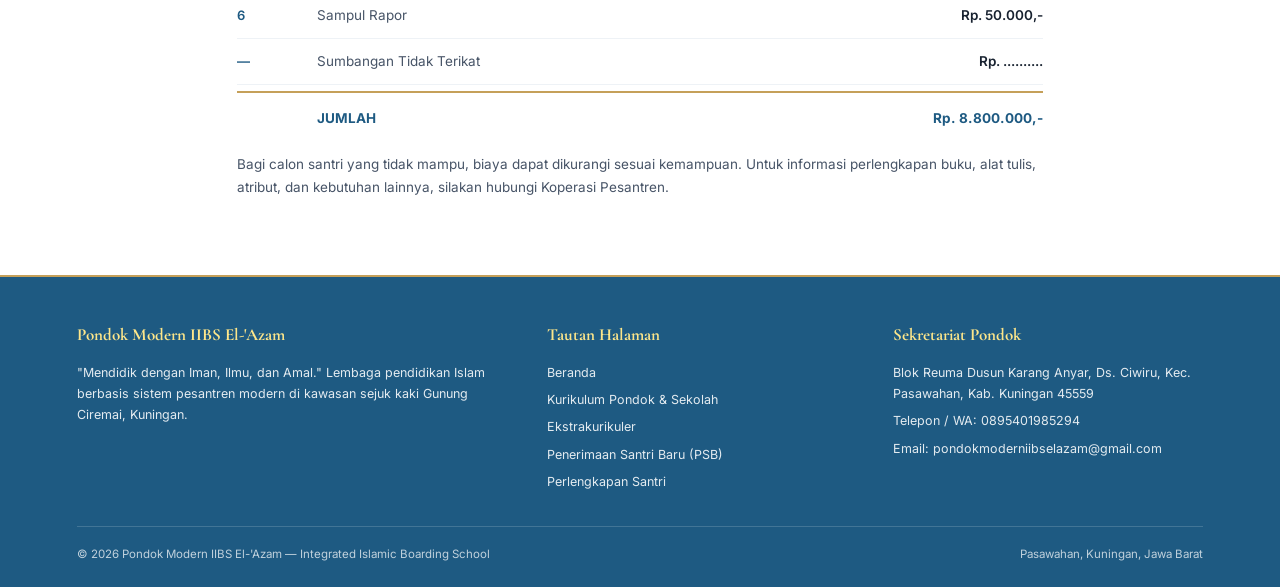
<file: pendaftaran.html>
<!DOCTYPE html>
<html lang="id">
<head>
    <meta charset="UTF-8">
    <meta name="viewport" content="width=device-width, initial-scale=1.0">
    <title>Penerimaan Santri Baru (PSB) | Pondok Modern IIBS El-'Azam</title>
    <meta name="description" content="Penerimaan Santri Baru (PSB), Syarat, Jadwal PSB 2027, dan Pembiayaan Pendidikan Pondok Modern IIBS El-'Azam Kuningan.">
    <link href="https://fonts.googleapis.com/css2?family=Cormorant+Garamond:wght@600;700&family=Inter:wght@400;500;600&display=swap" rel="stylesheet">
    <link rel="stylesheet" href="style.css">
    <style>
        :root {
            --sky-deep: #1E5A82;
            --sky-tint: #F4F9FC;
            --gold-accent: #C5A059;
            --ink-dark: #182230;
            --ink-body: #475467;
            --ink-muted: #667085;
            --line: #E4E7EC;
            --white: #FFFFFF;
        }

        * { margin: 0; padding: 0; box-sizing: border-box; font-family: 'Inter', sans-serif; }
        html { scroll-behavior: smooth; }
        body { background-color: var(--white); color: var(--ink-dark); font-size: 13.5px; line-height: 1.7; -webkit-font-smoothing: antialiased; }
        h1, h2, h3, .serif { font-family: 'Cormorant Garamond', serif; letter-spacing: -0.01em; }

        header {
            background: var(--sky-deep); padding: 6px 6%; min-height: 64px; position: sticky; top: 0; z-index: 1000;
            display: flex; justify-content: space-between; align-items: center; border-bottom: 2px solid var(--gold-accent);
            transition: padding 0.3s ease, box-shadow 0.3s ease;
        }
        header.scrolled { padding: 6px 6%; min-height: 58px; box-shadow: 0 6px 20px rgba(30, 90, 130, 0.25); }

        .brand { display: flex; align-items: center; text-decoration: none; border-bottom: none; min-height: 44px; position: relative; }
        .brand-logo-wrap { display: flex; align-items: center; transition: opacity 0.3s ease, transform 0.3s ease; }
        .brand-logo-circle { height: 52px; min-width: 52px; padding: 0; border-radius: 4px; background: transparent; border: none; display: flex; align-items: center; justify-content: center; }
        .brand-logo-circle img { max-height: 52px; width: auto; max-width: 160px; object-fit: contain; display: block; }
        .brand-wordmark { display: none; flex-direction: column; animation: fadeSlideIn 0.35s ease forwards; }
        .brand-wordmark small { font-size: 9.5px; letter-spacing: 1.8px; text-transform: uppercase; color: #FDE68A; font-weight: 600; line-height: 1.2; }
        .brand-wordmark strong { font-family: 'Cormorant Garamond', serif; font-size: 21px; font-weight: 700; color: var(--white); letter-spacing: 0.8px; line-height: 1.1; }
        .brand, .brand:visited, .brand:hover, .brand-wordmark, .brand-wordmark small, .brand-wordmark strong { text-decoration: none !important; border-bottom: none !important; }
        header.scrolled .brand-logo-wrap { display: none; }
        header.scrolled .brand-wordmark { display: flex; }

        @keyframes fadeSlideIn {
            from { opacity: 0; transform: translateY(-6px); }
            to { opacity: 1; transform: translateY(0); }
        }

        nav ul { list-style: none; display: flex; align-items: center; gap: 28px; }
        nav ul li { position: relative; }
        nav ul li > a {
            color: rgba(255, 255, 255, 0.94); text-decoration: none; font-size: 12.5px; font-weight: 500;
            letter-spacing: 0.3px; padding: 8px 0; display: inline-block; border-bottom: 1.5px solid transparent; transition: 0.2s;
        }
        nav ul li > a:hover, nav ul li > a.active { color: var(--white); border-bottom-color: #FDE68A; }

        .dropdown-menu {
            display: none; position: absolute; top: 100%; left: 0; background: var(--white);
            min-width: 245px; border: 1px solid var(--line); border-top: 2px solid var(--sky-deep);
            box-shadow: 0 12px 28px rgba(16, 24, 40, 0.08); padding: 6px 0; z-index: 999;
        }
        nav ul li:hover > .dropdown-menu { display: block; }
        .dropdown-menu a {
            display: flex; justify-content: space-between; align-items: center;
            padding: 9px 16px; color: var(--ink-body); text-decoration: none; font-size: 12px; transition: 0.15s;
        }
        .dropdown-menu a:hover { background: var(--sky-tint); color: var(--sky-deep); font-weight: 500; }

        .has-submenu { position: relative; }
        .submenu {
            display: none; position: absolute; top: -2px; left: 100%; background: var(--white);
            min-width: 195px; border: 1px solid var(--line); border-top: 2px solid var(--gold-accent);
            box-shadow: 0 12px 28px rgba(16, 24, 40, 0.1); padding: 6px 0; z-index: 1000;
        }
        .has-submenu:hover > .submenu { display: block; }

        .header-actions { display: flex; align-items: center; gap: 8px; }
        .icon-search {
            background: transparent; border: 1px solid rgba(255, 255, 255, 0.35); color: var(--white);
            width: 32px; height: 32px; border-radius: 50%; display: flex; align-items: center; justify-content: center; cursor: pointer;
        }
        .icon-search:hover { background: rgba(255, 255, 255, 0.15); }
        .menu-toggle {
            display: none; background: transparent; border: 1px solid rgba(255, 255, 255, 0.35); color: var(--white);
            width: 32px; height: 32px; border-radius: 6px; align-items: center; justify-content: center; cursor: pointer; font-size: 16px;
        }

        .search-popover {
            display: none; position: absolute; top: calc(100% + 8px); right: 6%; background: var(--white);
            padding: 12px; border: 1px solid var(--line); border-top: 2px solid var(--sky-deep);
            box-shadow: 0 12px 28px rgba(16, 24, 40, 0.14); z-index: 1100; width: min(340px, 88vw);
        }
        .search-popover.open { display: block; }
        .search-form { display: flex; align-items: stretch; }
        .search-form input {
            flex: 1; min-width: 0; padding: 9px 12px; border: 1px solid #D0D5DD; border-right: none;
            background: #F4F7F6; color: var(--ink-dark); font-size: 12.5px; outline: none;
        }
        .search-form button {
            padding: 0 16px; background: var(--sky-deep); color: var(--white); border: 1px solid var(--sky-deep);
            font-size: 12.5px; font-weight: 500; cursor: pointer; white-space: nowrap;
        }

        .page-header {
            background: var(--sky-tint); border-bottom: 1px solid #D6E9F5; padding: 44px 6% 36px;
        }
        .page-header-inner { max-width: 960px; margin: 0 auto; }
        .breadcrumb { font-size: 12px; color: var(--ink-muted); margin-bottom: 12px; }
        .breadcrumb a { color: var(--sky-deep); text-decoration: none; font-weight: 500; }
        .page-kicker {
            display: inline-block; font-size: 11px; font-weight: 600; letter-spacing: 1.4px;
            text-transform: uppercase; color: var(--sky-deep); margin-bottom: 8px;
        }
        .header-top-row {
            display: flex; justify-content: space-between; align-items: flex-end; flex-wrap: wrap; gap: 16px;
        }
        .page-header h1 { font-size: 40px; color: var(--sky-deep); font-weight: 700; margin-bottom: 10px; line-height: 1.15; }
        .page-header p { font-size: 14px; color: var(--ink-body); max-width: 680px; }
        .btn-daftar {
            display: inline-block; padding: 10px 18px; background: var(--sky-deep); color: var(--white);
            text-decoration: none; font-size: 12.5px; font-weight: 600; border-radius: 6px; white-space: nowrap;
        }
        .btn-daftar:hover { background: #164463; }

        .doc-container { max-width: 960px; margin: 44px auto 76px; padding: 0 6%; }
        .doc-block {
            padding-bottom: 36px; margin-bottom: 36px; border-bottom: 1px solid var(--line);
        }
        .doc-block:last-child { border-bottom: none; margin-bottom: 0; padding-bottom: 0; }
        .doc-block h2 { font-size: 28px; color: var(--sky-deep); font-weight: 700; margin-bottom: 14px; }
        .doc-block p { font-size: 13.5px; color: var(--ink-body); margin-top: 12px; }

        .info-rows { display: flex; flex-direction: column; }
        .info-row {
            display: grid; grid-template-columns: 64px 1fr; gap: 16px;
            padding: 11px 0; border-bottom: 1px solid #EEF2F6; align-items: baseline;
        }
        .info-row:last-child { border-bottom: none; }
        .info-num { font-weight: 600; color: var(--sky-deep); font-size: 13px; }
        .info-text { color: var(--ink-body); font-size: 13.5px; }

        .stage-row {
            display: grid; grid-template-columns: 240px 1fr; gap: 20px;
            padding: 11px 0; border-bottom: 1px solid #EEF2F6; align-items: baseline;
        }
        .stage-row:last-child { border-bottom: none; }
        .stage-name { font-weight: 600; color: var(--sky-deep); font-size: 13px; }
        .stage-time { color: var(--ink-body); font-size: 13.5px; }

        .fee-row {
            display: grid; grid-template-columns: 64px 1fr 160px; gap: 16px;
            padding: 11px 0; border-bottom: 1px solid #EEF2F6; align-items: baseline;
        }
        .fee-row.fee-total {
            border-bottom: none; border-top: 2px solid var(--gold-accent);
            margin-top: 6px; padding-top: 14px; font-weight: 600; color: var(--ink-dark);
        }
        .fee-row.fee-total .fee-num,
        .fee-row.fee-total .fee-name,
        .fee-row.fee-total .fee-amount { color: var(--sky-deep); font-weight: 700; }
        .fee-num { font-weight: 600; color: var(--sky-deep); font-size: 13px; }
        .fee-name { color: var(--ink-body); font-size: 13.5px; }
        .fee-amount { text-align: right; font-weight: 600; color: var(--ink-dark); font-size: 13.5px; }

        @media (max-width: 680px) {
            .stage-row { grid-template-columns: 1fr; gap: 3px; }
            .fee-row { grid-template-columns: 44px 1fr; gap: 6px 12px; }
            .fee-amount { grid-column: 2; text-align: left; }
        }

        footer {
            background: var(--sky-deep); color: rgba(255, 255, 255, 0.88);
            padding: 44px 6% 22px; border-top: 2px solid var(--gold-accent);
        }
        .footer-inner {
            max-width: 1180px; margin: 0 auto; display: grid; grid-template-columns: 1.4fr 1fr 1fr;
            gap: 36px; padding-bottom: 28px; border-bottom: 1px solid rgba(255, 255, 255, 0.16);
        }
        .footer-inner h4 { font-family: 'Cormorant Garamond', serif; font-size: 17px; color: #FDE68A; margin-bottom: 12px; }
        .footer-inner p, .footer-inner li { font-size: 12.5px; line-height: 1.7; list-style: none; margin-bottom: 6px; }
        .footer-inner a { color: rgba(255, 255, 255, 0.88); text-decoration: none; }
        .footer-inner a:hover { color: #FDE68A; }
        .footer-bottom {
            max-width: 1180px; margin: 18px auto 0; display: flex; justify-content: space-between;
            font-size: 11.5px; color: rgba(255, 255, 255, 0.72);
        }

        @media (max-width: 900px) {
            header { display: flex; justify-content: space-between; align-items: center; }
            .menu-toggle { display: flex; order: 1; }
            .brand { order: 2; margin: 0 auto; }
            .header-actions { order: 3; }
            .search-popover { right: 6%; }
            nav {
                display: none; position: absolute; top: 100%; left: 0; right: 0; background: var(--sky-deep);
                border-bottom: 2px solid var(--gold-accent); padding: 12px 6% 18px;
            }
            nav.open { display: block; }
            nav ul { flex-direction: column; align-items: flex-start; gap: 8px; }
            nav ul li { width: 100%; }
            nav ul li:hover > .dropdown-menu { display: none; }
            .dropdown-menu {
                position: static; display: none; background: rgba(255, 255, 255, 0.06);
                border: none; border-left: 2px solid #FDE68A; box-shadow: none; padding: 4px 0 4px 12px; margin-top: 4px;
            }
            nav ul li.dropdown.open > .dropdown-menu { display: block; }
            .dropdown-menu a { color: rgba(255, 255, 255, 0.9); padding: 6px 8px; }
            .has-submenu:hover > .submenu { display: none; }
            .submenu {
                position: static; display: none; background: rgba(255, 255, 255, 0.05);
                border: none; border-left: 2px solid var(--gold-accent); box-shadow: none; padding: 2px 0 2px 14px; margin: 2px 0 6px;
            }
            .has-submenu.open > .submenu { display: block; }
            .page-header h1 { font-size: 30px; }
            .footer-inner { grid-template-columns: 1fr; }
            .footer-bottom { flex-direction: column; gap: 6px; }
        }
    </style>
</head>
<body>

    <header id="main-header">
        <button class="menu-toggle" onclick="toggleMenu()" title="Buka Menu" aria-label="Buka Menu">&#9776;</button>

        <a href="index.html" class="brand" title="Pondok Modern IIBS El-'Azam">
            <div class="brand-logo-wrap">
                <div class="brand-logo-circle">
                    <img src="images/Logo PONDOK.png" alt="Logo Pondok Modern IIBS El-'Azam">
                </div>
            </div>
            <div class="brand-wordmark">
                <small>Integrated Islamic Boarding School</small>
                <strong>IIBS EL-'AZAM</strong>
            </div>
        </a>

        <nav id="main-nav">
            <ul>
                <li><a href="index.html">Beranda</a></li>
                <li class="dropdown">
                    <a href="profil.html" onclick="toggleDropdown(event, this)">Tentang Pondok &#9662;</a>
                    <div class="dropdown-menu">
                        <a href="profil.html#muqoddimah">Muqoddimah</a>
                        <div class="has-submenu">
                            <a href="profil.html#muqoddimah" onclick="toggleSubmenu(event, this)">Falsafah &rsaquo;</a>
                            <div class="submenu">
                                <a href="panca-jiwa.html">Panca Jiwa</a>
                                <a href="motto.html">Motto</a>
                            </div>
                        </div>
                    </div>
                </li>
                <li class="dropdown">
                    <a href="kurikulum.html" onclick="toggleDropdown(event, this)">Pendidikan &#9662;</a>
                    <div class="dropdown-menu">
                        <a href="kurikulum.html">Kurikulum Pondok &amp; Sekolah</a>
                        <a href="ekstrakurikuler.html">Ekstrakurikuler</a>
                        <a href="jadwal.html">Jadwal Harian &amp; Mingguan</a>
                    </div>
                </li>
                <li class="dropdown">
                    <a href="psb.html" class="active" onclick="toggleDropdown(event, this)">Pendaftaran &#9662;</a>
                    <div class="dropdown-menu">
                        <a href="psb.html">Penerimaan Santri Baru (PSB)</a>
                        <a href="biaya.html">Pembiayaan Pendidikan</a>
                        <a href="perlengkapan.html">Perlengkapan Santri</a>
                    </div>
                </li>
                <li><a href="kontak.html">Kontak &amp; Alamat</a></li>
            </ul>
        </nav>

        <div class="header-actions">
            <button class="icon-search" id="searchToggleBtn" onclick="toggleSearch(event)" title="Cari Informasi" aria-label="Cari Informasi">
                <svg width="14" height="14" viewBox="0 0 24 24" fill="none" stroke="currentColor" stroke-width="2">
                    <circle cx="11" cy="11" r="8"></circle>
                    <line x1="21" y1="21" x2="16.65" y2="16.65"></line>
                </svg>
            </button>
        </div>

        <div class="search-popover" id="searchPopover">
            <form class="search-form" onsubmit="submitSearch(event)">
                <input type="text" id="searchInput" placeholder="Cari informasi..." autocomplete="off">
                <button type="submit">Search</button>
            </form>
        </div>
    </header>

    <section class="page-header">
        <div class="page-header-inner">
            <div class="breadcrumb">
                <a href="index.html">Beranda</a> &rsaquo; Pendaftaran &rsaquo; Penerimaan Santri Baru (PSB)
            </div>
            <span class="page-kicker">Penerimaan Santri Baru</span>
            <div class="header-top-row">
                <div>
                    <h1>Informasi Pendaftaran</h1>
                    <p>Persiapkan dokumen yang diperlukan dan hubungi sekretariat untuk memperoleh informasi jadwal serta proses penerimaan santri baru.</p>
                </div>
                <a href="https://wa.me/62895401985294?text=Assalamu%27alaikum%2C%20saya%20ingin%20menanyakan%20Penerimaan%20Santri%20Baru%20(PSB)%20Pondok%20Modern%20IIBS%20El-%27Azam." target="_blank" class="btn-daftar">Mulai Pendaftaran &rarr;</a>
            </div>
        </div>
    </section>

    <main class="doc-container">
        <section id="syarat" class="doc-block">
            <h2>Syarat Pendaftaran Santri Baru</h2>
            <div class="info-rows">
                <div class="info-row">
                    <span class="info-num">1</span>
                    <span class="info-text">Fotokopi Ijazah SD/MI/SMP/MTs â€” 5 lembar legalisir</span>
                </div>
                <div class="info-row">
                    <span class="info-num">2</span>
                    <span class="info-text">Fotokopi Kartu NISN â€” 5 lembar</span>
                </div>
                <div class="info-row">
                    <span class="info-num">3</span>
                    <span class="info-text">Fotokopi Kartu Keluarga â€” 5 lembar</span>
                </div>
                <div class="info-row">
                    <span class="info-num">4</span>
                    <span class="info-text">Fotokopi Akta Kelahiran â€” 5 lembar</span>
                </div>
                <div class="info-row">
                    <span class="info-num">5</span>
                    <span class="info-text">Surat Keterangan Kelakuan Baik dari sekolah â€” 1 lembar</span>
                </div>
                <div class="info-row">
                    <span class="info-num">6</span>
                    <span class="info-text">Surat Keterangan Lulus dari sekolah â€” 1 lembar</span>
                </div>
                <div class="info-row">
                    <span class="info-num">7</span>
                    <span class="info-text">Pas foto 2&times;3 dan 3&times;4 masing-masing 5 lembar; putra berpeci dan putri berkerudung</span>
                </div>
                <div class="info-row">
                    <span class="info-num">8</span>
                    <span class="info-text">Mengisi formulir yang disediakan panitia</span>
                </div>
                <div class="info-row">
                    <span class="info-num">9</span>
                    <span class="info-text">Fotokopi rapor terakhir kelas 6</span>
                </div>
            </div>
        </section>

        <section id="jadwal-psb" class="doc-block">
            <h2>Jadwal Pendaftaran &amp; Tes</h2>
            <div class="info-rows">
                <div class="stage-row">
                    <span class="stage-name">Pendaftaran Gelombang 1</span>
                    <span class="stage-time">Tahun 2027 â€” informasi tanggal menyusul</span>
                </div>
                <div class="stage-row">
                    <span class="stage-name">Tes Gelombang 1</span>
                    <span class="stage-time">Tahun 2027 â€” kolektif</span>
                </div>
                <div class="stage-row">
                    <span class="stage-name">Pendaftaran Gelombang 2</span>
                    <span class="stage-time">Tahun 2027 â€” informasi tanggal menyusul</span>
                </div>
                <div class="stage-row">
                    <span class="stage-name">Tes Gelombang 2</span>
                    <span class="stage-time">Tahun 2027 â€” mandiri</span>
                </div>
                <div class="stage-row">
                    <span class="stage-name">Kedatangan Santri Baru</span>
                    <span class="stage-time">Tahun 2027</span>
                </div>
            </div>
            <p>Tanggal lengkap dan pembaruan jadwal akan diinformasikan langsung oleh panitia penerimaan santri baru.</p>
        </section>

        <section id="biaya" class="doc-block">
            <h2>Pembiayaan Pendidikan</h2>
            <div class="info-rows">
                <div class="fee-row">
                    <span class="fee-num">1</span>
                    <span class="fee-name">Uang Pendaftaran</span>
                    <span class="fee-amount">Rp. 350.000,-</span>
                </div>
                <div class="fee-row">
                    <span class="fee-num">2</span>
                    <span class="fee-name">Uang Pangkal</span>
                    <span class="fee-amount">Rp. 7.000.000,-</span>
                </div>
                <div class="fee-row">
                    <span class="fee-num">3</span>
                    <span class="fee-name">Uang Makan / Bulanan</span>
                    <span class="fee-amount">Rp. 800.000,-</span>
                </div>
                <div class="fee-row">
                    <span class="fee-num">4</span>
                    <span class="fee-name">Ekstrakurikuler</span>
                    <span class="fee-amount">Rp. 300.000,-</span>
                </div>
                <div class="fee-row">
                    <span class="fee-num">5</span>
                    <span class="fee-name">Komputer</span>
                    <span class="fee-amount">Rp. 300.000,-</span>
                </div>
                <div class="fee-row">
                    <span class="fee-num">6</span>
                    <span class="fee-name">Sampul Rapor</span>
                    <span class="fee-amount">Rp. 50.000,-</span>
                </div>
                <div class="fee-row">
                    <span class="fee-num">&mdash;</span>
                    <span class="fee-name">Sumbangan Tidak Terikat</span>
                    <span class="fee-amount">Rp. ..........</span>
                </div>
                <div class="fee-row fee-total">
                    <span class="fee-num"></span>
                    <span class="fee-name">JUMLAH</span>
                    <span class="fee-amount">Rp. 8.800.000,-</span>
                </div>
            </div>
            <p>Bagi calon santri yang tidak mampu, biaya dapat dikurangi sesuai kemampuan. Untuk informasi perlengkapan buku, alat tulis, atribut, dan kebutuhan lainnya, silakan hubungi Koperasi Pesantren.</p>
        </section>
    </main>

    <footer>
        <div class="footer-inner">
            <div>
                <h4>Pondok Modern IIBS El-'Azam</h4>
                <p>"Mendidik dengan Iman, Ilmu, dan Amal." Lembaga pendidikan Islam berbasis sistem pesantren modern di kawasan sejuk kaki Gunung Ciremai, Kuningan.</p>
            </div>
            <div>
                <h4>Tautan Halaman</h4>
                <ul>
                    <li><a href="index.html">Beranda</a></li>
                    <li><a href="kurikulum.html">Kurikulum Pondok &amp; Sekolah</a></li>
                    <li><a href="ekstrakurikuler.html">Ekstrakurikuler</a></li>
                    <li><a href="psb.html">Penerimaan Santri Baru (PSB)</a></li>
                    <li><a href="perlengkapan.html">Perlengkapan Santri</a></li>
                </ul>
            </div>
            <div>
                <h4>Sekretariat Pondok</h4>
                <ul>
                    <li>Blok Reuma Dusun Karang Anyar, Ds. Ciwiru, Kec. Pasawahan, Kab. Kuningan 45559</li>
                    <li>Telepon / WA: <a href="https://wa.me/62895401985294" target="_blank">0895401985294</a></li>
                    <li>Email: pondokmoderniibselazam@gmail.com</li>
                </ul>
            </div>
        </div>
        <div class="footer-bottom">
            <span>&copy; 2026 Pondok Modern IIBS El-'Azam &mdash; Integrated Islamic Boarding School</span>
            <span>Pasawahan, Kuningan, Jawa Barat</span>
        </div>
    </footer>

    <script>
        function toggleMenu() {
            const nav = document.getElementById("main-nav");
            if (nav) nav.classList.toggle("open");
        }
        function toggleDropdown(event, linkEl) {
            if (window.innerWidth <= 900) {
                event.preventDefault();
                linkEl.parentElement.classList.toggle("open");
            }
        }
        function toggleSubmenu(event, linkEl) {
            if (window.innerWidth <= 900) {
                event.preventDefault();
                event.stopPropagation();
                linkEl.parentElement.classList.toggle("open");
            }
        }
        function toggleSearch(event) {
            event.stopPropagation();
            const popover = document.getElementById("searchPopover");
            const input = document.getElementById("searchInput");
            if (!popover) return;
            popover.classList.toggle("open");
            if (popover.classList.contains("open") && input) setTimeout(() => input.focus(), 50);
        }
        document.addEventListener("click", function(event) {
            const popover = document.getElementById("searchPopover");
            const btn = document.getElementById("searchToggleBtn");
            if (popover && popover.classList.contains("open")) {
                if (!popover.contains(event.target) && (!btn || !btn.contains(event.target))) popover.classList.remove("open");
            }
        });
        function submitSearch(event) {
            event.preventDefault();
            const input = document.getElementById("searchInput");
            const kata = input ? input.value.trim().toLowerCase() : "";
            if (!kata) return;
            if (kata.includes("panca")) window.location.href = "panca-jiwa.html";
            else if (kata.includes("motto")) window.location.href = "motto.html";
            else if (kata.includes("muqoddimah") || kata.includes("tentang")) window.location.href = "profil.html";
            else if (kata.includes("ekskul") || kata.includes("ekstrakurikuler")) window.location.href = "ekstrakurikuler.html";
            else if (kata.includes("jadwal")) window.location.href = "jadwal.html";
            else if (kata.includes("kurikulum") || kata.includes("pondok") || kata.includes("sekolah")) window.location.href = "kurikulum.html";
            else if (kata.includes("perlengkapan")) window.location.href = "perlengkapan.html";
            else if (kata.includes("biaya") || kata.includes("syarat") || kata.includes("daftar") || kata.includes("psb")) window.location.href = "psb.html";
            else if (kata.includes("kontak") || kata.includes("alamat")) window.location.href = "kontak.html";
            else window.location.href = "profil.html";
        }
        window.addEventListener("scroll", function() {
            const header = document.getElementById("main-header");
            if (!header) return;
            if (window.scrollY > 50) header.classList.add("scrolled");
            else header.classList.remove("scrolled");
        });
    </script>
</body>
</html>
</file>
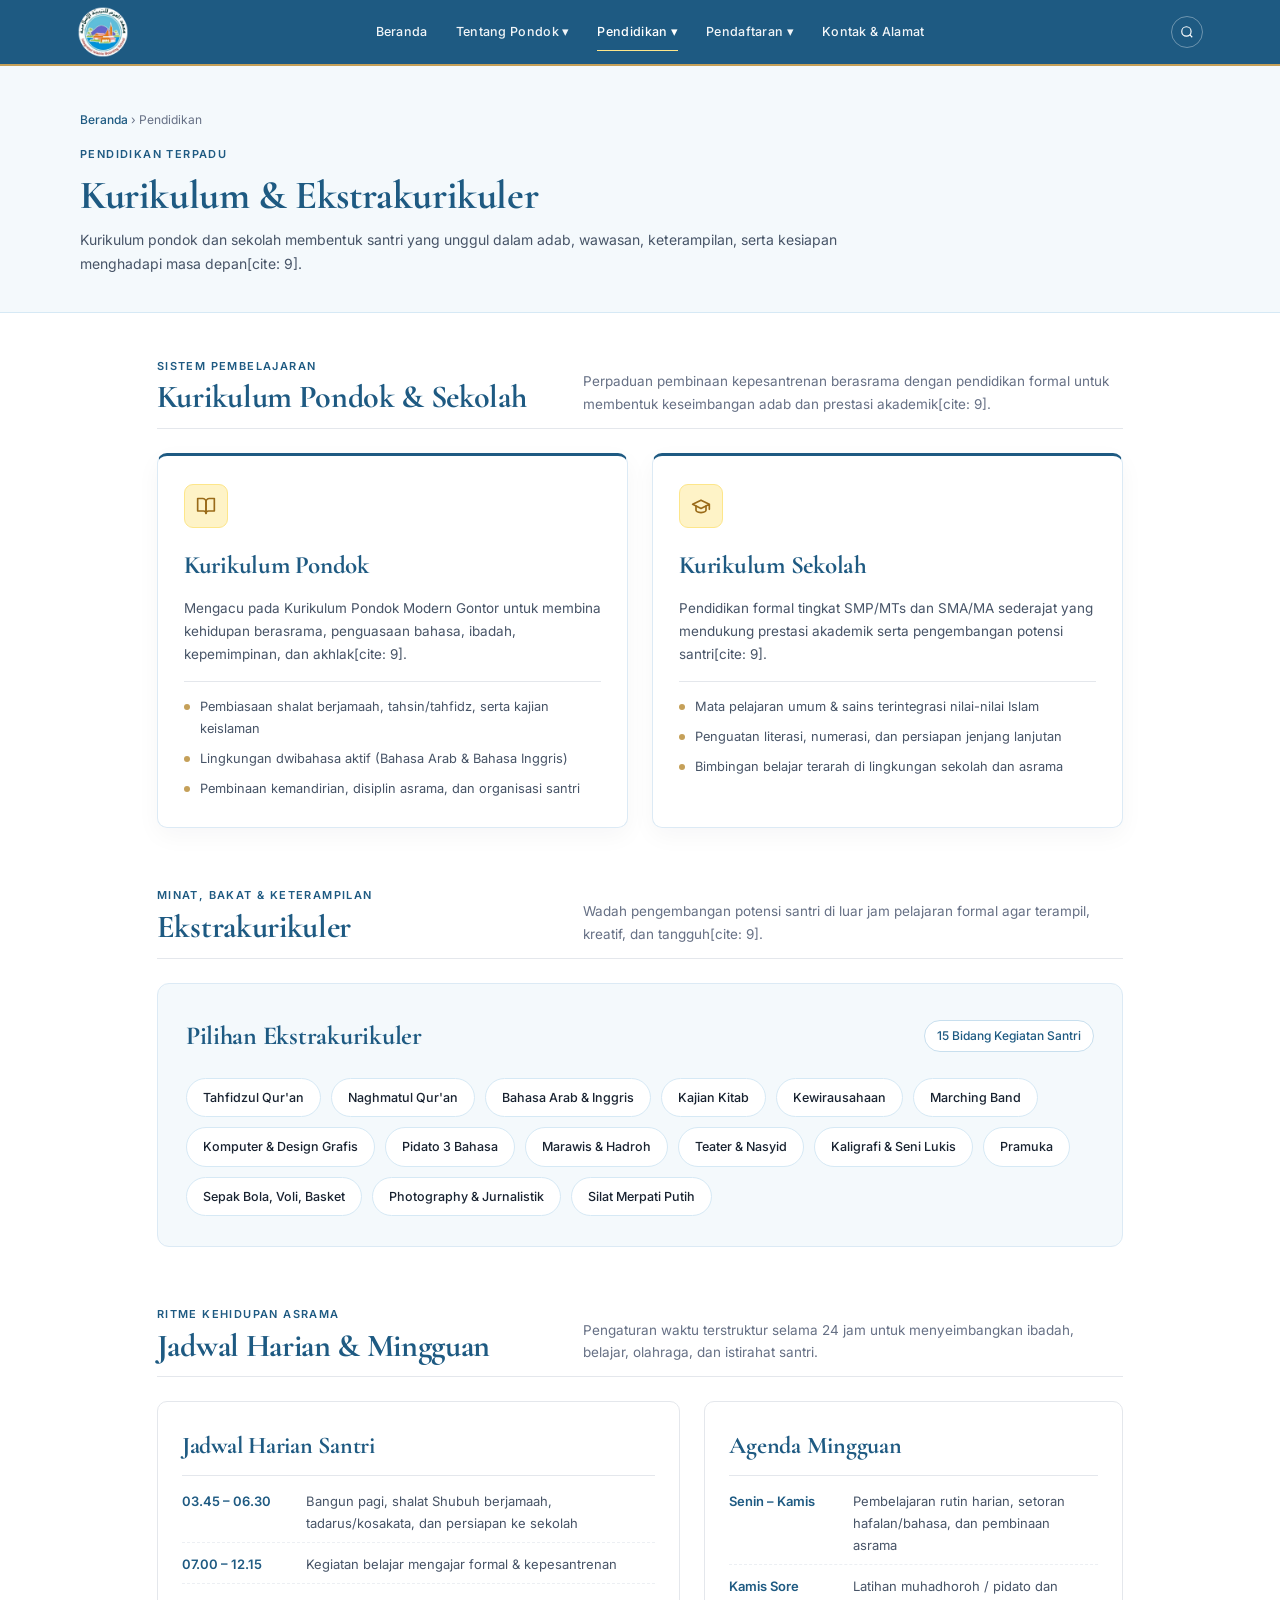
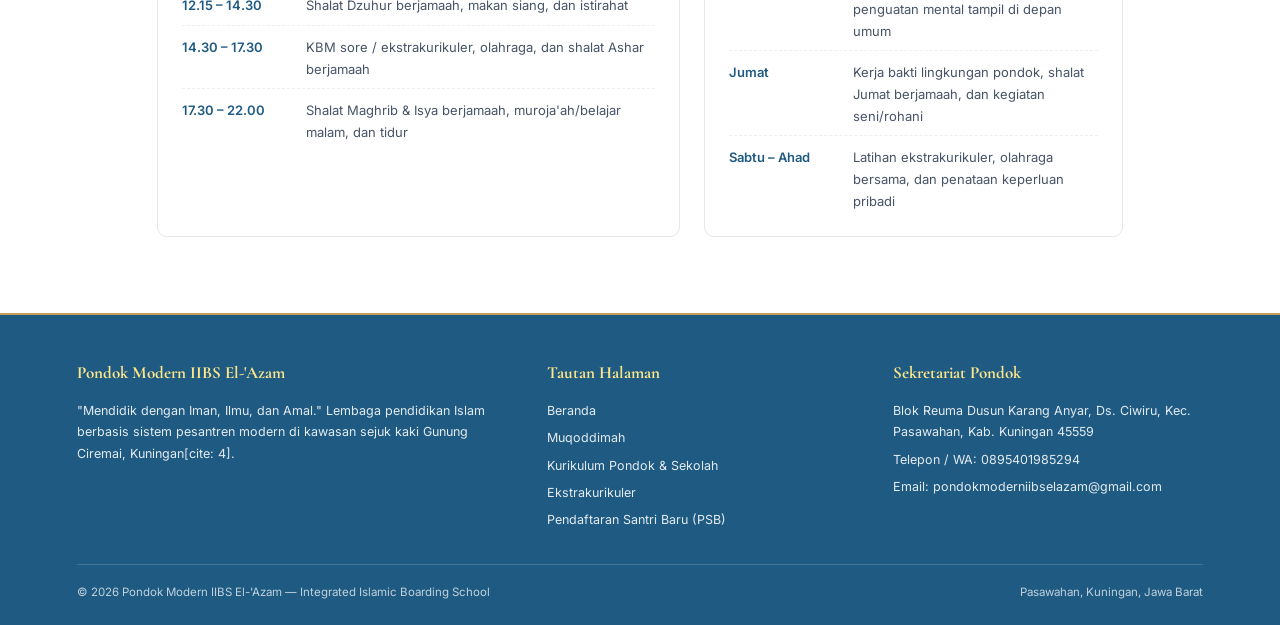
<file: pendidikan.html>
<!DOCTYPE html>
<html lang="id">
<head>
    <meta charset="UTF-8">
    <meta name="viewport" content="width=device-width, initial-scale=1.0">
    <title>Pendidikan | Pondok Modern IIBS El-'Azam</title>
    <meta name="description" content="Kurikulum Pondok, Kurikulum Sekolah, Ekstrakurikuler, dan Jadwal Harian & Mingguan Pondok Modern IIBS El-'Azam Kuningan.">
    <link href="https://fonts.googleapis.com/css2?family=Cormorant+Garamond:wght@600;700&family=Inter:wght@400;500;600&display=swap" rel="stylesheet">
    <style>
        :root {
            --sky-deep: #1E5A82;
            --sky-tint: #F4F9FC;
            --gold-accent: #C5A059;
            --ink-dark: #182230;
            --ink-body: #475467;
            --ink-muted: #667085;
            --line: #E4E7EC;
            --white: #FFFFFF;
        }

        * { margin: 0; padding: 0; box-sizing: border-box; font-family: 'Inter', sans-serif; }
        html { scroll-behavior: smooth; }
        body { background-color: var(--white); color: var(--ink-dark); font-size: 13.5px; line-height: 1.7; -webkit-font-smoothing: antialiased; }
        h1, h2, h3, .serif { font-family: 'Cormorant Garamond', serif; letter-spacing: -0.01em; }

        header {
            background: var(--sky-deep);
            padding: 6px 6%;
            min-height: 64px;
            position: sticky;
            top: 0;
            z-index: 1000;
            display: flex;
            justify-content: space-between;
            align-items: center;
            border-bottom: 2px solid var(--gold-accent);
            transition: padding 0.3s ease, box-shadow 0.3s ease;
        }

        header.scrolled {
            padding: 6px 6%;
            min-height: 58px;
            box-shadow: 0 6px 20px rgba(30, 90, 130, 0.25);
        }

        .brand {
            display: flex;
            align-items: center;
            text-decoration: none;
            border-bottom: none;
            min-height: 44px;
            position: relative;
        }

        .brand-logo-wrap {
            display: flex;
            align-items: center;
            transition: opacity 0.3s ease, transform 0.3s ease;
        }

        .brand-logo-circle {
            height: 52px;
            min-width: 52px;
            padding: 0;
            border-radius: 4px;
            background: transparent;
            border: none;
            display: flex;
            align-items: center;
            justify-content: center;
            overflow: visible;
            box-shadow: none;
        }

        .brand-logo-circle img {
            max-height: 52px;
            width: auto;
            max-width: 160px;
            object-fit: contain;
            display: block;
        }

        .brand-wordmark {
            display: none;
            flex-direction: column;
            animation: fadeSlideIn 0.35s ease forwards;
        }

        .brand-wordmark small {
            font-size: 9.5px;
            letter-spacing: 1.8px;
            text-transform: uppercase;
            color: #FDE68A;
            font-weight: 600;
            line-height: 1.2;
        }

        .brand-wordmark strong {
            font-family: 'Cormorant Garamond', serif;
            font-size: 21px;
            font-weight: 700;
            color: var(--white);
            letter-spacing: 0.8px;
            line-height: 1.1;
        }

        .brand, .brand:visited, .brand:hover, .brand-wordmark, .brand-wordmark small, .brand-wordmark strong {
            text-decoration: none !important;
            border-bottom: none !important;
        }

        header.scrolled .brand-logo-wrap { display: none; }
        header.scrolled .brand-wordmark { display: flex; }

        @keyframes fadeSlideIn {
            from { opacity: 0; transform: translateY(-6px); }
            to { opacity: 1; transform: translateY(0); }
        }

        nav ul { list-style: none; display: flex; align-items: center; gap: 28px; }
        nav ul li { position: relative; }
        nav ul li > a {
            color: rgba(255, 255, 255, 0.94); text-decoration: none; font-size: 12.5px; font-weight: 500;
            letter-spacing: 0.3px; padding: 8px 0; display: inline-block; border-bottom: 1.5px solid transparent; transition: 0.2s;
        }
        nav ul li > a:hover, nav ul li > a.active { color: var(--white); border-bottom-color: #FDE68A; }

        .dropdown-menu {
            display: none; position: absolute; top: 100%; left: 0; background: var(--white);
            min-width: 225px; border: 1px solid var(--line); border-top: 2px solid var(--sky-deep);
            box-shadow: 0 12px 28px rgba(16, 24, 40, 0.08); padding: 6px 0; z-index: 999;
        }
        nav ul li:hover > .dropdown-menu { display: block; }
        .dropdown-menu a {
            display: flex; justify-content: space-between; align-items: center;
            padding: 9px 16px; color: var(--ink-body); text-decoration: none; font-size: 12px; transition: 0.15s;
        }
        .dropdown-menu a:hover { background: var(--sky-tint); color: var(--sky-deep); font-weight: 500; }

        .has-submenu { position: relative; }
        .submenu {
            display: none; position: absolute; top: -2px; left: 100%; background: var(--white);
            min-width: 195px; border: 1px solid var(--line); border-top: 2px solid var(--gold-accent);
            box-shadow: 0 12px 28px rgba(16, 24, 40, 0.1); padding: 6px 0; z-index: 1000;
        }
        .has-submenu:hover > .submenu { display: block; }

        .header-actions { display: flex; align-items: center; gap: 8px; }

        .icon-search {
            background: transparent; border: 1px solid rgba(255, 255, 255, 0.35); color: var(--white);
            width: 32px; height: 32px; border-radius: 50%; display: flex; align-items: center; justify-content: center; cursor: pointer;
        }
        .icon-search:hover { background: rgba(255, 255, 255, 0.15); }

        .menu-toggle {
            display: none; background: transparent; border: 1px solid rgba(255, 255, 255, 0.35); color: var(--white);
            width: 32px; height: 32px; border-radius: 6px; align-items: center; justify-content: center; cursor: pointer; font-size: 16px;
        }
        .menu-toggle:hover { background: rgba(255, 255, 255, 0.15); }

        .search-popover {
            display: none; position: absolute; top: calc(100% + 8px); right: 6%; background: var(--white);
            padding: 12px; border: 1px solid var(--line); border-top: 2px solid var(--sky-deep);
            box-shadow: 0 12px 28px rgba(16, 24, 40, 0.14); z-index: 1100; width: min(340px, 88vw);
        }
        .search-popover.open { display: block; }
        .search-form { display: flex; align-items: stretch; }
        .search-form input {
            flex: 1; min-width: 0; padding: 9px 12px; border: 1px solid #D0D5DD; border-right: none;
            background: #F4F7F6; color: var(--ink-dark); font-size: 12.5px; outline: none;
        }
        .search-form input:focus { background: var(--white); border-color: var(--sky-deep); }
        .search-form button {
            padding: 0 16px; background: var(--sky-deep); color: var(--white); border: 1px solid var(--sky-deep);
            font-size: 12.5px; font-weight: 500; cursor: pointer; transition: background 0.2s; white-space: nowrap;
        }
        .search-form button:hover { background: #164463; }

        .page-hero {
            background: var(--sky-tint);
            border-bottom: 1px solid #D6E9F5;
            padding: 44px 6% 36px;
        }
        .page-hero-inner { max-width: 1120px; margin: 0 auto; }
        .breadcrumb { font-size: 12px; color: var(--ink-muted); margin-bottom: 12px; }
        .breadcrumb a { color: var(--sky-deep); text-decoration: none; font-weight: 500; }
        .page-kicker {
            display: inline-block; font-size: 11px; font-weight: 600; letter-spacing: 1.4px;
            text-transform: uppercase; color: var(--sky-deep); margin-bottom: 8px;
        }
        .page-hero h1 { font-size: 40px; color: var(--sky-deep); font-weight: 700; margin-bottom: 10px; line-height: 1.15; }
        .page-hero p { font-size: 14px; color: var(--ink-body); max-width: 760px; }

        .page-wrap { max-width: 1120px; margin: 44px auto 76px; padding: 0 6%; }

        .section-block {
            margin-bottom: 58px;
            scroll-margin-top: 88px;
        }
        .section-head {
            margin-bottom: 24px;
            padding-bottom: 12px;
            border-bottom: 1.5px solid var(--line);
            display: flex;
            justify-content: space-between;
            align-items: flex-end;
            flex-wrap: wrap;
            gap: 12px;
        }
        .section-head .eyebrow {
            display: block;
            font-size: 11px;
            font-weight: 600;
            letter-spacing: 1.4px;
            text-transform: uppercase;
            color: var(--sky-deep);
            margin-bottom: 4px;
        }
        .section-head h2 {
            font-size: 32px;
            color: var(--sky-deep);
            font-weight: 700;
            line-height: 1.15;
        }
        .section-head p {
            font-size: 13.5px;
            color: var(--ink-muted);
            max-width: 540px;
        }

        /* Dua kartu Kurikulum Pondok & Kurikulum Sekolah berdampingan */
        .kurikulum-grid {
            display: grid;
            grid-template-columns: repeat(2, 1fr);
            gap: 24px;
        }
        .kurikulum-card {
            background: var(--white);
            border: 1px solid #DCEAF5;
            border-top: 3px solid var(--sky-deep);
            border-radius: 10px;
            padding: 28px 26px;
            box-shadow: 0 8px 24px rgba(16, 24, 40, 0.04);
            transition: transform 0.2s ease, box-shadow 0.2s ease;
        }
        .kurikulum-card:hover {
            transform: translateY(-2px);
            box-shadow: 0 12px 28px rgba(30, 90, 130, 0.09);
        }
        .kurikulum-icon {
            width: 44px;
            height: 44px;
            border-radius: 9px;
            background: #FEF3C7;
            border: 1px solid #FDE68A;
            color: #9A6B19;
            display: inline-flex;
            align-items: center;
            justify-content: center;
            margin-bottom: 16px;
        }
        .kurikulum-card h3 {
            font-size: 25px;
            color: var(--sky-deep);
            font-weight: 700;
            margin-bottom: 10px;
        }
        .kurikulum-card p {
            font-size: 13.5px;
            color: var(--ink-body);
            margin-bottom: 16px;
        }
        .kurikulum-list {
            list-style: none;
            display: flex;
            flex-direction: column;
            gap: 8px;
            padding-top: 14px;
            border-top: 1px solid var(--line);
        }
        .kurikulum-list li {
            font-size: 12.8px;
            color: var(--ink-body);
            padding-left: 16px;
            position: relative;
        }
        .kurikulum-list li::before {
            content: "";
            position: absolute;
            left: 0;
            top: 8px;
            width: 6px;
            height: 6px;
            border-radius: 50%;
            background: var(--gold-accent);
        }

        /* Bagian Ekstrakurikuler */
        .ekskul-panel {
            background: var(--sky-tint);
            border: 1px solid #DCEAF5;
            border-radius: 12px;
            padding: 30px 28px;
        }
        .ekskul-top {
            display: flex;
            justify-content: space-between;
            align-items: center;
            flex-wrap: wrap;
            gap: 12px;
            margin-bottom: 20px;
        }
        .ekskul-top h3 {
            font-size: 26px;
            color: var(--sky-deep);
            font-weight: 700;
        }
        .ekskul-top span {
            font-size: 12px;
            font-weight: 500;
            color: var(--sky-deep);
            background: var(--white);
            border: 1px solid #C8DFEE;
            padding: 5px 12px;
            border-radius: 999px;
        }
        .ekskul-chips {
            display: flex;
            flex-wrap: wrap;
            gap: 10px;
        }
        .ekskul-chip {
            background: var(--white);
            color: var(--ink-dark);
            border: 1px solid #D6E9F5;
            border-radius: 999px;
            padding: 8px 16px;
            font-size: 12.5px;
            font-weight: 500;
            transition: all 0.2s ease;
        }
        .ekskul-chip:hover {
            background: var(--sky-deep);
            color: var(--white);
            border-color: var(--sky-deep);
        }

        /* Bagian Jadwal Harian & Mingguan */
        .jadwal-grid {
            display: grid;
            grid-template-columns: 1.25fr 1fr;
            gap: 24px;
        }
        .jadwal-box {
            background: var(--white);
            border: 1px solid var(--line);
            border-radius: 10px;
            padding: 24px;
        }
        .jadwal-box h3 {
            font-size: 24px;
            color: var(--sky-deep);
            font-weight: 700;
            margin-bottom: 14px;
            padding-bottom: 8px;
            border-bottom: 1px solid var(--line);
        }
        .jadwal-rows {
            display: flex;
            flex-direction: column;
            gap: 10px;
        }
        .jadwal-row {
            display: grid;
            grid-template-columns: 112px 1fr;
            gap: 12px;
            font-size: 13px;
            padding-bottom: 8px;
            border-bottom: 1px dashed #ECEFF3;
        }
        .jadwal-row:last-child {
            border-bottom: none;
            padding-bottom: 0;
        }
        .jadwal-time {
            font-weight: 600;
            color: var(--sky-deep);
        }
        .jadwal-desc {
            color: var(--ink-body);
        }

        footer {
            background: var(--sky-deep); color: rgba(255, 255, 255, 0.88);
            padding: 44px 6% 22px; border-top: 2px solid var(--gold-accent);
        }
        .footer-inner {
            max-width: 1180px; margin: 0 auto; display: grid; grid-template-columns: 1.4fr 1fr 1fr;
            gap: 36px; padding-bottom: 28px; border-bottom: 1px solid rgba(255, 255, 255, 0.16);
        }
        .footer-inner h4 { font-family: 'Cormorant Garamond', serif; font-size: 17px; color: #FDE68A; margin-bottom: 12px; }
        .footer-inner p, .footer-inner li { font-size: 12.5px; line-height: 1.7; list-style: none; margin-bottom: 6px; }
        .footer-inner a { color: rgba(255, 255, 255, 0.88); text-decoration: none; }
        .footer-inner a:hover { color: #FDE68A; }
        .footer-bottom {
            max-width: 1180px; margin: 18px auto 0; display: flex; justify-content: space-between;
            font-size: 11.5px; color: rgba(255, 255, 255, 0.72);
        }

        @media (max-width: 900px) {
            header {
                display: flex;
                justify-content: space-between;
                align-items: center;
            }

            .menu-toggle {
                display: flex;
                order: 1;
            }

            .brand {
                order: 2;
                margin: 0 auto;
            }

            .header-actions {
                order: 3;
            }

            .search-popover {
                right: 6%;
            }

            nav {
                display: none; position: absolute; top: 100%; left: 0; right: 0;
                background: var(--sky-deep); border-bottom: 2px solid var(--gold-accent);
                padding: 12px 6% 18px; box-shadow: 0 12px 24px rgba(15, 42, 68, 0.25);
            }
            nav.open { display: block; }
            nav ul { flex-direction: column; align-items: flex-start; gap: 8px; }
            nav ul li { width: 100%; }
            nav ul li:hover > .dropdown-menu { display: none; }
            .dropdown-menu {
                position: static; display: none; background: rgba(255, 255, 255, 0.06);
                border: none; border-left: 2px solid #FDE68A; box-shadow: none;
                padding: 4px 0 4px 12px; margin-top: 4px;
            }
            nav ul li.dropdown.open > .dropdown-menu { display: block; }
            .dropdown-menu a { color: rgba(255, 255, 255, 0.9); padding: 6px 8px; }
            .dropdown-menu a:hover { background: transparent; color: #FDE68A; }
            .has-submenu:hover > .submenu { display: none; }
            .submenu {
                position: static; display: none; background: rgba(255, 255, 255, 0.05);
                border: none; border-left: 2px solid var(--gold-accent); box-shadow: none;
                padding: 2px 0 2px 14px; margin: 2px 0 6px;
            }
            .has-submenu.open > .submenu { display: block; }

            .kurikulum-grid, .jadwal-grid { grid-template-columns: 1fr; }
            .page-hero h1 { font-size: 30px; }
            .footer-inner { grid-template-columns: 1fr; }
            .footer-bottom { flex-direction: column; gap: 6px; }
        }
    </style>
</head>
<body>

    <header id="main-header">
        <button class="menu-toggle" onclick="toggleMenu()" title="Buka Menu" aria-label="Buka Menu">&#9776;</button>

        <a href="index.html" class="brand" title="Pondok Modern IIBS El-'Azam">
            <div class="brand-logo-wrap">
                <div class="brand-logo-circle">
                    <img src="images/Logo PONDOK.png" alt="Logo Pondok Modern IIBS El-'Azam">
                </div>
            </div>

            <div class="brand-wordmark">
                <small>Integrated Islamic Boarding School</small>
                <strong>IIBS EL-'AZAM</strong>
            </div>
        </a>

        <nav id="main-nav">
            <ul>
                <li><a href="index.html">Beranda</a></li>
                <li class="dropdown">
                    <a href="profil.html" onclick="toggleDropdown(event, this)">Tentang Pondok &#9662;</a>
                    <div class="dropdown-menu">
                        <a href="profil.html#muqoddimah">Muqoddimah</a>
                        <div class="has-submenu">
                            <a href="profil.html#muqoddimah" onclick="toggleSubmenu(event, this)">Falsafah &rsaquo;</a>
                            <div class="submenu">
                                <a href="panca-jiwa.html">Panca Jiwa</a>
                                <a href="motto.html">Motto</a>
                            </div>
                        </div>
                    </div>
                </li>
                <li class="dropdown">
                    <a href="pendidikan.html" class="active" onclick="toggleDropdown(event, this)">Pendidikan &#9662;</a>
                    <div class="dropdown-menu">
                        <a href="pendidikan.html#kurikulum">Kurikulum Pondok &amp; Sekolah</a>
                        <a href="pendidikan.html#ekskul">Ekstrakurikuler</a>
                        <a href="pendidikan.html#jadwal">Jadwal Harian &amp; Mingguan</a>
                    </div>
                </li>
                <li class="dropdown">
                    <a href="pendaftaran.html" onclick="toggleDropdown(event, this)">Pendaftaran &#9662;</a>
                    <div class="dropdown-menu">
                        <a href="pendaftaran.html#syarat">Syarat &amp; Jadwal PSB 2027</a>
                        <a href="pendaftaran.html#biaya">Pembiayaan Pendidikan</a>
                        <a href="pendaftaran.html#perlengkapan">Perlengkapan Santri</a>
                    </div>
                </li>
                <li><a href="kontak.html">Kontak &amp; Alamat</a></li>
            </ul>
        </nav>

        <div class="header-actions">
            <button class="icon-search" id="searchToggleBtn" onclick="toggleSearch(event)" title="Cari Informasi" aria-label="Cari Informasi">
                <svg width="14" height="14" viewBox="0 0 24 24" fill="none" stroke="currentColor" stroke-width="2">
                    <circle cx="11" cy="11" r="8"></circle>
                    <line x1="21" y1="21" x2="16.65" y2="16.65"></line>
                </svg>
            </button>
        </div>

        <div class="search-popover" id="searchPopover">
            <form class="search-form" onsubmit="submitSearch(event)">
                <input type="text" id="searchInput" placeholder="Cari informasi..." autocomplete="off">
                <button type="submit">Search</button>
            </form>
        </div>
    </header>

    <section class="page-hero">
        <div class="page-hero-inner">
            <div class="breadcrumb">
                <a href="index.html">Beranda</a> &rsaquo; Pendidikan
            </div>
            <span class="page-kicker">Pendidikan Terpadu</span>
            <h1>Kurikulum &amp; Ekstrakurikuler</h1>
            <p>Kurikulum pondok dan sekolah membentuk santri yang unggul dalam adab, wawasan, keterampilan, serta kesiapan menghadapi masa depan[cite: 9].</p>
        </div>
    </section>

    <main class="page-wrap">
        <section id="kurikulum" class="section-block">
            <div class="section-head">
                <div>
                    <span class="eyebrow">Sistem Pembelajaran</span>
                    <h2>Kurikulum Pondok &amp; Sekolah</h2>
                </div>
                <p>Perpaduan pembinaan kepesantrenan berasrama dengan pendidikan formal untuk membentuk keseimbangan adab dan prestasi akademik[cite: 9].</p>
            </div>

            <div class="kurikulum-grid">
                <article class="kurikulum-card">
                    <div class="kurikulum-icon" aria-hidden="true">
                        <svg width="20" height="20" viewBox="0 0 24 24" fill="none" stroke="currentColor" stroke-width="2" stroke-linecap="round" stroke-linejoin="round">
                            <path d="M2 3h6a4 4 0 0 1 4 4v14a3 3 0 0 0-3-3H2z"></path>
                            <path d="M22 3h-6a4 4 0 0 0-4 4v14a3 3 0 0 1 3-3h7z"></path>
                        </svg>
                    </div>
                    <h3>Kurikulum Pondok</h3>
                    <p>Mengacu pada Kurikulum Pondok Modern Gontor untuk membina kehidupan berasrama, penguasaan bahasa, ibadah, kepemimpinan, dan akhlak[cite: 9].</p>
                    <ul class="kurikulum-list">
                        <li>Pembiasaan shalat berjamaah, tahsin/tahfidz, serta kajian keislaman</li>
                        <li>Lingkungan dwibahasa aktif (Bahasa Arab &amp; Bahasa Inggris)</li>
                        <li>Pembinaan kemandirian, disiplin asrama, dan organisasi santri</li>
                    </ul>
                </article>

                <article class="kurikulum-card">
                    <div class="kurikulum-icon" aria-hidden="true">
                        <svg width="20" height="20" viewBox="0 0 24 24" fill="none" stroke="currentColor" stroke-width="2" stroke-linecap="round" stroke-linejoin="round">
                            <path d="M22 10v6M2 10l10-5 10 5-10 5z"></path>
                            <path d="M6 12v5c0 2 6 3 6 3s6-1 6-3v-5"></path>
                        </svg>
                    </div>
                    <h3>Kurikulum Sekolah</h3>
                    <p>Pendidikan formal tingkat SMP/MTs dan SMA/MA sederajat yang mendukung prestasi akademik serta pengembangan potensi santri[cite: 9].</p>
                    <ul class="kurikulum-list">
                        <li>Mata pelajaran umum &amp; sains terintegrasi nilai-nilai Islam</li>
                        <li>Penguatan literasi, numerasi, dan persiapan jenjang lanjutan</li>
                        <li>Bimbingan belajar terarah di lingkungan sekolah dan asrama</li>
                    </ul>
                </article>
            </div>
        </section>

        <section id="ekskul" class="section-block">
            <div class="section-head">
                <div>
                    <span class="eyebrow">Minat, Bakat &amp; Keterampilan</span>
                    <h2>Ekstrakurikuler</h2>
                </div>
                <p>Wadah pengembangan potensi santri di luar jam pelajaran formal agar terampil, kreatif, dan tangguh[cite: 9].</p>
            </div>

            <div class="ekskul-panel">
                <div class="ekskul-top">
                    <h3>Pilihan Ekstrakurikuler</h3>
                    <span>15 Bidang Kegiatan Santri</span>
                </div>

                <div class="ekskul-chips">
                    <span class="ekskul-chip">Tahfidzul Qur'an</span>
                    <span class="ekskul-chip">Naghmatul Qur'an</span>
                    <span class="ekskul-chip">Bahasa Arab &amp; Inggris</span>
                    <span class="ekskul-chip">Kajian Kitab</span>
                    <span class="ekskul-chip">Kewirausahaan</span>
                    <span class="ekskul-chip">Marching Band</span>
                    <span class="ekskul-chip">Komputer &amp; Design Grafis</span>
                    <span class="ekskul-chip">Pidato 3 Bahasa</span>
                    <span class="ekskul-chip">Marawis &amp; Hadroh</span>
                    <span class="ekskul-chip">Teater &amp; Nasyid</span>
                    <span class="ekskul-chip">Kaligrafi &amp; Seni Lukis</span>
                    <span class="ekskul-chip">Pramuka</span>
                    <span class="ekskul-chip">Sepak Bola, Voli, Basket</span>
                    <span class="ekskul-chip">Photography &amp; Jurnalistik</span>
                    <span class="ekskul-chip">Silat Merpati Putih</span>
                </div>
            </div>
        </section>

        <section id="jadwal" class="section-block">
            <div class="section-head">
                <div>
                    <span class="eyebrow">Ritme Kehidupan Asrama</span>
                    <h2>Jadwal Harian &amp; Mingguan</h2>
                </div>
                <p>Pengaturan waktu terstruktur selama 24 jam untuk menyeimbangkan ibadah, belajar, olahraga, dan istirahat santri.</p>
            </div>

            <div class="jadwal-grid">
                <div class="jadwal-box">
                    <h3>Jadwal Harian Santri</h3>
                    <div class="jadwal-rows">
                        <div class="jadwal-row">
                            <span class="jadwal-time">03.45 &ndash; 06.30</span>
                            <span class="jadwal-desc">Bangun pagi, shalat Shubuh berjamaah, tadarus/kosakata, dan persiapan ke sekolah</span>
                        </div>
                        <div class="jadwal-row">
                            <span class="jadwal-time">07.00 &ndash; 12.15</span>
                            <span class="jadwal-desc">Kegiatan belajar mengajar formal &amp; kepesantrenan</span>
                        </div>
                        <div class="jadwal-row">
                            <span class="jadwal-time">12.15 &ndash; 14.30</span>
                            <span class="jadwal-desc">Shalat Dzuhur berjamaah, makan siang, dan istirahat</span>
                        </div>
                        <div class="jadwal-row">
                            <span class="jadwal-time">14.30 &ndash; 17.30</span>
                            <span class="jadwal-desc">KBM sore / ekstrakurikuler, olahraga, dan shalat Ashar berjamaah</span>
                        </div>
                        <div class="jadwal-row">
                            <span class="jadwal-time">17.30 &ndash; 22.00</span>
                            <span class="jadwal-desc">Shalat Maghrib &amp; Isya berjamaah, muroja'ah/belajar malam, dan tidur</span>
                        </div>
                    </div>
                </div>

                <div class="jadwal-box">
                    <h3>Agenda Mingguan</h3>
                    <div class="jadwal-rows">
                        <div class="jadwal-row">
                            <span class="jadwal-time">Senin &ndash; Kamis</span>
                            <span class="jadwal-desc">Pembelajaran rutin harian, setoran hafalan/bahasa, dan pembinaan asrama</span>
                        </div>
                        <div class="jadwal-row">
                            <span class="jadwal-time">Kamis Sore</span>
                            <span class="jadwal-desc">Latihan muhadhoroh / pidato dan penguatan mental tampil di depan umum</span>
                        </div>
                        <div class="jadwal-row">
                            <span class="jadwal-time">Jumat</span>
                            <span class="jadwal-desc">Kerja bakti lingkungan pondok, shalat Jumat berjamaah, dan kegiatan seni/rohani</span>
                        </div>
                        <div class="jadwal-row">
                            <span class="jadwal-time">Sabtu &ndash; Ahad</span>
                            <span class="jadwal-desc">Latihan ekstrakurikuler, olahraga bersama, dan penataan keperluan pribadi</span>
                        </div>
                    </div>
                </div>
            </div>
        </section>
    </main>

    <footer>
        <div class="footer-inner">
            <div>
                <h4>Pondok Modern IIBS El-'Azam</h4>
                <p>"Mendidik dengan Iman, Ilmu, dan Amal." Lembaga pendidikan Islam berbasis sistem pesantren modern di kawasan sejuk kaki Gunung Ciremai, Kuningan[cite: 4].</p>
            </div>
            <div>
                <h4>Tautan Halaman</h4>
                <ul>
                    <li><a href="index.html">Beranda</a></li>
                    <li><a href="profil.html">Muqoddimah</a></li>
                    <li><a href="pendidikan.html#kurikulum">Kurikulum Pondok &amp; Sekolah</a></li>
                    <li><a href="pendidikan.html#ekskul">Ekstrakurikuler</a></li>
                    <li><a href="pendaftaran.html">Pendaftaran Santri Baru (PSB)</a></li>
                </ul>
            </div>
            <div>
                <h4>Sekretariat Pondok</h4>
                <ul>
                    <li>Blok Reuma Dusun Karang Anyar, Ds. Ciwiru, Kec. Pasawahan, Kab. Kuningan 45559</li>
                    <li>Telepon / WA: <a href="https://wa.me/62895401985294" target="_blank">0895401985294</a></li>
                    <li>Email: pondokmoderniibselazam@gmail.com</li>
                </ul>
            </div>
        </div>
        <div class="footer-bottom">
            <span>&copy; 2026 Pondok Modern IIBS El-'Azam &mdash; Integrated Islamic Boarding School</span>
            <span>Pasawahan, Kuningan, Jawa Barat</span>
        </div>
    </footer>

    <script>
        function toggleMenu() {
            const nav = document.getElementById("main-nav");
            if (nav) nav.classList.toggle("open");
        }

        function toggleDropdown(event, linkEl) {
            if (window.innerWidth <= 900) {
                event.preventDefault();
                linkEl.parentElement.classList.toggle("open");
            }
        }

        function toggleSubmenu(event, linkEl) {
            if (window.innerWidth <= 900) {
                event.preventDefault();
                event.stopPropagation();
                linkEl.parentElement.classList.toggle("open");
            }
        }

        function toggleSearch(event) {
            event.stopPropagation();
            const popover = document.getElementById("searchPopover");
            const input = document.getElementById("searchInput");
            if (!popover) return;
            popover.classList.toggle("open");
            if (popover.classList.contains("open") && input) {
                setTimeout(() => input.focus(), 50);
            }
        }

        document.addEventListener("click", function(event) {
            const popover = document.getElementById("searchPopover");
            const btn = document.getElementById("searchToggleBtn");
            if (popover && popover.classList.contains("open")) {
                if (!popover.contains(event.target) && (!btn || !btn.contains(event.target))) {
                    popover.classList.remove("open");
                }
            }
        });

        function submitSearch(event) {
            event.preventDefault();
            const input = document.getElementById("searchInput");
            const kata = input ? input.value.trim() : "";
            if (!kata) return;
            const k = kata.toLowerCase();
            if (k.includes("panca")) window.location.href = "panca-jiwa.html";
            else if (k.includes("motto")) window.location.href = "motto.html";
            else if (k.includes("muqoddimah") || k.includes("tentang")) window.location.href = "profil.html";
            else if (k.includes("ekskul") || k.includes("ekstrakurikuler")) window.location.href = "pendidikan.html#ekskul";
            else if (k.includes("jadwal")) window.location.href = "pendidikan.html#jadwal";
            else if (k.includes("kurikulum")) window.location.href = "pendidikan.html#kurikulum";
            else if (k.includes("biaya") || k.includes("syarat") || k.includes("daftar")) window.location.href = "pendaftaran.html";
            else if (k.includes("kontak") || k.includes("alamat")) window.location.href = "kontak.html";
            else window.location.href = "profil.html";
        }

        window.addEventListener("scroll", function() {
            const header = document.getElementById("main-header");
            if (!header) return;
            if (window.scrollY > 50) header.classList.add("scrolled");
            else header.classList.remove("scrolled");
        });
    </script>
</body>
</html>
</file>
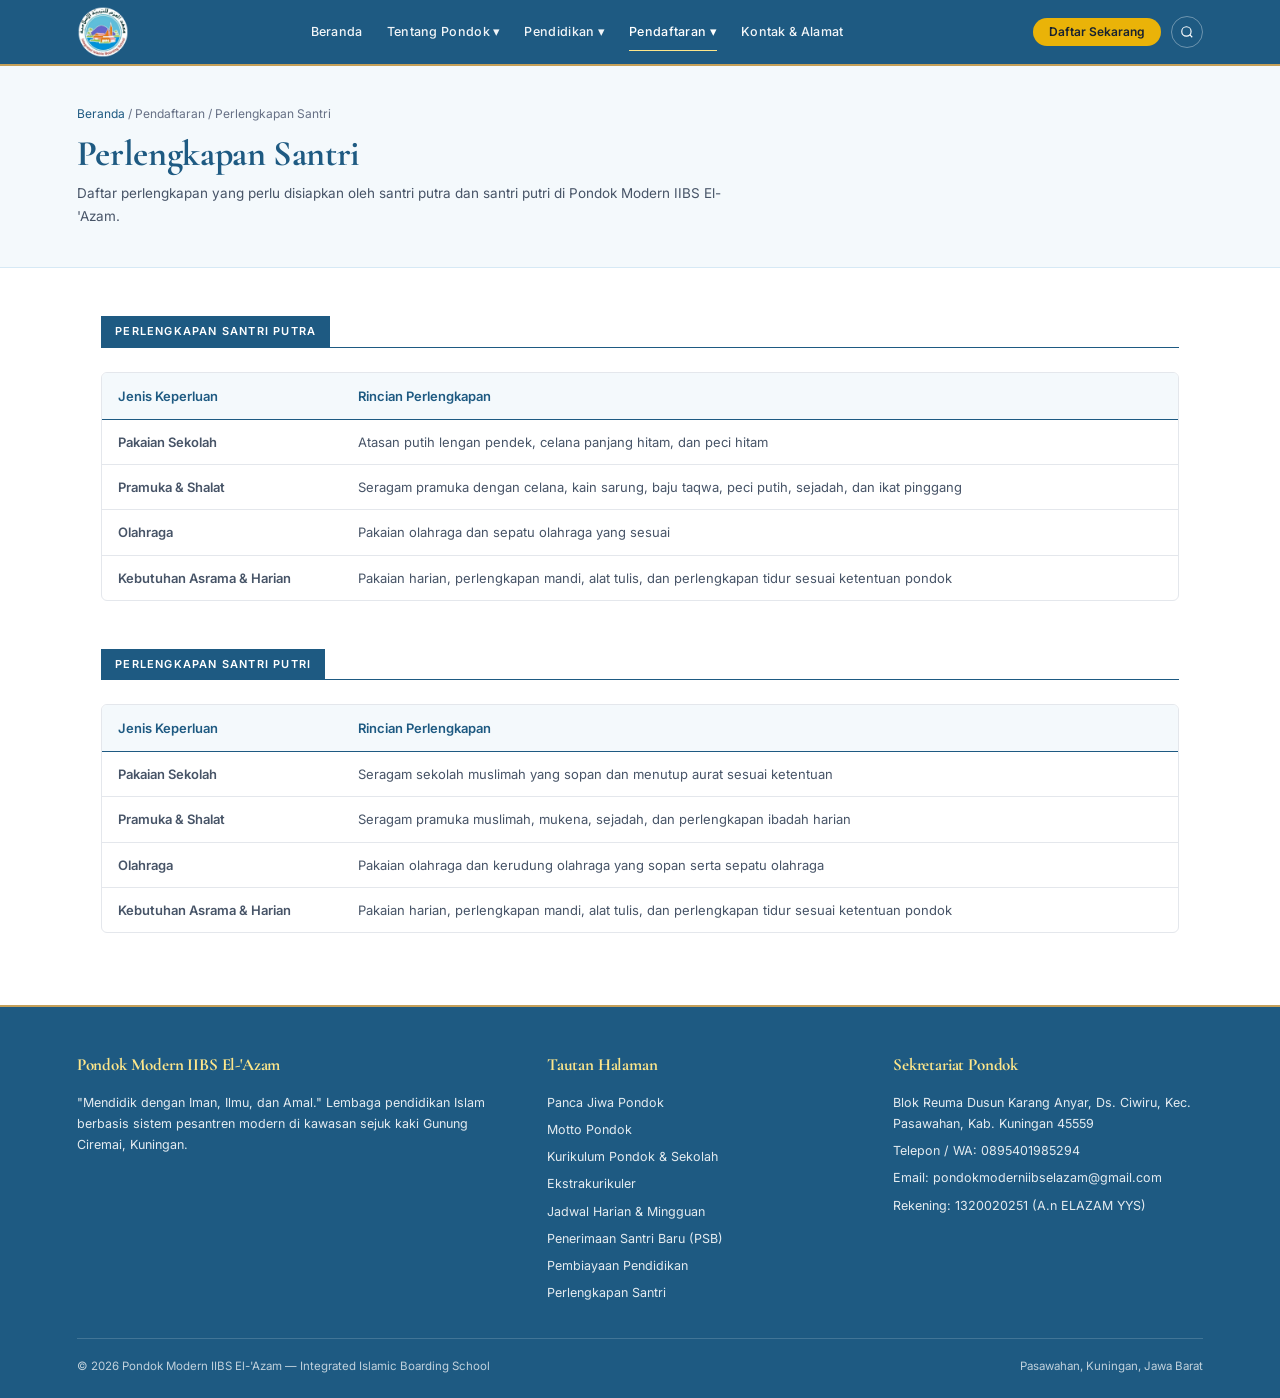
<file: perlengkapan.html>
<!DOCTYPE html>
<html lang="id">
<head>
    <meta charset="UTF-8">
    <meta name="viewport" content="width=device-width, initial-scale=1.0">
    <title>Perlengkapan Santri | Pondok Modern IIBS El-'Azam</title>
    <meta name="description" content="Daftar perlengkapan santri putra dan putri di Pondok Modern IIBS El-'Azam Pasawahan, Kabupaten Kuningan.">
    <link href="https://fonts.googleapis.com/css2?family=Cormorant+Garamond:wght@600;700&family=Inter:wght@400;500;600&display=swap" rel="stylesheet">

    <style>
        :root {
            --sky-deep: #1E5A82;
            --sky-tint: #F4F9FC;
            --gold-accent: #C5A059;
            --gold-btn: #EAB308;
            --gold-btn-hover: #CA8A04;
            --ink-dark: #182230;
            --ink-body: #475467;
            --ink-muted: #667085;
            --line: #E4E7EC;
            --white: #FFFFFF;
        }

        * { margin: 0; padding: 0; box-sizing: border-box; font-family: 'Inter', sans-serif; }
        html { scroll-behavior: smooth; }
        body {
            background-color: var(--white);
            color: var(--ink-dark);
            font-size: 13.5px;
            line-height: 1.7;
            -webkit-font-smoothing: antialiased;
            padding-top: 64px;
        }
        h1, h2, h3, h4, .serif { font-family: 'Cormorant Garamond', serif; letter-spacing: -0.01em; }

        header {
            background: var(--sky-deep);
            padding: 6px 6%;
            min-height: 64px;
            position: fixed;
            top: 0;
            left: 0;
            right: 0;
            width: 100%;
            z-index: 1000;
            display: flex;
            justify-content: space-between;
            align-items: center;
            gap: 16px;
            border-bottom: 2px solid var(--gold-accent);
            transition: padding 0.3s ease, box-shadow 0.3s ease;
        }

        header.scrolled {
            min-height: 58px;
            box-shadow: 0 6px 20px rgba(30, 90, 130, 0.25);
        }

        .brand {
            display: flex;
            align-items: center;
            text-decoration: none;
            border-bottom: none;
            min-height: 44px;
            position: relative;
            flex-shrink: 0;
        }

        .brand-logo-wrap {
            display: flex;
            align-items: center;
        }

        .brand-logo-circle {
            height: 52px;
            min-width: 52px;
            padding: 0;
            border-radius: 4px;
            background: transparent;
            border: none;
            display: flex;
            align-items: center;
            justify-content: center;
            overflow: visible;
        }

        .brand-logo-circle img {
            max-height: 52px;
            width: auto;
            max-width: 160px;
            object-fit: contain;
            display: block;
        }

        .brand-wordmark {
            display: none;
            flex-direction: column;
            animation: fadeSlideIn 0.35s ease forwards;
        }

        .brand-wordmark small {
            font-size: 9.5px;
            letter-spacing: 1.8px;
            text-transform: uppercase;
            color: #FDE68A;
            font-weight: 600;
            line-height: 1.2;
            white-space: nowrap;
        }

        .brand-wordmark strong {
            font-family: 'Cormorant Garamond', serif;
            font-size: 21px;
            font-weight: 700;
            color: var(--white);
            letter-spacing: 0.8px;
            line-height: 1.1;
            white-space: nowrap;
        }

        .brand,
        .brand:visited,
        .brand:hover,
        .brand-wordmark,
        .brand-wordmark small,
        .brand-wordmark strong {
            text-decoration: none !important;
            border-bottom: none !important;
        }

        header.scrolled .brand-logo-wrap { display: none; }
        header.scrolled .brand-wordmark { display: flex; }

        @keyframes fadeSlideIn {
            from { opacity: 0; transform: translateY(-6px); }
            to { opacity: 1; transform: translateY(0); }
        }

        nav ul { list-style: none; display: flex; align-items: center; gap: 24px; }
        nav ul li { position: relative; flex-shrink: 0; }
        nav ul li > a {
            color: rgba(255, 255, 255, 0.94); text-decoration: none; font-size: 12.5px; font-weight: 500;
            letter-spacing: 0.3px; padding: 8px 0; display: inline-block; border-bottom: 1.5px solid transparent;
            transition: 0.2s; white-space: nowrap;
        }
        nav ul li > a:hover, nav ul li > a.active { color: var(--white); border-bottom-color: #FDE68A; }

        .dropdown-menu {
            display: none; position: absolute; top: 100%; left: 0; background: var(--white);
            min-width: 220px; border: 1px solid var(--line); border-top: 2px solid var(--sky-deep);
            box-shadow: 0 12px 28px rgba(16, 24, 40, 0.08); padding: 6px 0; z-index: 999;
        }
        nav ul li:hover > .dropdown-menu { display: block; }
        .dropdown-menu a {
            display: flex; justify-content: space-between; align-items: center;
            padding: 9px 16px; color: var(--ink-body); text-decoration: none; font-size: 12px; transition: 0.15s;
        }
        .dropdown-menu a:hover { background: var(--sky-tint); color: var(--sky-deep); font-weight: 500; }

        .has-submenu { position: relative; }
        .submenu {
            display: none; position: absolute; top: -2px; left: 100%; background: var(--white);
            min-width: 190px; border: 1px solid var(--line); border-top: 2px solid var(--gold-accent);
            box-shadow: 0 12px 28px rgba(16, 24, 40, 0.1); padding: 6px 0; z-index: 1000;
        }
        .has-submenu:hover > .submenu { display: block; }

        .header-actions {
            display: flex;
            align-items: center;
            gap: 10px;
            margin-left: 8px;
            flex-shrink: 0;
        }

        .btn-daftar-nav {
            display: inline-flex;
            align-items: center;
            justify-content: center;
            padding: 7px 16px;
            background-color: var(--gold-btn);
            color: var(--ink-dark) !important;
            text-decoration: none !important;
            font-size: 12px;
            font-weight: 600;
            border-radius: 999px;
            white-space: nowrap;
            line-height: 1.2;
            transition: background-color 0.2s ease, transform 0.2s ease;
        }

        .btn-daftar-nav:hover {
            background-color: var(--gold-btn-hover);
            color: var(--ink-dark) !important;
        }

        .icon-search {
            background: transparent; border: 1px solid rgba(255, 255, 255, 0.35); color: var(--white);
            width: 32px; height: 32px; border-radius: 50%; display: flex; align-items: center; justify-content: center; cursor: pointer;
            flex-shrink: 0;
        }
        .icon-search:hover { background: rgba(255, 255, 255, 0.15); }

        .search-popover {
            display: none;
            position: absolute;
            top: calc(100% + 8px);
            right: 6%;
            background: var(--white);
            padding: 12px;
            border: 1px solid var(--line);
            border-top: 2px solid var(--sky-deep);
            box-shadow: 0 12px 28px rgba(16, 24, 40, 0.14);
            z-index: 1100;
            width: min(340px, 88vw);
        }

        .search-popover.open {
            display: block;
        }

        .search-form {
            display: flex;
            align-items: stretch;
        }

        .search-form input {
            flex: 1;
            min-width: 0;
            padding: 9px 12px;
            border: 1px solid #D0D5DD;
            border-right: none;
            background: #F4F7F6;
            color: var(--ink-dark);
            font-size: 12.5px;
            outline: none;
        }

        .search-form input:focus {
            background: var(--white);
            border-color: var(--sky-deep);
        }

        .search-form button {
            padding: 0 16px;
            background: var(--sky-deep);
            color: var(--white);
            border: 1px solid var(--sky-deep);
            font-size: 12.5px;
            font-weight: 500;
            cursor: pointer;
            transition: background 0.2s;
            white-space: nowrap;
        }

        .search-form button:hover {
            background: #164463;
        }

        .menu-toggle {
            display: none;
            background: transparent;
            border: 1px solid rgba(255, 255, 255, 0.35);
            color: var(--white);
            width: 32px;
            height: 32px;
            border-radius: 6px;
            align-items: center;
            justify-content: center;
            cursor: pointer;
            font-size: 16px;
            flex-shrink: 0;
        }
        .menu-toggle:hover { background: rgba(255, 255, 255, 0.15); }

        .page-banner {
            background: var(--sky-tint);
            border-bottom: 1px solid #D6E9F5;
            padding: 40px 6%;
        }
        .page-banner-inner {
            max-width: 1180px;
            margin: 0 auto;
        }
        .breadcrumb {
            font-size: 12px;
            color: var(--ink-muted);
            margin-bottom: 8px;
        }
        .breadcrumb a {
            color: var(--sky-deep);
            text-decoration: none;
        }
        .page-banner h1 {
            font-size: 36px;
            color: var(--sky-deep);
            font-weight: 700;
            line-height: 1.2;
            margin-bottom: 6px;
        }
        .page-banner p {
            font-size: 13.5px;
            color: var(--ink-body);
            max-width: 680px;
        }

        .content-wrap {
            max-width: 1180px;
            margin: 48px auto 72px;
            padding: 0 4%;
        }

        .section-block {
            margin-bottom: 48px;
            scroll-margin-top: 84px;
        }

        .tab-header-line {
            border-bottom: 1.5px solid var(--sky-deep);
            margin-bottom: 24px;
            display: flex;
            align-items: flex-end;
        }
        .tab-header-line span {
            background-color: var(--sky-deep);
            color: var(--white);
            font-size: 11px;
            font-weight: 600;
            letter-spacing: 1.2px;
            padding: 6px 14px;
            text-transform: uppercase;
        }

        .perlengkapan-table-wrap {
            overflow-x: auto;
            border: 1px solid var(--line);
            border-radius: 6px;
        }

        table.perlengkapan-table {
            width: 100%;
            border-collapse: collapse;
            font-size: 13px;
        }

        table.perlengkapan-table th {
            background: var(--sky-tint);
            color: var(--sky-deep);
            font-weight: 600;
            text-align: left;
            padding: 12px 16px;
            border-bottom: 1.5px solid var(--sky-deep);
        }

        table.perlengkapan-table td {
            padding: 11px 16px;
            border-bottom: 1px solid var(--line);
            color: var(--ink-body);
            vertical-align: top;
        }

        table.perlengkapan-table tr:last-child td {
            border-bottom: none;
        }

        .kategori-col {
            width: 240px;
            font-weight: 600;
            color: var(--ink-dark);
        }

        footer {
            background: var(--sky-deep);
            color: rgba(255, 255, 255, 0.88); padding: 44px 6% 22px; border-top: 2px solid var(--gold-accent);
        }
        .footer-inner {
            max-width: 1180px; margin: 0 auto; display: grid; grid-template-columns: 1.4fr 1fr 1fr;
            gap: 36px; padding-bottom: 28px; border-bottom: 1px solid rgba(255, 255, 255, 0.16);
        }
        .footer-inner h4 { font-family: 'Cormorant Garamond', serif; font-size: 17px; color: #FDE68A; margin-bottom: 12px; }
        .footer-inner p, .footer-inner li { font-size: 12.5px; line-height: 1.7; list-style: none; margin-bottom: 6px; }
        .footer-inner a { color: rgba(255, 255, 255, 0.88); text-decoration: none; }
        .footer-inner a:hover { color: #FDE68A; }
        .footer-bottom { max-width: 1180px; margin: 18px auto 0; display: flex; justify-content: space-between; font-size: 11.5px; color: rgba(255, 255, 255, 0.72); }

        @media (max-width: 900px) {
            header {
                display: flex;
                justify-content: space-between;
                align-items: center;
            }
            .menu-toggle { display: flex; order: 1; }
            .brand { order: 2; margin: 0 auto; }
            .header-actions { order: 3; margin-left: 8px; gap: 8px; }
            .btn-daftar-nav { padding: 6px 12px; font-size: 11.5px; }
            .search-popover { right: 6%; }

            nav {
                display: none;
                position: absolute;
                top: 100%;
                left: 0;
                right: 0;
                background: var(--sky-deep);
                border-bottom: 2px solid var(--gold-accent);
                padding: 12px 6% 18px;
                box-shadow: 0 12px 24px rgba(15, 42, 68, 0.25);
            }
            nav.open { display: block; }
            nav ul { display: flex; flex-direction: column; align-items: flex-start; gap: 8px; }
            nav ul li { width: 100%; }
            nav ul li:hover > .dropdown-menu { display: none; }
            .dropdown-menu {
                position: static;
                display: none;
                background: rgba(255, 255, 255, 0.06);
                border: none;
                border-left: 2px solid #FDE68A;
                box-shadow: none;
                padding: 4px 0 4px 12px;
                margin-top: 4px;
            }
            nav ul li.dropdown.open > .dropdown-menu { display: block; }
            .dropdown-menu a { color: rgba(255, 255, 255, 0.88); padding: 5px 8px; }
            .dropdown-menu a:hover { background: transparent; color: #FDE68A; }
            .has-submenu:hover > .submenu { display: none; }
            .submenu {
                position: static;
                display: none;
                background: rgba(255, 255, 255, 0.05);
                border: none;
                border-left: 2px solid var(--gold-accent);
                box-shadow: none;
                padding: 2px 0 2px 14px;
                margin: 2px 0 6px;
            }
            .has-submenu.open > .submenu { display: block; }

            .page-banner h1 { font-size: 28px; }
            .kategori-col { width: auto; }
            .footer-inner { grid-template-columns: 1fr; }
            .footer-bottom { flex-direction: column; gap: 6px; }
        }
    </style>
</head>
<body>

    <header id="main-header">
        <button class="menu-toggle" onclick="toggleMenu()" title="Buka Menu" aria-label="Buka Menu">&#9776;</button>

        <a href="index.html" class="brand" title="Pondok Modern IIBS El-'Azam">
            <div class="brand-logo-wrap">
                <div class="brand-logo-circle">
                    <img src="images/Logo PONDOK.png" alt="Logo Pondok Modern IIBS El-'Azam">
                </div>
            </div>

            <div class="brand-wordmark">
                <small>Integrated Islamic Boarding School</small>
                <strong>IIBS EL-'AZAM</strong>
            </div>
        </a>

        <nav id="main-nav">
            <ul>
                <li><a href="index.html">Beranda</a></li>
                <li class="dropdown">
                    <a href="profil.html" onclick="toggleDropdown(event, this)">Tentang Pondok &#9662;</a>
                    <div class="dropdown-menu">
                        <a href="profil.html#muqoddimah">Muqoddimah</a>
                        <div class="has-submenu">
                            <a href="profil.html#muqoddimah" onclick="toggleSubmenu(event, this)">Falsafah &rsaquo;</a>
                            <div class="submenu">
                                <a href="panca-jiwa.html">Panca Jiwa</a>
                                <a href="motto.html">Motto</a>
                            </div>
                        </div>
                    </div>
                </li>
                <li class="dropdown">
                    <a href="kurikulum.html" onclick="toggleDropdown(event, this)">Pendidikan &#9662;</a>
                    <div class="dropdown-menu">
                        <a href="kurikulum.html">Kurikulum Pondok &amp; Sekolah</a>
                        <a href="ekstrakurikuler.html">Ekstrakurikuler</a>
                        <a href="jadwal.html">Jadwal Harian &amp; Mingguan</a>
                    </div>
                </li>
                <li class="dropdown">
                    <a href="psb.html" class="active" onclick="toggleDropdown(event, this)">Pendaftaran &#9662;</a>
                    <div class="dropdown-menu">
                        <a href="psb.html">Penerimaan Santri Baru (PSB)</a>
                        <a href="biaya.html">Pembiayaan Pendidikan</a>
                        <a href="perlengkapan.html">Perlengkapan Santri</a>
                    </div>
                </li>
                <li><a href="kontak.html">Kontak &amp; Alamat</a></li>
            </ul>
        </nav>

        <div class="header-actions">
            <a
              href="https://docs.google.com/forms/d/e/1FAIpQLScqXFZ52vTLcIygKnMtI5K5_jBDjHdJ_qKKoQYLFE7EmR-4Og/viewform"
              target="_blank"
              rel="noopener noreferrer"
              class="btn-daftar-nav"
            >Daftar Sekarang</a>
            <button class="icon-search" id="searchToggleBtn" onclick="toggleSearch(event)" title="Cari Informasi" aria-label="Cari Informasi">
                <svg width="14" height="14" viewBox="0 0 24 24" fill="none" stroke="currentColor" stroke-width="2">
                    <circle cx="11" cy="11" r="8"></circle>
                    <line x1="21" y1="21" x2="16.65" y2="16.65"></line>
                </svg>
            </button>
        </div>

        <div class="search-popover" id="searchPopover">
            <form class="search-form" onsubmit="submitSearch(event)">
                <input type="text" id="searchInput" placeholder="Cari informasi..." autocomplete="off">
                <button type="submit">Search</button>
            </form>
        </div>
    </header>

    <section class="page-banner">
        <div class="page-banner-inner">
            <div class="breadcrumb"><a href="index.html">Beranda</a> / Pendaftaran / Perlengkapan Santri</div>
            <h1>Perlengkapan Santri</h1>
            <p>Daftar perlengkapan yang perlu disiapkan oleh santri putra dan santri putri di Pondok Modern IIBS El-'Azam.</p>
        </div>
    </section>

    <main class="content-wrap">
        <section class="section-block">
            <div class="tab-header-line">
                <span>Perlengkapan Santri Putra</span>
            </div>

            <div class="perlengkapan-table-wrap">
                <table class="perlengkapan-table">
                    <thead>
                        <tr>
                            <th>Jenis Keperluan</th>
                            <th>Rincian Perlengkapan</th>
                        </tr>
                    </thead>
                    <tbody>
                        <tr>
                            <td class="kategori-col">Pakaian Sekolah</td>
                            <td>Atasan putih lengan pendek, celana panjang hitam, dan peci hitam</td>
                        </tr>
                        <tr>
                            <td class="kategori-col">Pramuka &amp; Shalat</td>
                            <td>Seragam pramuka dengan celana, kain sarung, baju taqwa, peci putih, sejadah, dan ikat pinggang</td>
                        </tr>
                        <tr>
                            <td class="kategori-col">Olahraga</td>
                            <td>Pakaian olahraga dan sepatu olahraga yang sesuai</td>
                        </tr>
                        <tr>
                            <td class="kategori-col">Kebutuhan Asrama &amp; Harian</td>
                            <td>Pakaian harian, perlengkapan mandi, alat tulis, dan perlengkapan tidur sesuai ketentuan pondok</td>
                        </tr>
                    </tbody>
                </table>
            </div>
        </section>

        <section class="section-block">
            <div class="tab-header-line">
                <span>Perlengkapan Santri Putri</span>
            </div>

            <div class="perlengkapan-table-wrap">
                <table class="perlengkapan-table">
                    <thead>
                        <tr>
                            <th>Jenis Keperluan</th>
                            <th>Rincian Perlengkapan</th>
                        </tr>
                    </thead>
                    <tbody>
                        <tr>
                            <td class="kategori-col">Pakaian Sekolah</td>
                            <td>Seragam sekolah muslimah yang sopan dan menutup aurat sesuai ketentuan</td>
                        </tr>
                        <tr>
                            <td class="kategori-col">Pramuka &amp; Shalat</td>
                            <td>Seragam pramuka muslimah, mukena, sejadah, dan perlengkapan ibadah harian</td>
                        </tr>
                        <tr>
                            <td class="kategori-col">Olahraga</td>
                            <td>Pakaian olahraga dan kerudung olahraga yang sopan serta sepatu olahraga</td>
                        </tr>
                        <tr>
                            <td class="kategori-col">Kebutuhan Asrama &amp; Harian</td>
                            <td>Pakaian harian, perlengkapan mandi, alat tulis, dan perlengkapan tidur sesuai ketentuan pondok</td>
                        </tr>
                    </tbody>
                </table>
            </div>
        </section>
    </main>

    <footer>
        <div class="footer-inner">
            <div>
                <h4>Pondok Modern IIBS El-'Azam</h4>
                <p>"Mendidik dengan Iman, Ilmu, dan Amal." Lembaga pendidikan Islam berbasis sistem pesantren modern di kawasan sejuk kaki Gunung Ciremai, Kuningan.</p>
            </div>
            <div>
                <h4>Tautan Halaman</h4>
                <ul>
                    <li><a href="panca-jiwa.html">Panca Jiwa Pondok</a></li>
                    <li><a href="motto.html">Motto Pondok</a></li>
                    <li><a href="kurikulum.html">Kurikulum Pondok &amp; Sekolah</a></li>
                    <li><a href="ekstrakurikuler.html">Ekstrakurikuler</a></li>
                    <li><a href="jadwal.html">Jadwal Harian &amp; Mingguan</a></li>
                    <li><a href="psb.html">Penerimaan Santri Baru (PSB)</a></li>
                    <li><a href="biaya.html">Pembiayaan Pendidikan</a></li>
                    <li><a href="perlengkapan.html">Perlengkapan Santri</a></li>
                </ul>
            </div>
            <div>
                <h4>Sekretariat Pondok</h4>
                <ul>
                    <li>Blok Reuma Dusun Karang Anyar, Ds. Ciwiru, Kec. Pasawahan, Kab. Kuningan 45559</li>
                    <li>Telepon / WA: <a href="https://wa.me/62895401985294" target="_blank">0895401985294</a></li>
                    <li>Email: pondokmoderniibselazam@gmail.com</li>
                    <li>Rekening: 1320020251 (A.n ELAZAM YYS)</li>
                </ul>
            </div>
        </div>
        <div class="footer-bottom">
            <span>&copy; 2026 Pondok Modern IIBS El-'Azam &mdash; Integrated Islamic Boarding School</span>
            <span>Pasawahan, Kuningan, Jawa Barat</span>
        </div>
    </footer>

    <script>
        function toggleMenu() {
            const nav = document.getElementById("main-nav");
            if (nav) nav.classList.toggle("open");
        }

        function toggleDropdown(event, linkEl) {
            if (window.innerWidth <= 900) {
                event.preventDefault();
                const parentLi = linkEl.parentElement;
                parentLi.classList.toggle("open");
            }
        }

        function toggleSubmenu(event, linkEl) {
            if (window.innerWidth <= 900) {
                event.preventDefault();
                event.stopPropagation();
                linkEl.parentElement.classList.toggle("open");
            }
        }

        function toggleSearch(event) {
            event.stopPropagation();
            const popover = document.getElementById("searchPopover");
            const input = document.getElementById("searchInput");
            if (!popover) return;
            popover.classList.toggle("open");
            if (popover.classList.contains("open") && input) {
                setTimeout(() => input.focus(), 50);
            }
        }

        document.addEventListener("click", function(event) {
            const popover = document.getElementById("searchPopover");
            const btn = document.getElementById("searchToggleBtn");
            if (popover && popover.classList.contains("open")) {
                if (!popover.contains(event.target) && (!btn || !btn.contains(event.target))) {
                    popover.classList.remove("open");
                }
            }
        });

        function submitSearch(event) {
            event.preventDefault();
            const input = document.getElementById("searchInput");
            const kata = input ? input.value.trim() : "";
            if (!kata) return;
            const k = kata.toLowerCase();
            if (k.includes("panca")) {
                window.location.href = "panca-jiwa.html";
            } else if (k.includes("motto")) {
                window.location.href = "motto.html";
            } else if (k.includes("perlengkapan")) {
                window.location.href = "perlengkapan.html";
            } else if (k.includes("biaya") || k.includes("pembiayaan")) {
                window.location.href = "biaya.html";
            } else if (k.includes("syarat") || k.includes("daftar") || k.includes("psb")) {
                window.location.href = "psb.html";
            } else if (k.includes("jadwal")) {
                window.location.href = "jadwal.html";
            } else if (k.includes("ekskul") || k.includes("ekstrakurikuler")) {
                window.location.href = "ekstrakurikuler.html";
            } else if (k.includes("kurikulum") || k.includes("pondok") || k.includes("sekolah")) {
                window.location.href = "kurikulum.html";
            } else if (k.includes("kontak") || k.includes("alamat")) {
                window.location.href = "kontak.html";
            } else {
                window.location.href = "profil.html";
            }
        }

        window.addEventListener("scroll", function() {
            const header = document.getElementById("main-header");
            if (window.scrollY > 50) {
                header.classList.add("scrolled");
            } else {
                header.classList.remove("scrolled");
            }
        });
    </script>

</body>
</html>
</file>
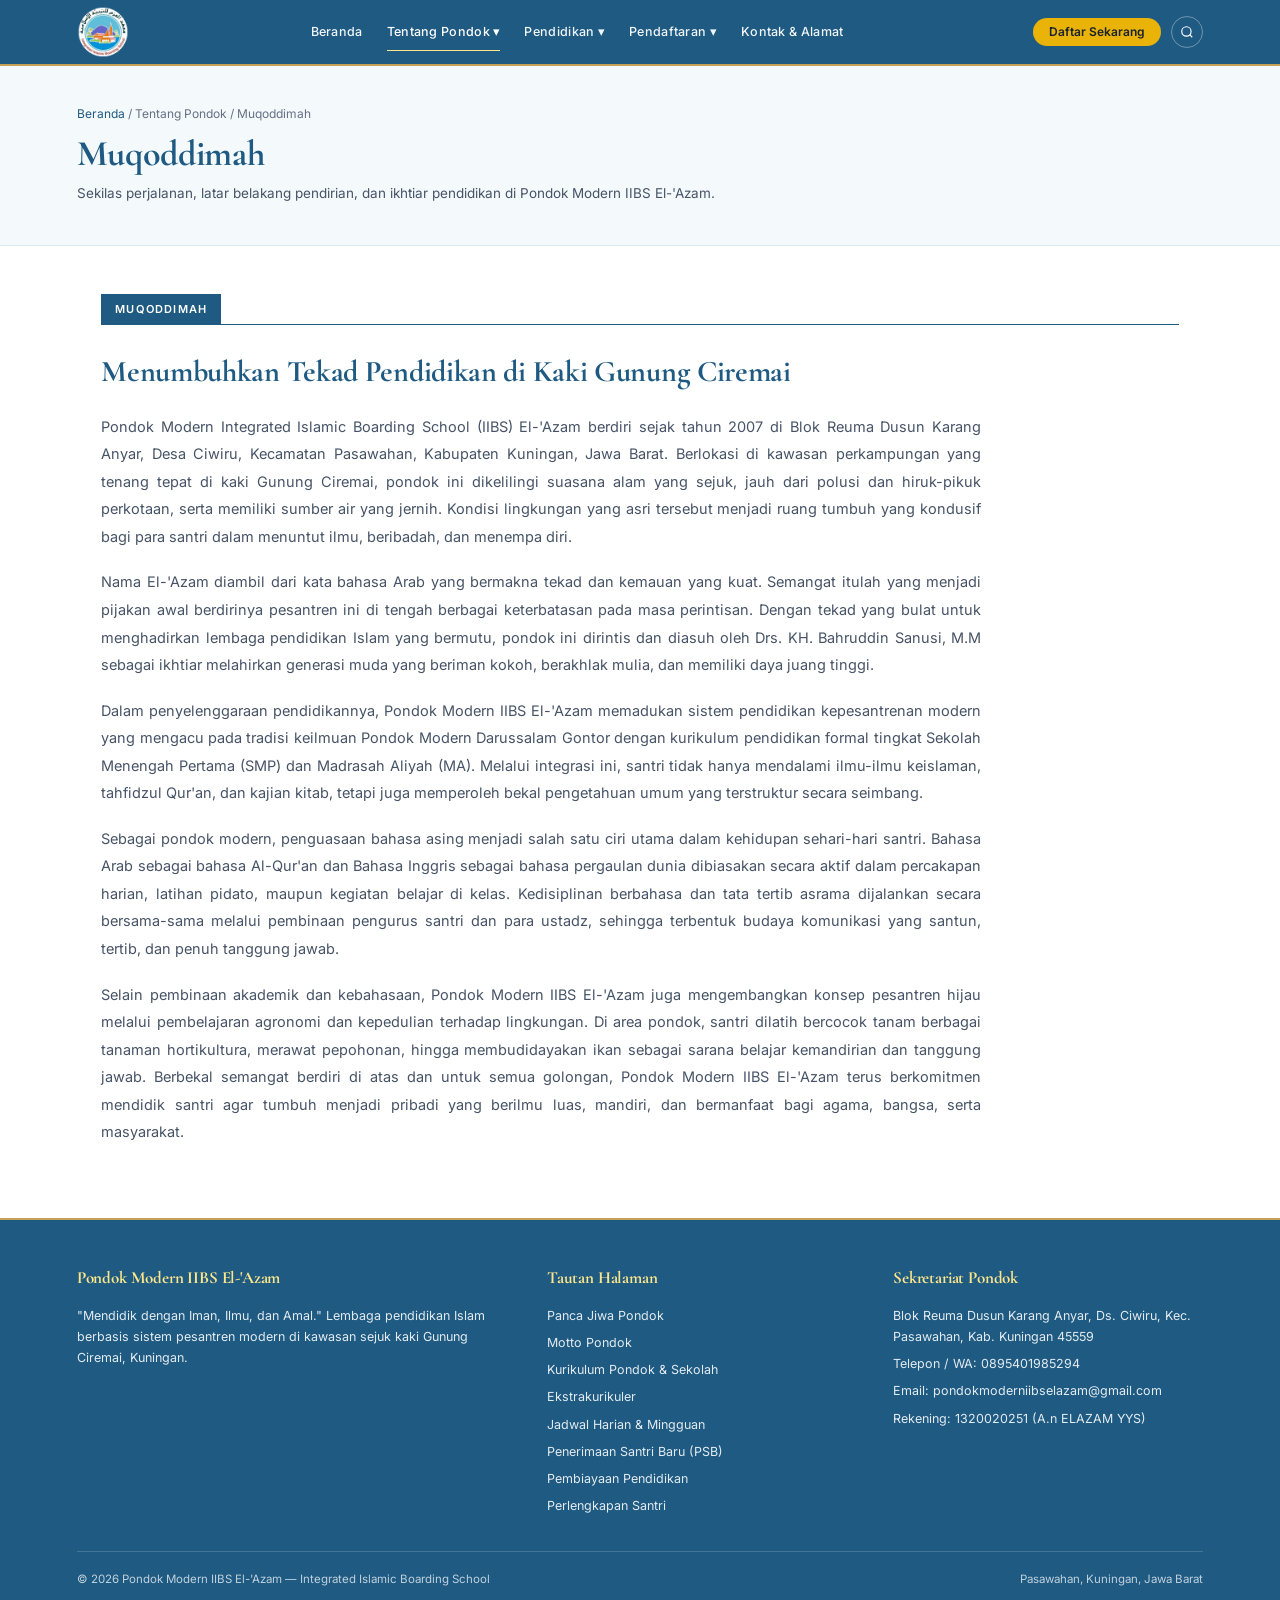
<file: profil.html>
<!DOCTYPE html>
<html lang="id">
<head>
    <meta charset="UTF-8">
    <meta name="viewport" content="width=device-width, initial-scale=1.0">
    <title>Muqoddimah | Pondok Modern IIBS El-'Azam</title>
    <meta name="description" content="Muqoddimah dan sejarah singkat Pondok Modern IIBS El-'Azam Pasawahan, Kabupaten Kuningan.">
    <link href="https://fonts.googleapis.com/css2?family=Cormorant+Garamond:wght@600;700&family=Inter:wght@400;500;600&display=swap" rel="stylesheet">

    <style>
        :root {
            --sky-deep: #1E5A82;
            --sky-tint: #F4F9FC;
            --gold-accent: #C5A059;
            --gold-btn: #EAB308;
            --gold-btn-hover: #CA8A04;
            --ink-dark: #182230;
            --ink-body: #475467;
            --ink-muted: #667085;
            --line: #E4E7EC;
            --white: #FFFFFF;
        }

        * { margin: 0; padding: 0; box-sizing: border-box; font-family: 'Inter', sans-serif; }
        html { scroll-behavior: smooth; }
        body {
            background-color: var(--white);
            color: var(--ink-dark);
            font-size: 13.5px;
            line-height: 1.7;
            -webkit-font-smoothing: antialiased;
            padding-top: 64px;
        }
        h1, h2, h3, h4, .serif { font-family: 'Cormorant Garamond', serif; letter-spacing: -0.01em; }

        header {
            background: var(--sky-deep);
            padding: 6px 6%;
            min-height: 64px;
            position: fixed;
            top: 0;
            left: 0;
            right: 0;
            width: 100%;
            z-index: 1000;
            display: flex;
            justify-content: space-between;
            align-items: center;
            gap: 16px;
            border-bottom: 2px solid var(--gold-accent);
            transition: padding 0.3s ease, box-shadow 0.3s ease;
        }

        header.scrolled {
            min-height: 58px;
            box-shadow: 0 6px 20px rgba(30, 90, 130, 0.25);
        }

        .brand {
            display: flex;
            align-items: center;
            text-decoration: none;
            border-bottom: none;
            min-height: 44px;
            position: relative;
            flex-shrink: 0;
        }

        .brand-logo-wrap {
            display: flex;
            align-items: center;
        }

        .brand-logo-circle {
            height: 52px;
            min-width: 52px;
            padding: 0;
            border-radius: 4px;
            background: transparent;
            border: none;
            display: flex;
            align-items: center;
            justify-content: center;
            overflow: visible;
        }

        .brand-logo-circle img {
            max-height: 52px;
            width: auto;
            max-width: 160px;
            object-fit: contain;
            display: block;
        }

        .brand-wordmark {
            display: none;
            flex-direction: column;
            animation: fadeSlideIn 0.35s ease forwards;
        }

        .brand-wordmark small {
            font-size: 9.5px;
            letter-spacing: 1.8px;
            text-transform: uppercase;
            color: #FDE68A;
            font-weight: 600;
            line-height: 1.2;
            white-space: nowrap;
        }

        .brand-wordmark strong {
            font-family: 'Cormorant Garamond', serif;
            font-size: 21px;
            font-weight: 700;
            color: var(--white);
            letter-spacing: 0.8px;
            line-height: 1.1;
            white-space: nowrap;
        }

        .brand,
        .brand:visited,
        .brand:hover,
        .brand-wordmark,
        .brand-wordmark small,
        .brand-wordmark strong {
            text-decoration: none !important;
            border-bottom: none !important;
        }

        header.scrolled .brand-logo-wrap { display: none; }
        header.scrolled .brand-wordmark { display: flex; }

        @keyframes fadeSlideIn {
            from { opacity: 0; transform: translateY(-6px); }
            to { opacity: 1; transform: translateY(0); }
        }

        nav ul { list-style: none; display: flex; align-items: center; gap: 24px; }
        nav ul li { position: relative; flex-shrink: 0; }
        nav ul li > a {
            color: rgba(255, 255, 255, 0.94); text-decoration: none; font-size: 12.5px; font-weight: 500;
            letter-spacing: 0.3px; padding: 8px 0; display: inline-block; border-bottom: 1.5px solid transparent;
            transition: 0.2s; white-space: nowrap;
        }
        nav ul li > a:hover, nav ul li > a.active { color: var(--white); border-bottom-color: #FDE68A; }

        .dropdown-menu {
            display: none; position: absolute; top: 100%; left: 0; background: var(--white);
            min-width: 220px; border: 1px solid var(--line); border-top: 2px solid var(--sky-deep);
            box-shadow: 0 12px 28px rgba(16, 24, 40, 0.08); padding: 6px 0; z-index: 999;
        }
        nav ul li:hover > .dropdown-menu { display: block; }
        .dropdown-menu a {
            display: flex; justify-content: space-between; align-items: center;
            padding: 9px 16px; color: var(--ink-body); text-decoration: none; font-size: 12px; transition: 0.15s;
        }
        .dropdown-menu a:hover { background: var(--sky-tint); color: var(--sky-deep); font-weight: 500; }

        .has-submenu { position: relative; }
        .submenu {
            display: none; position: absolute; top: -2px; left: 100%; background: var(--white);
            min-width: 190px; border: 1px solid var(--line); border-top: 2px solid var(--gold-accent);
            box-shadow: 0 12px 28px rgba(16, 24, 40, 0.1); padding: 6px 0; z-index: 1000;
        }
        .has-submenu:hover > .submenu { display: block; }

        .header-actions {
            display: flex;
            align-items: center;
            gap: 10px;
            margin-left: 8px;
            flex-shrink: 0;
        }

        .btn-daftar-nav {
            display: inline-flex;
            align-items: center;
            justify-content: center;
            padding: 7px 16px;
            background-color: var(--gold-btn);
            color: var(--ink-dark) !important;
            text-decoration: none !important;
            font-size: 12px;
            font-weight: 600;
            border-radius: 999px;
            white-space: nowrap;
            line-height: 1.2;
            transition: background-color 0.2s ease, transform 0.2s ease;
        }

        .btn-daftar-nav:hover {
            background-color: var(--gold-btn-hover);
            color: var(--ink-dark) !important;
        }

        .icon-search {
            background: transparent; border: 1px solid rgba(255, 255, 255, 0.35); color: var(--white);
            width: 32px; height: 32px; border-radius: 50%; display: flex; align-items: center; justify-content: center; cursor: pointer;
            flex-shrink: 0;
        }
        .icon-search:hover { background: rgba(255, 255, 255, 0.15); }

        .search-popover {
            display: none;
            position: absolute;
            top: calc(100% + 8px);
            right: 6%;
            background: var(--white);
            padding: 12px;
            border: 1px solid var(--line);
            border-top: 2px solid var(--sky-deep);
            box-shadow: 0 12px 28px rgba(16, 24, 40, 0.14);
            z-index: 1100;
            width: min(340px, 88vw);
        }

        .search-popover.open {
            display: block;
        }

        .search-form {
            display: flex;
            align-items: stretch;
        }

        .search-form input {
            flex: 1;
            min-width: 0;
            padding: 9px 12px;
            border: 1px solid #D0D5DD;
            border-right: none;
            background: #F4F7F6;
            color: var(--ink-dark);
            font-size: 12.5px;
            outline: none;
        }

        .search-form input:focus {
            background: var(--white);
            border-color: var(--sky-deep);
        }

        .search-form button {
            padding: 0 16px;
            background: var(--sky-deep);
            color: var(--white);
            border: 1px solid var(--sky-deep);
            font-size: 12.5px;
            font-weight: 500;
            cursor: pointer;
            transition: background 0.2s;
            white-space: nowrap;
        }

        .search-form button:hover {
            background: #164463;
        }

        .menu-toggle {
            display: none;
            background: transparent;
            border: 1px solid rgba(255, 255, 255, 0.35);
            color: var(--white);
            width: 32px;
            height: 32px;
            border-radius: 6px;
            align-items: center;
            justify-content: center;
            cursor: pointer;
            font-size: 16px;
            flex-shrink: 0;
        }
        .menu-toggle:hover { background: rgba(255, 255, 255, 0.15); }

        .page-banner {
            background: var(--sky-tint);
            border-bottom: 1px solid #D6E9F5;
            padding: 40px 6%;
        }
        .page-banner-inner {
            max-width: 1180px;
            margin: 0 auto;
        }
        .breadcrumb {
            font-size: 12px;
            color: var(--ink-muted);
            margin-bottom: 8px;
        }
        .breadcrumb a {
            color: var(--sky-deep);
            text-decoration: none;
        }
        .page-banner h1 {
            font-size: 36px;
            color: var(--sky-deep);
            font-weight: 700;
            line-height: 1.2;
            margin-bottom: 6px;
        }
        .page-banner p {
            font-size: 13.5px;
            color: var(--ink-body);
            max-width: 680px;
        }

        .content-wrap {
            max-width: 1180px;
            margin: 48px auto 72px;
            padding: 0 4%;
        }

        .section-block {
            scroll-margin-top: 84px;
        }

        .tab-header-line {
            border-bottom: 1.5px solid var(--sky-deep);
            margin-bottom: 28px;
            display: flex;
            align-items: flex-end;
        }
        .tab-header-line span {
            background-color: var(--sky-deep);
            color: var(--white);
            font-size: 11px;
            font-weight: 600;
            letter-spacing: 1.2px;
            padding: 6px 14px;
            text-transform: uppercase;
        }

        .prose-article {
            max-width: 880px;
            display: flex;
            flex-direction: column;
            gap: 18px;
        }
        .prose-article h2 {
            font-size: 30px;
            color: var(--sky-deep);
            font-weight: 700;
            line-height: 1.25;
            margin-bottom: 4px;
        }
        .prose-article p {
            font-size: 14.5px;
            color: var(--ink-body);
            line-height: 1.9;
            text-align: justify;
        }

        footer {
            background: var(--sky-deep);
            color: rgba(255, 255, 255, 0.88); padding: 44px 6% 22px; border-top: 2px solid var(--gold-accent);
        }
        .footer-inner {
            max-width: 1180px; margin: 0 auto; display: grid; grid-template-columns: 1.4fr 1fr 1fr;
            gap: 36px; padding-bottom: 28px; border-bottom: 1px solid rgba(255, 255, 255, 0.16);
        }
        .footer-inner h4 { font-family: 'Cormorant Garamond', serif; font-size: 17px; color: #FDE68A; margin-bottom: 12px; }
        .footer-inner p, .footer-inner li { font-size: 12.5px; line-height: 1.7; list-style: none; margin-bottom: 6px; }
        .footer-inner a { color: rgba(255, 255, 255, 0.88); text-decoration: none; }
        .footer-inner a:hover { color: #FDE68A; }
        .footer-bottom { max-width: 1180px; margin: 18px auto 0; display: flex; justify-content: space-between; font-size: 11.5px; color: rgba(255, 255, 255, 0.72); }

        @media (max-width: 900px) {
            header {
                display: flex;
                justify-content: space-between;
                align-items: center;
            }
            .menu-toggle { display: flex; order: 1; }
            .brand { order: 2; margin: 0 auto; }
            .header-actions { order: 3; margin-left: 8px; gap: 8px; }
            .btn-daftar-nav { padding: 6px 12px; font-size: 11.5px; }
            .search-popover { right: 6%; }

            nav {
                display: none;
                position: absolute;
                top: 100%;
                left: 0;
                right: 0;
                background: var(--sky-deep);
                border-bottom: 2px solid var(--gold-accent);
                padding: 12px 6% 18px;
                box-shadow: 0 12px 24px rgba(15, 42, 68, 0.25);
            }
            nav.open { display: block; }
            nav ul { display: flex; flex-direction: column; align-items: flex-start; gap: 8px; }
            nav ul li { width: 100%; }
            nav ul li:hover > .dropdown-menu { display: none; }
            .dropdown-menu {
                position: static;
                display: none;
                background: rgba(255, 255, 255, 0.06);
                border: none;
                border-left: 2px solid #FDE68A;
                box-shadow: none;
                padding: 4px 0 4px 12px;
                margin-top: 4px;
            }
            nav ul li.dropdown.open > .dropdown-menu { display: block; }
            .dropdown-menu a { color: rgba(255, 255, 255, 0.88); padding: 5px 8px; }
            .dropdown-menu a:hover { background: transparent; color: #FDE68A; }
            .has-submenu:hover > .submenu { display: none; }
            .submenu {
                position: static;
                display: none;
                background: rgba(255, 255, 255, 0.05);
                border: none;
                border-left: 2px solid var(--gold-accent);
                box-shadow: none;
                padding: 2px 0 2px 14px;
                margin: 2px 0 6px;
            }
            .has-submenu.open > .submenu { display: block; }

            .page-banner h1 { font-size: 28px; }
            .prose-article h2 { font-size: 25px; }
            .prose-article p { text-align: left; }
            .footer-inner { grid-template-columns: 1fr; }
            .footer-bottom { flex-direction: column; gap: 6px; }
        }
    </style>
</head>
<body>

    <header id="main-header">
        <button class="menu-toggle" onclick="toggleMenu()" title="Buka Menu" aria-label="Buka Menu">&#9776;</button>

        <a href="index.html" class="brand" title="Pondok Modern IIBS El-'Azam">
            <div class="brand-logo-wrap">
                <div class="brand-logo-circle">
                    <img src="images/Logo PONDOK.png" alt="Logo Pondok Modern IIBS El-'Azam">
                </div>
            </div>

            <div class="brand-wordmark">
                <small>Integrated Islamic Boarding School</small>
                <strong>IIBS EL-'AZAM</strong>
            </div>
        </a>

        <nav id="main-nav">
            <ul>
                <li><a href="index.html">Beranda</a></li>
                <li class="dropdown">
                    <a href="profil.html" class="active" onclick="toggleDropdown(event, this)">Tentang Pondok &#9662;</a>
                    <div class="dropdown-menu">
                        <a href="profil.html#muqoddimah">Muqoddimah</a>
                        <div class="has-submenu">
                            <a href="profil.html#muqoddimah" onclick="toggleSubmenu(event, this)">Falsafah &rsaquo;</a>
                            <div class="submenu">
                                <a href="panca-jiwa.html">Panca Jiwa</a>
                                <a href="motto.html">Motto</a>
                            </div>
                        </div>
                    </div>
                </li>
                <li class="dropdown">
                    <a href="kurikulum.html" onclick="toggleDropdown(event, this)">Pendidikan &#9662;</a>
                    <div class="dropdown-menu">
                        <a href="kurikulum.html">Kurikulum Pondok &amp; Sekolah</a>
                        <a href="ekstrakurikuler.html">Ekstrakurikuler</a>
                        <a href="jadwal.html">Jadwal Harian &amp; Mingguan</a>
                    </div>
                </li>
                <li class="dropdown">
                    <a href="psb.html" onclick="toggleDropdown(event, this)">Pendaftaran &#9662;</a>
                    <div class="dropdown-menu">
                        <a href="psb.html">Penerimaan Santri Baru (PSB)</a>
                        <a href="biaya.html">Pembiayaan Pendidikan</a>
                        <a href="perlengkapan.html">Perlengkapan Santri</a>
                    </div>
                </li>
                <li><a href="kontak.html">Kontak &amp; Alamat</a></li>
            </ul>
        </nav>

        <div class="header-actions">
            <a
              href="https://docs.google.com/forms/d/e/1FAIpQLScqXFZ52vTLcIygKnMtI5K5_jBDjHdJ_qKKoQYLFE7EmR-4Og/viewform"
              target="_blank"
              rel="noopener noreferrer"
              class="btn-daftar-nav"
            >Daftar Sekarang</a>
            <button class="icon-search" id="searchToggleBtn" onclick="toggleSearch(event)" title="Cari Informasi" aria-label="Cari Informasi">
                <svg width="14" height="14" viewBox="0 0 24 24" fill="none" stroke="currentColor" stroke-width="2">
                    <circle cx="11" cy="11" r="8"></circle>
                    <line x1="21" y1="21" x2="16.65" y2="16.65"></line>
                </svg>
            </button>
        </div>

        <div class="search-popover" id="searchPopover">
            <form class="search-form" onsubmit="submitSearch(event)">
                <input type="text" id="searchInput" placeholder="Cari informasi..." autocomplete="off">
                <button type="submit">Search</button>
            </form>
        </div>
    </header>

    <section class="page-banner">
        <div class="page-banner-inner">
            <div class="breadcrumb"><a href="index.html">Beranda</a> / Tentang Pondok / Muqoddimah</div>
            <h1>Muqoddimah</h1>
            <p>Sekilas perjalanan, latar belakang pendirian, dan ikhtiar pendidikan di Pondok Modern IIBS El-'Azam.</p>
        </div>
    </section>

    <main class="content-wrap">
        <section id="muqoddimah" class="section-block">
            <div class="tab-header-line">
                <span>Muqoddimah</span>
            </div>

            <article class="prose-article">
                <h2>Menumbuhkan Tekad Pendidikan di Kaki Gunung Ciremai</h2>

                <p>Pondok Modern Integrated Islamic Boarding School (IIBS) El-'Azam berdiri sejak tahun 2007 di Blok Reuma Dusun Karang Anyar, Desa Ciwiru, Kecamatan Pasawahan, Kabupaten Kuningan, Jawa Barat. Berlokasi di kawasan perkampungan yang tenang tepat di kaki Gunung Ciremai, pondok ini dikelilingi suasana alam yang sejuk, jauh dari polusi dan hiruk-pikuk perkotaan, serta memiliki sumber air yang jernih. Kondisi lingkungan yang asri tersebut menjadi ruang tumbuh yang kondusif bagi para santri dalam menuntut ilmu, beribadah, dan menempa diri.</p>

                <p>Nama El-'Azam diambil dari kata bahasa Arab yang bermakna tekad dan kemauan yang kuat. Semangat itulah yang menjadi pijakan awal berdirinya pesantren ini di tengah berbagai keterbatasan pada masa perintisan. Dengan tekad yang bulat untuk menghadirkan lembaga pendidikan Islam yang bermutu, pondok ini dirintis dan diasuh oleh Drs. KH. Bahruddin Sanusi, M.M sebagai ikhtiar melahirkan generasi muda yang beriman kokoh, berakhlak mulia, dan memiliki daya juang tinggi.</p>

                <p>Dalam penyelenggaraan pendidikannya, Pondok Modern IIBS El-'Azam memadukan sistem pendidikan kepesantrenan modern yang mengacu pada tradisi keilmuan Pondok Modern Darussalam Gontor dengan kurikulum pendidikan formal tingkat Sekolah Menengah Pertama (SMP) dan Madrasah Aliyah (MA). Melalui integrasi ini, santri tidak hanya mendalami ilmu-ilmu keislaman, tahfidzul Qur'an, dan kajian kitab, tetapi juga memperoleh bekal pengetahuan umum yang terstruktur secara seimbang.</p>

                <p>Sebagai pondok modern, penguasaan bahasa asing menjadi salah satu ciri utama dalam kehidupan sehari-hari santri. Bahasa Arab sebagai bahasa Al-Qur'an dan Bahasa Inggris sebagai bahasa pergaulan dunia dibiasakan secara aktif dalam percakapan harian, latihan pidato, maupun kegiatan belajar di kelas. Kedisiplinan berbahasa dan tata tertib asrama dijalankan secara bersama-sama melalui pembinaan pengurus santri dan para ustadz, sehingga terbentuk budaya komunikasi yang santun, tertib, dan penuh tanggung jawab.</p>

                <p>Selain pembinaan akademik dan kebahasaan, Pondok Modern IIBS El-'Azam juga mengembangkan konsep pesantren hijau melalui pembelajaran agronomi dan kepedulian terhadap lingkungan. Di area pondok, santri dilatih bercocok tanam berbagai tanaman hortikultura, merawat pepohonan, hingga membudidayakan ikan sebagai sarana belajar kemandirian dan tanggung jawab. Berbekal semangat berdiri di atas dan untuk semua golongan, Pondok Modern IIBS El-'Azam terus berkomitmen mendidik santri agar tumbuh menjadi pribadi yang berilmu luas, mandiri, dan bermanfaat bagi agama, bangsa, serta masyarakat.</p>
            </article>
        </section>
    </main>

    <footer>
        <div class="footer-inner">
            <div>
                <h4>Pondok Modern IIBS El-'Azam</h4>
                <p>"Mendidik dengan Iman, Ilmu, dan Amal." Lembaga pendidikan Islam berbasis sistem pesantren modern di kawasan sejuk kaki Gunung Ciremai, Kuningan.</p>
            </div>
            <div>
                <h4>Tautan Halaman</h4>
                <ul>
                    <li><a href="panca-jiwa.html">Panca Jiwa Pondok</a></li>
                    <li><a href="motto.html">Motto Pondok</a></li>
                    <li><a href="kurikulum.html">Kurikulum Pondok &amp; Sekolah</a></li>
                    <li><a href="ekstrakurikuler.html">Ekstrakurikuler</a></li>
                    <li><a href="jadwal.html">Jadwal Harian &amp; Mingguan</a></li>
                    <li><a href="psb.html">Penerimaan Santri Baru (PSB)</a></li>
                    <li><a href="biaya.html">Pembiayaan Pendidikan</a></li>
                    <li><a href="perlengkapan.html">Perlengkapan Santri</a></li>
                </ul>
            </div>
            <div>
                <h4>Sekretariat Pondok</h4>
                <ul>
                    <li>Blok Reuma Dusun Karang Anyar, Ds. Ciwiru, Kec. Pasawahan, Kab. Kuningan 45559</li>
                    <li>Telepon / WA: <a href="https://wa.me/62895401985294" target="_blank">0895401985294</a></li>
                    <li>Email: pondokmoderniibselazam@gmail.com</li>
                    <li>Rekening: 1320020251 (A.n ELAZAM YYS)</li>
                </ul>
            </div>
        </div>
        <div class="footer-bottom">
            <span>&copy; 2026 Pondok Modern IIBS El-'Azam &mdash; Integrated Islamic Boarding School</span>
            <span>Pasawahan, Kuningan, Jawa Barat</span>
        </div>
    </footer>

    <script>
        function toggleMenu() {
            const nav = document.getElementById("main-nav");
            if (nav) nav.classList.toggle("open");
        }

        function toggleDropdown(event, linkEl) {
            if (window.innerWidth <= 900) {
                event.preventDefault();
                const parentLi = linkEl.parentElement;
                parentLi.classList.toggle("open");
            }
        }

        function toggleSubmenu(event, linkEl) {
            if (window.innerWidth <= 900) {
                event.preventDefault();
                event.stopPropagation();
                linkEl.parentElement.classList.toggle("open");
            }
        }

        function toggleSearch(event) {
            event.stopPropagation();
            const popover = document.getElementById("searchPopover");
            const input = document.getElementById("searchInput");
            if (!popover) return;
            popover.classList.toggle("open");
            if (popover.classList.contains("open") && input) {
                setTimeout(() => input.focus(), 50);
            }
        }

        document.addEventListener("click", function(event) {
            const popover = document.getElementById("searchPopover");
            const btn = document.getElementById("searchToggleBtn");
            if (popover && popover.classList.contains("open")) {
                if (!popover.contains(event.target) && (!btn || !btn.contains(event.target))) {
                    popover.classList.remove("open");
                }
            }
        });

        function submitSearch(event) {
            event.preventDefault();
            const input = document.getElementById("searchInput");
            const kata = input ? input.value.trim() : "";
            if (!kata) return;
            const k = kata.toLowerCase();
            if (k.includes("panca")) {
                window.location.href = "panca-jiwa.html";
            } else if (k.includes("motto")) {
                window.location.href = "motto.html";
            } else if (k.includes("perlengkapan")) {
                window.location.href = "perlengkapan.html";
            } else if (k.includes("biaya") || k.includes("pembiayaan")) {
                window.location.href = "biaya.html";
            } else if (k.includes("syarat") || k.includes("daftar") || k.includes("psb")) {
                window.location.href = "psb.html";
            } else if (k.includes("jadwal")) {
                window.location.href = "jadwal.html";
            } else if (k.includes("ekskul") || k.includes("ekstrakurikuler")) {
                window.location.href = "ekstrakurikuler.html";
            } else if (k.includes("kurikulum") || k.includes("pondok") || k.includes("sekolah")) {
                window.location.href = "kurikulum.html";
            } else if (k.includes("kontak") || k.includes("alamat")) {
                window.location.href = "kontak.html";
            } else {
                window.location.href = "profil.html";
            }
        }

        window.addEventListener("scroll", function() {
            const header = document.getElementById("main-header");
            if (window.scrollY > 50) {
                header.classList.add("scrolled");
            } else {
                header.classList.remove("scrolled");
            }
        });
    </script>

</body>
</html>
</file>
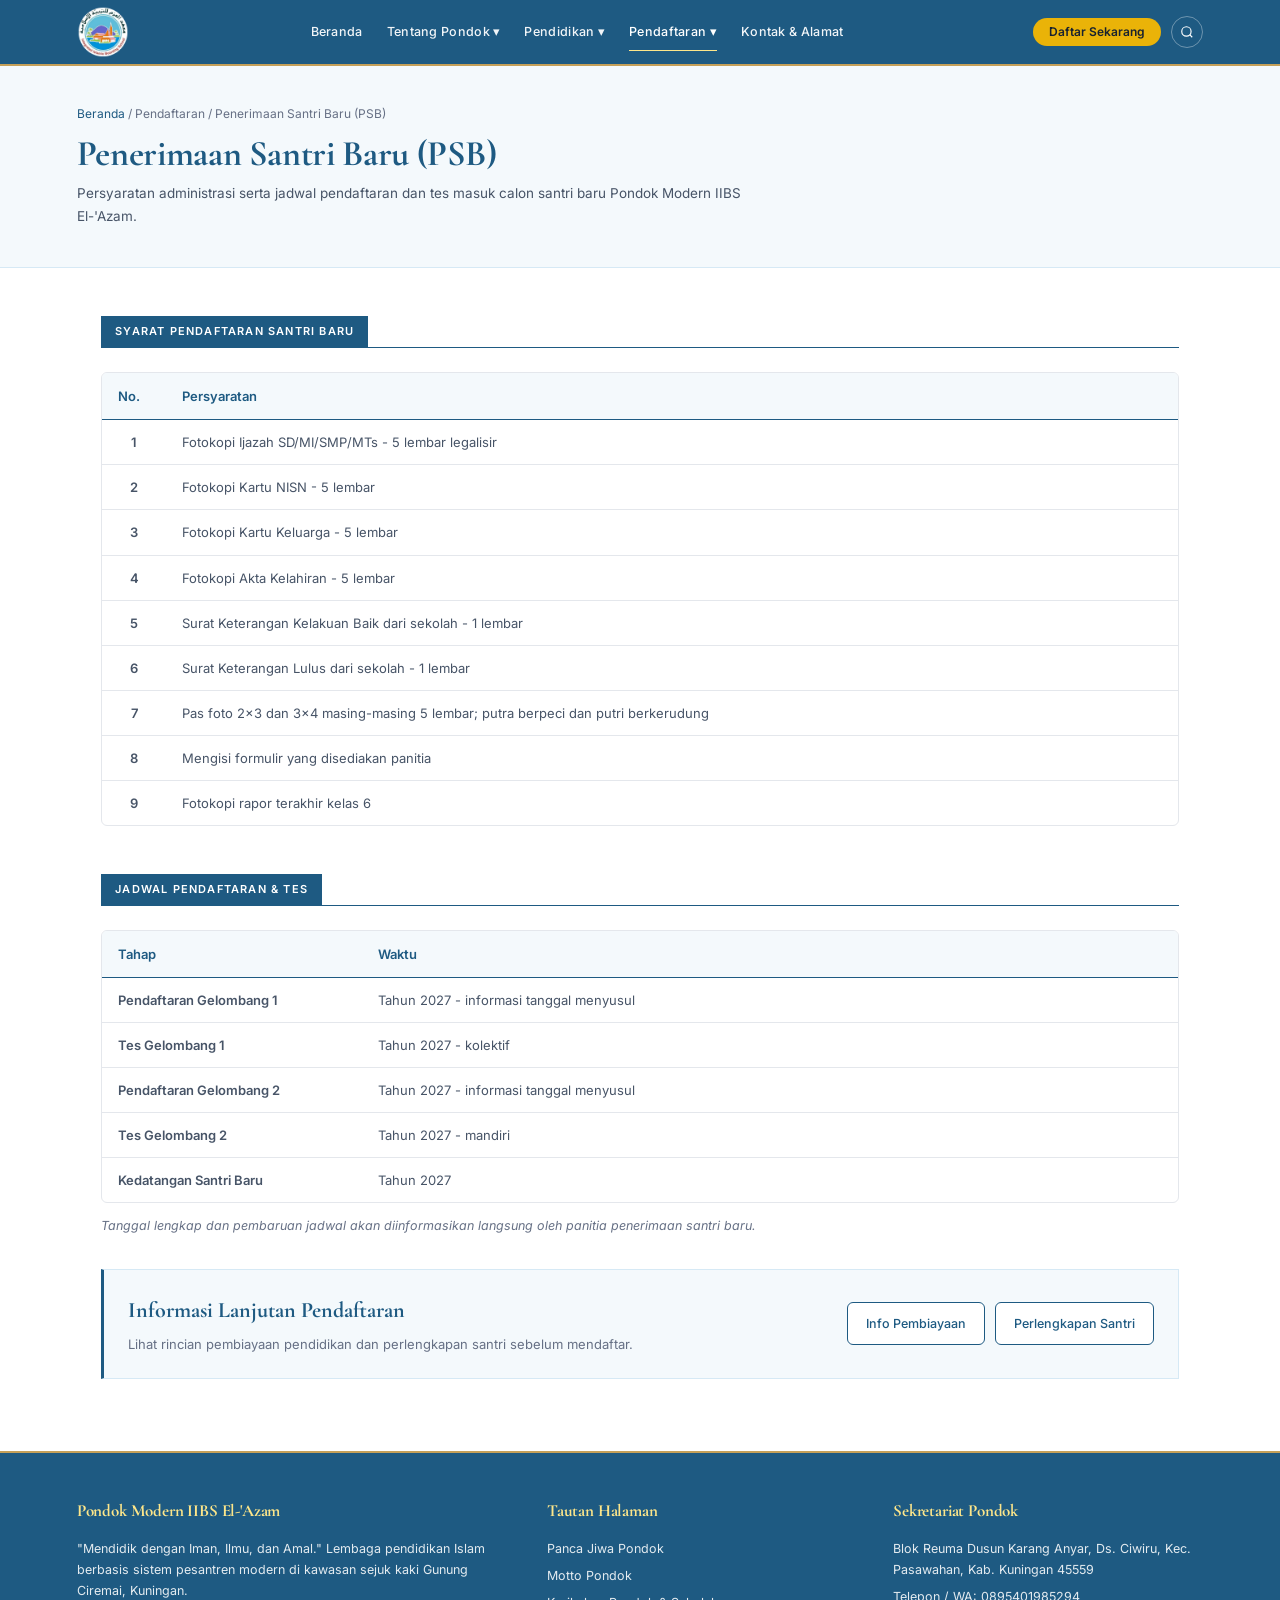
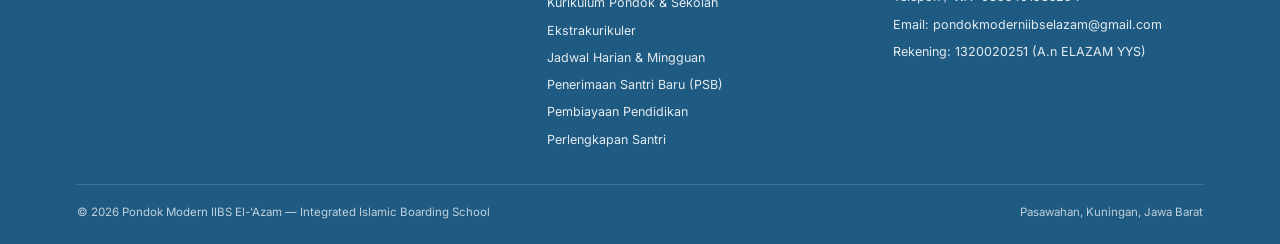
<file: psb.html>
﻿<!DOCTYPE html>
<html lang="id">
<head>
    <meta charset="UTF-8">
    <meta name="viewport" content="width=device-width, initial-scale=1.0">
    <title>Penerimaan Santri Baru (PSB) | Pondok Modern IIBS El-'Azam</title>
    <meta name="description" content="Syarat pendaftaran dan jadwal tes Penerimaan Santri Baru (PSB) Pondok Modern IIBS El-'Azam Pasawahan, Kabupaten Kuningan.">
    <link href="https://fonts.googleapis.com/css2?family=Cormorant+Garamond:wght@600;700&family=Inter:wght@400;500;600&display=swap" rel="stylesheet">

    <style>
        :root {
            --sky-deep: #1E5A82;
            --sky-tint: #F4F9FC;
            --gold-accent: #C5A059;
            --gold-btn: #EAB308;
            --gold-btn-hover: #CA8A04;
            --ink-dark: #182230;
            --ink-body: #475467;
            --ink-muted: #667085;
            --line: #E4E7EC;
            --white: #FFFFFF;
        }

        * { margin: 0; padding: 0; box-sizing: border-box; font-family: 'Inter', sans-serif; }
        html { scroll-behavior: smooth; }
        body {
            background-color: var(--white);
            color: var(--ink-dark);
            font-size: 13.5px;
            line-height: 1.7;
            -webkit-font-smoothing: antialiased;
            padding-top: 64px;
        }
        h1, h2, h3, h4, .serif { font-family: 'Cormorant Garamond', serif; letter-spacing: -0.01em; }

        header {
            background: var(--sky-deep);
            padding: 6px 6%;
            min-height: 64px;
            position: fixed;
            top: 0;
            left: 0;
            right: 0;
            width: 100%;
            z-index: 1000;
            display: flex;
            justify-content: space-between;
            align-items: center;
            gap: 16px;
            border-bottom: 2px solid var(--gold-accent);
            transition: padding 0.3s ease, box-shadow 0.3s ease;
        }

        header.scrolled {
            min-height: 58px;
            box-shadow: 0 6px 20px rgba(30, 90, 130, 0.25);
        }

        .brand {
            display: flex;
            align-items: center;
            text-decoration: none;
            border-bottom: none;
            min-height: 44px;
            position: relative;
            flex-shrink: 0;
        }

        .brand-logo-wrap {
            display: flex;
            align-items: center;
        }

        .brand-logo-circle {
            height: 52px;
            min-width: 52px;
            padding: 0;
            border-radius: 4px;
            background: transparent;
            border: none;
            display: flex;
            align-items: center;
            justify-content: center;
            overflow: visible;
        }

        .brand-logo-circle img {
            max-height: 52px;
            width: auto;
            max-width: 160px;
            object-fit: contain;
            display: block;
        }

        .brand-wordmark {
            display: none;
            flex-direction: column;
            animation: fadeSlideIn 0.35s ease forwards;
        }

        .brand-wordmark small {
            font-size: 9.5px;
            letter-spacing: 1.8px;
            text-transform: uppercase;
            color: #FDE68A;
            font-weight: 600;
            line-height: 1.2;
            white-space: nowrap;
        }

        .brand-wordmark strong {
            font-family: 'Cormorant Garamond', serif;
            font-size: 21px;
            font-weight: 700;
            color: var(--white);
            letter-spacing: 0.8px;
            line-height: 1.1;
            white-space: nowrap;
        }

        .brand,
        .brand:visited,
        .brand:hover,
        .brand-wordmark,
        .brand-wordmark small,
        .brand-wordmark strong {
            text-decoration: none !important;
            border-bottom: none !important;
        }

        header.scrolled .brand-logo-wrap { display: none; }
        header.scrolled .brand-wordmark { display: flex; }

        @keyframes fadeSlideIn {
            from { opacity: 0; transform: translateY(-6px); }
            to { opacity: 1; transform: translateY(0); }
        }

        nav ul { list-style: none; display: flex; align-items: center; gap: 24px; }
        nav ul li { position: relative; flex-shrink: 0; }
        nav ul li > a {
            color: rgba(255, 255, 255, 0.94); text-decoration: none; font-size: 12.5px; font-weight: 500;
            letter-spacing: 0.3px; padding: 8px 0; display: inline-block; border-bottom: 1.5px solid transparent;
            transition: 0.2s; white-space: nowrap;
        }
        nav ul li > a:hover, nav ul li > a.active { color: var(--white); border-bottom-color: #FDE68A; }

        .dropdown-menu {
            display: none; position: absolute; top: 100%; left: 0; background: var(--white);
            min-width: 220px; border: 1px solid var(--line); border-top: 2px solid var(--sky-deep);
            box-shadow: 0 12px 28px rgba(16, 24, 40, 0.08); padding: 6px 0; z-index: 999;
        }
        nav ul li:hover > .dropdown-menu { display: block; }
        .dropdown-menu a {
            display: flex; justify-content: space-between; align-items: center;
            padding: 9px 16px; color: var(--ink-body); text-decoration: none; font-size: 12px; transition: 0.15s;
        }
        .dropdown-menu a:hover { background: var(--sky-tint); color: var(--sky-deep); font-weight: 500; }

        .has-submenu { position: relative; }
        .submenu {
            display: none; position: absolute; top: -2px; left: 100%; background: var(--white);
            min-width: 190px; border: 1px solid var(--line); border-top: 2px solid var(--gold-accent);
            box-shadow: 0 12px 28px rgba(16, 24, 40, 0.1); padding: 6px 0; z-index: 1000;
        }
        .has-submenu:hover > .submenu { display: block; }

        .header-actions {
            display: flex;
            align-items: center;
            gap: 10px;
            margin-left: 8px;
            flex-shrink: 0;
        }

        .btn-daftar-nav {
            display: inline-flex;
            align-items: center;
            justify-content: center;
            padding: 7px 16px;
            background-color: var(--gold-btn);
            color: var(--ink-dark) !important;
            text-decoration: none !important;
            font-size: 12px;
            font-weight: 600;
            border-radius: 999px;
            white-space: nowrap;
            line-height: 1.2;
            transition: background-color 0.2s ease, transform 0.2s ease;
        }

        .btn-daftar-nav:hover {
            background-color: var(--gold-btn-hover);
            color: var(--ink-dark) !important;
        }

        .icon-search {
            background: transparent; border: 1px solid rgba(255, 255, 255, 0.35); color: var(--white);
            width: 32px; height: 32px; border-radius: 50%; display: flex; align-items: center; justify-content: center; cursor: pointer;
            flex-shrink: 0;
        }
        .icon-search:hover { background: rgba(255, 255, 255, 0.15); }

        .search-popover {
            display: none;
            position: absolute;
            top: calc(100% + 8px);
            right: 6%;
            background: var(--white);
            padding: 12px;
            border: 1px solid var(--line);
            border-top: 2px solid var(--sky-deep);
            box-shadow: 0 12px 28px rgba(16, 24, 40, 0.14);
            z-index: 1100;
            width: min(340px, 88vw);
        }

        .search-popover.open {
            display: block;
        }

        .search-form {
            display: flex;
            align-items: stretch;
        }

        .search-form input {
            flex: 1;
            min-width: 0;
            padding: 9px 12px;
            border: 1px solid #D0D5DD;
            border-right: none;
            background: #F4F7F6;
            color: var(--ink-dark);
            font-size: 12.5px;
            outline: none;
        }

        .search-form input:focus {
            background: var(--white);
            border-color: var(--sky-deep);
        }

        .search-form button {
            padding: 0 16px;
            background: var(--sky-deep);
            color: var(--white);
            border: 1px solid var(--sky-deep);
            font-size: 12.5px;
            font-weight: 500;
            cursor: pointer;
            transition: background 0.2s;
            white-space: nowrap;
        }

        .search-form button:hover {
            background: #164463;
        }

        .menu-toggle {
            display: none;
            background: transparent;
            border: 1px solid rgba(255, 255, 255, 0.35);
            color: var(--white);
            width: 32px;
            height: 32px;
            border-radius: 6px;
            align-items: center;
            justify-content: center;
            cursor: pointer;
            font-size: 16px;
            flex-shrink: 0;
        }
        .menu-toggle:hover { background: rgba(255, 255, 255, 0.15); }

        .page-banner {
            background: var(--sky-tint);
            border-bottom: 1px solid #D6E9F5;
            padding: 40px 6%;
        }
        .page-banner-inner {
            max-width: 1180px;
            margin: 0 auto;
        }
        .breadcrumb {
            font-size: 12px;
            color: var(--ink-muted);
            margin-bottom: 8px;
        }
        .breadcrumb a {
            color: var(--sky-deep);
            text-decoration: none;
        }
        .page-banner h1 {
            font-size: 36px;
            color: var(--sky-deep);
            font-weight: 700;
            line-height: 1.2;
            margin-bottom: 6px;
        }
        .page-banner p {
            font-size: 13.5px;
            color: var(--ink-body);
            max-width: 680px;
        }

        .content-wrap {
            max-width: 1180px;
            margin: 48px auto 72px;
            padding: 0 4%;
        }

        .section-block {
            margin-bottom: 48px;
            scroll-margin-top: 84px;
        }

        .tab-header-line {
            border-bottom: 1.5px solid var(--sky-deep);
            margin-bottom: 24px;
            display: flex;
            align-items: flex-end;
        }
        .tab-header-line span {
            background-color: var(--sky-deep);
            color: var(--white);
            font-size: 11px;
            font-weight: 600;
            letter-spacing: 1.2px;
            padding: 6px 14px;
            text-transform: uppercase;
        }

        .psb-table-wrap {
            overflow-x: auto;
            border: 1px solid var(--line);
            border-radius: 6px;
        }

        table.psb-table {
            width: 100%;
            border-collapse: collapse;
            font-size: 13px;
        }

        table.psb-table th {
            background: var(--sky-tint);
            color: var(--sky-deep);
            font-weight: 600;
            text-align: left;
            padding: 12px 16px;
            border-bottom: 1.5px solid var(--sky-deep);
        }

        table.psb-table td {
            padding: 11px 16px;
            border-bottom: 1px solid var(--line);
            color: var(--ink-body);
            vertical-align: top;
        }

        table.psb-table tr:last-child td {
            border-bottom: none;
        }

        .no-col {
            width: 64px;
            font-weight: 600;
            color: var(--ink-dark);
            text-align: center;
        }

        .tahap-col {
            width: 260px;
            font-weight: 600;
            color: var(--ink-dark);
        }

        .table-note {
            margin-top: 12px;
            font-size: 12.5px;
            color: var(--ink-muted);
            font-style: italic;
        }

        .psb-cta-box {
            margin-top: 32px;
            background: var(--sky-tint);
            border: 1px solid #D6E9F5;
            border-left: 3px solid var(--sky-deep);
            padding: 22px 24px;
            display: flex;
            justify-content: space-between;
            align-items: center;
            gap: 20px;
            flex-wrap: wrap;
        }

        .psb-cta-box strong {
            display: block;
            font-family: 'Cormorant Garamond', serif;
            font-size: 22px;
            color: var(--sky-deep);
            margin-bottom: 4px;
        }

        .psb-cta-box span {
            font-size: 13px;
            color: var(--ink-muted);
        }

        .psb-cta-actions {
            display: flex;
            gap: 10px;
            flex-wrap: wrap;
        }

        .btn-outline-page {
            display: inline-flex;
            align-items: center;
            justify-content: center;
            padding: 10px 18px;
            background-color: var(--white);
            color: var(--sky-deep);
            border: 1px solid var(--sky-deep);
            text-decoration: none;
            font-size: 12.5px;
            font-weight: 500;
            border-radius: 6px;
            transition: all 0.2s ease;
        }

        .btn-outline-page:hover {
            background-color: var(--sky-deep);
            color: var(--white);
        }

        footer {
            background: var(--sky-deep);
            color: rgba(255, 255, 255, 0.88); padding: 44px 6% 22px; border-top: 2px solid var(--gold-accent);
        }
        .footer-inner {
            max-width: 1180px; margin: 0 auto; display: grid; grid-template-columns: 1.4fr 1fr 1fr;
            gap: 36px; padding-bottom: 28px; border-bottom: 1px solid rgba(255, 255, 255, 0.16);
        }
        .footer-inner h4 { font-family: 'Cormorant Garamond', serif; font-size: 17px; color: #FDE68A; margin-bottom: 12px; }
        .footer-inner p, .footer-inner li { font-size: 12.5px; line-height: 1.7; list-style: none; margin-bottom: 6px; }
        .footer-inner a { color: rgba(255, 255, 255, 0.88); text-decoration: none; }
        .footer-inner a:hover { color: #FDE68A; }
        .footer-bottom { max-width: 1180px; margin: 18px auto 0; display: flex; justify-content: space-between; font-size: 11.5px; color: rgba(255, 255, 255, 0.72); }

        @media (max-width: 900px) {
            header {
                display: flex;
                justify-content: space-between;
                align-items: center;
            }
            .menu-toggle { display: flex; order: 1; }
            .brand { order: 2; margin: 0 auto; }
            .header-actions { order: 3; margin-left: 8px; gap: 8px; }
            .btn-daftar-nav { padding: 6px 12px; font-size: 11.5px; }
            .search-popover { right: 6%; }

            nav {
                display: none;
                position: absolute;
                top: 100%;
                left: 0;
                right: 0;
                background: var(--sky-deep);
                border-bottom: 2px solid var(--gold-accent);
                padding: 12px 6% 18px;
                box-shadow: 0 12px 24px rgba(15, 42, 68, 0.25);
            }
            nav.open { display: block; }
            nav ul { display: flex; flex-direction: column; align-items: flex-start; gap: 8px; }
            nav ul li { width: 100%; }
            nav ul li:hover > .dropdown-menu { display: none; }
            .dropdown-menu {
                position: static;
                display: none;
                background: rgba(255, 255, 255, 0.06);
                border: none;
                border-left: 2px solid #FDE68A;
                box-shadow: none;
                padding: 4px 0 4px 12px;
                margin-top: 4px;
            }
            nav ul li.dropdown.open > .dropdown-menu { display: block; }
            .dropdown-menu a { color: rgba(255, 255, 255, 0.88); padding: 5px 8px; }
            .dropdown-menu a:hover { background: transparent; color: #FDE68A; }
            .has-submenu:hover > .submenu { display: none; }
            .submenu {
                position: static;
                display: none;
                background: rgba(255, 255, 255, 0.05);
                border: none;
                border-left: 2px solid var(--gold-accent);
                box-shadow: none;
                padding: 2px 0 2px 14px;
                margin: 2px 0 6px;
            }
            .has-submenu.open > .submenu { display: block; }

            .page-banner h1 { font-size: 28px; }
            .tahap-col { width: auto; }
            .footer-inner { grid-template-columns: 1fr; }
            .footer-bottom { flex-direction: column; gap: 6px; }
        }
    </style>
</head>
<body>

    <header id="main-header">
        <button class="menu-toggle" onclick="toggleMenu()" title="Buka Menu" aria-label="Buka Menu">&#9776;</button>

        <a href="index.html" class="brand" title="Pondok Modern IIBS El-'Azam">
            <div class="brand-logo-wrap">
                <div class="brand-logo-circle">
                    <img src="images/Logo PONDOK.png" alt="Logo Pondok Modern IIBS El-'Azam">
                </div>
            </div>

            <div class="brand-wordmark">
                <small>Integrated Islamic Boarding School</small>
                <strong>IIBS EL-'AZAM</strong>
            </div>
        </a>

        <nav id="main-nav">
            <ul>
                <li><a href="index.html">Beranda</a></li>
                <li class="dropdown">
                    <a href="profil.html" onclick="toggleDropdown(event, this)">Tentang Pondok &#9662;</a>
                    <div class="dropdown-menu">
                        <a href="profil.html#muqoddimah">Muqoddimah</a>
                        <div class="has-submenu">
                            <a href="profil.html#muqoddimah" onclick="toggleSubmenu(event, this)">Falsafah &rsaquo;</a>
                            <div class="submenu">
                                <a href="panca-jiwa.html">Panca Jiwa</a>
                                <a href="motto.html">Motto</a>
                            </div>
                        </div>
                    </div>
                </li>
                <li class="dropdown">
                    <a href="kurikulum.html" onclick="toggleDropdown(event, this)">Pendidikan &#9662;</a>
                    <div class="dropdown-menu">
                        <a href="kurikulum.html">Kurikulum Pondok &amp; Sekolah</a>
                        <a href="ekstrakurikuler.html">Ekstrakurikuler</a>
                        <a href="jadwal.html">Jadwal Harian &amp; Mingguan</a>
                    </div>
                </li>
                <li class="dropdown">
                    <a href="psb.html" class="active" onclick="toggleDropdown(event, this)">Pendaftaran &#9662;</a>
                    <div class="dropdown-menu">
                        <a href="psb.html">Penerimaan Santri Baru (PSB)</a>
                        <a href="biaya.html">Pembiayaan Pendidikan</a>
                        <a href="perlengkapan.html">Perlengkapan Santri</a>
                    </div>
                </li>
                <li><a href="kontak.html">Kontak &amp; Alamat</a></li>
            </ul>
        </nav>

        <div class="header-actions">
            <a
              href="https://docs.google.com/forms/d/e/1FAIpQLScqXFZ52vTLcIygKnMtI5K5_jBDjHdJ_qKKoQYLFE7EmR-4Og/viewform"
              target="_blank"
              rel="noopener noreferrer"
              class="btn-daftar-nav"
            >Daftar Sekarang</a>
            <button class="icon-search" id="searchToggleBtn" onclick="toggleSearch(event)" title="Cari Informasi" aria-label="Cari Informasi">
                <svg width="14" height="14" viewBox="0 0 24 24" fill="none" stroke="currentColor" stroke-width="2">
                    <circle cx="11" cy="11" r="8"></circle>
                    <line x1="21" y1="21" x2="16.65" y2="16.65"></line>
                </svg>
            </button>
        </div>

        <div class="search-popover" id="searchPopover">
            <form class="search-form" onsubmit="submitSearch(event)">
                <input type="text" id="searchInput" placeholder="Cari informasi..." autocomplete="off">
                <button type="submit">Search</button>
            </form>
        </div>
    </header>

    <section class="page-banner">
        <div class="page-banner-inner">
            <div class="breadcrumb"><a href="index.html">Beranda</a> / Pendaftaran / Penerimaan Santri Baru (PSB)</div>
            <h1>Penerimaan Santri Baru (PSB)</h1>
            <p>Persyaratan administrasi serta jadwal pendaftaran dan tes masuk calon santri baru Pondok Modern IIBS El-'Azam.</p>
        </div>
    </section>

    <main class="content-wrap">
        <section class="section-block">
            <div class="tab-header-line">
                <span>Syarat Pendaftaran Santri Baru</span>
            </div>

            <div class="psb-table-wrap">
                <table class="psb-table">
                    <thead>
                        <tr>
                            <th class="no-col">No.</th>
                            <th>Persyaratan</th>
                        </tr>
                    </thead>
                    <tbody>
                        <tr>
                            <td class="no-col">1</td>
                            <td>Fotokopi Ijazah SD/MI/SMP/MTs - 5 lembar legalisir</td>
                        </tr>
                        <tr>
                            <td class="no-col">2</td>
                            <td>Fotokopi Kartu NISN - 5 lembar</td>
                        </tr>
                        <tr>
                            <td class="no-col">3</td>
                            <td>Fotokopi Kartu Keluarga - 5 lembar</td>
                        </tr>
                        <tr>
                            <td class="no-col">4</td>
                            <td>Fotokopi Akta Kelahiran - 5 lembar</td>
                        </tr>
                        <tr>
                            <td class="no-col">5</td>
                            <td>Surat Keterangan Kelakuan Baik dari sekolah - 1 lembar</td>
                        </tr>
                        <tr>
                            <td class="no-col">6</td>
                            <td>Surat Keterangan Lulus dari sekolah - 1 lembar</td>
                        </tr>
                        <tr>
                            <td class="no-col">7</td>
                            <td>Pas foto 2x3 dan 3x4 masing-masing 5 lembar; putra berpeci dan putri berkerudung</td>
                        </tr>
                        <tr>
                            <td class="no-col">8</td>
                            <td>Mengisi formulir yang disediakan panitia</td>
                        </tr>
                        <tr>
                            <td class="no-col">9</td>
                            <td>Fotokopi rapor terakhir kelas 6</td>
                        </tr>
                    </tbody>
                </table>
            </div>
        </section>

        <section class="section-block">
            <div class="tab-header-line">
                <span>Jadwal Pendaftaran &amp; Tes</span>
            </div>

            <div class="psb-table-wrap">
                <table class="psb-table">
                    <thead>
                        <tr>
                            <th>Tahap</th>
                            <th>Waktu</th>
                        </tr>
                    </thead>
                    <tbody>
                        <tr>
                            <td class="tahap-col">Pendaftaran Gelombang 1</td>
                            <td>Tahun 2027 - informasi tanggal menyusul</td>
                        </tr>
                        <tr>
                            <td class="tahap-col">Tes Gelombang 1</td>
                            <td>Tahun 2027 - kolektif</td>
                        </tr>
                        <tr>
                            <td class="tahap-col">Pendaftaran Gelombang 2</td>
                            <td>Tahun 2027 - informasi tanggal menyusul</td>
                        </tr>
                        <tr>
                            <td class="tahap-col">Tes Gelombang 2</td>
                            <td>Tahun 2027 - mandiri</td>
                        </tr>
                        <tr>
                            <td class="tahap-col">Kedatangan Santri Baru</td>
                            <td>Tahun 2027</td>
                        </tr>
                    </tbody>
                </table>
            </div>
            <p class="table-note">Tanggal lengkap dan pembaruan jadwal akan diinformasikan langsung oleh panitia penerimaan santri baru.</p>

            <div class="psb-cta-box">
                <div>
                    <strong>Informasi Lanjutan Pendaftaran</strong>
                    <span>Lihat rincian pembiayaan pendidikan dan perlengkapan santri sebelum mendaftar.</span>
                </div>
                <div class="psb-cta-actions">
                    <a href="biaya.html" class="btn-outline-page">Info Pembiayaan</a>
                    <a href="perlengkapan.html" class="btn-outline-page">Perlengkapan Santri</a>
                </div>
            </div>
        </section>
    </main>

    <footer>
        <div class="footer-inner">
            <div>
                <h4>Pondok Modern IIBS El-'Azam</h4>
                <p>"Mendidik dengan Iman, Ilmu, dan Amal." Lembaga pendidikan Islam berbasis sistem pesantren modern di kawasan sejuk kaki Gunung Ciremai, Kuningan.</p>
            </div>
            <div>
                <h4>Tautan Halaman</h4>
                <ul>
                    <li><a href="panca-jiwa.html">Panca Jiwa Pondok</a></li>
                    <li><a href="motto.html">Motto Pondok</a></li>
                    <li><a href="kurikulum.html">Kurikulum Pondok &amp; Sekolah</a></li>
                    <li><a href="ekstrakurikuler.html">Ekstrakurikuler</a></li>
                    <li><a href="jadwal.html">Jadwal Harian &amp; Mingguan</a></li>
                    <li><a href="psb.html">Penerimaan Santri Baru (PSB)</a></li>
                    <li><a href="biaya.html">Pembiayaan Pendidikan</a></li>
                    <li><a href="perlengkapan.html">Perlengkapan Santri</a></li>
                </ul>
            </div>
            <div>
                <h4>Sekretariat Pondok</h4>
                <ul>
                    <li>Blok Reuma Dusun Karang Anyar, Ds. Ciwiru, Kec. Pasawahan, Kab. Kuningan 45559</li>
                    <li>Telepon / WA: <a href="https://wa.me/62895401985294" target="_blank">0895401985294</a></li>
                    <li>Email: pondokmoderniibselazam@gmail.com</li>
                    <li>Rekening: 1320020251 (A.n ELAZAM YYS)</li>
                </ul>
            </div>
        </div>
        <div class="footer-bottom">
            <span>&copy; 2026 Pondok Modern IIBS El-'Azam &mdash; Integrated Islamic Boarding School</span>
            <span>Pasawahan, Kuningan, Jawa Barat</span>
        </div>
    </footer>

    <script>
        function toggleMenu() {
            const nav = document.getElementById("main-nav");
            if (nav) nav.classList.toggle("open");
        }

        function toggleDropdown(event, linkEl) {
            if (window.innerWidth <= 900) {
                event.preventDefault();
                const parentLi = linkEl.parentElement;
                parentLi.classList.toggle("open");
            }
        }

        function toggleSubmenu(event, linkEl) {
            if (window.innerWidth <= 900) {
                event.preventDefault();
                event.stopPropagation();
                linkEl.parentElement.classList.toggle("open");
            }
        }

        function toggleSearch(event) {
            event.stopPropagation();
            const popover = document.getElementById("searchPopover");
            const input = document.getElementById("searchInput");
            if (!popover) return;
            popover.classList.toggle("open");
            if (popover.classList.contains("open") && input) {
                setTimeout(() => input.focus(), 50);
            }
        }

        document.addEventListener("click", function(event) {
            const popover = document.getElementById("searchPopover");
            const btn = document.getElementById("searchToggleBtn");
            if (popover && popover.classList.contains("open")) {
                if (!popover.contains(event.target) && (!btn || !btn.contains(event.target))) {
                    popover.classList.remove("open");
                }
            }
        });

        function submitSearch(event) {
            event.preventDefault();
            const input = document.getElementById("searchInput");
            const kata = input ? input.value.trim() : "";
            if (!kata) return;
            const k = kata.toLowerCase();
            if (k.includes("panca")) {
                window.location.href = "panca-jiwa.html";
            } else if (k.includes("motto")) {
                window.location.href = "motto.html";
            } else if (k.includes("perlengkapan")) {
                window.location.href = "perlengkapan.html";
            } else if (k.includes("biaya") || k.includes("pembiayaan")) {
                window.location.href = "biaya.html";
            } else if (k.includes("syarat") || k.includes("daftar") || k.includes("psb")) {
                window.location.href = "psb.html";
            } else if (k.includes("jadwal")) {
                window.location.href = "jadwal.html";
            } else if (k.includes("ekskul") || k.includes("ekstrakurikuler")) {
                window.location.href = "ekstrakurikuler.html";
            } else if (k.includes("kurikulum") || k.includes("pondok") || k.includes("sekolah")) {
                window.location.href = "kurikulum.html";
            } else if (k.includes("kontak") || k.includes("alamat")) {
                window.location.href = "kontak.html";
            } else {
                window.location.href = "profil.html";
            }
        }

        window.addEventListener("scroll", function() {
            const header = document.getElementById("main-header");
            if (window.scrollY > 50) {
                header.classList.add("scrolled");
            } else {
                header.classList.remove("scrolled");
            }
        });
    </script>

</body>
</html>
</file>
<file: style.css>
@import url('https://fonts.googleapis.com/css2?family=Merriweather:wght@700;900&family=Plus+Jakarta+Sans:wght@400;500;600;700&display=swap');

:root {
    --sky-dark: #1B5E8A;
    --sky-primary: #2B82B8;
    --sky-light: #4FA3D1;
    --sky-soft: #EBF5FB;
    --gold: #FACC15;
    --gold-hover: #EAB308;
    --text-dark: #1E293B;
    --text-muted: #526477;
    --white: #FFFFFF;
}

* {
    margin: 0;
    padding: 0;
    box-sizing: border-box;
    font-family: 'Plus Jakarta Sans', sans-serif;
}

body {
    color: var(--text-dark);
    background-color: var(--white);
    line-height: 1.6;
}

h1, h2, h3, .serif {
    font-family: 'Merriweather', serif;
}

.top-bar {
    background-color: var(--sky-dark);
    color: var(--white);
    font-size: 0.85rem;
    padding: 8px 5%;
    display: flex;
    justify-content: space-between;
    align-items: center;
    border-bottom: 1px solid rgba(255,255,255,0.15);
}

.top-bar a {
    color: var(--gold);
    text-decoration: none;
    font-weight: 600;
}

header {
    background: linear-gradient(90deg, var(--sky-primary) 0%, var(--sky-light) 100%);
    padding: 15px 5%;
    position: sticky;
    top: 0;
    z-index: 1000;
    box-shadow: 0 4px 15px rgba(43, 130, 184, 0.25);
    display: flex;
    justify-content: space-between;
    align-items: center;
}

.brand {
    display: flex;
    align-items: center;
    gap: 14px;
    text-decoration: none;
    color: var(--white);
}

.brand-logo {
    width: 48px;
    height: 48px;
    background: var(--white);
    border-radius: 50%;
    display: flex;
    align-items: center;
    justify-content: center;
    font-weight: 900;
    color: var(--sky-primary);
    border: 2px solid var(--gold);
    font-size: 1.1rem;
    overflow: hidden;
}

.brand-logo img {
    width: 100%;
    height: 100%;
    object-fit: cover;
}

.brand-text h1 {
    font-size: 1.15rem;
    font-family: 'Plus Jakarta Sans', sans-serif;
    font-weight: 700;
}

.brand-text p {
    font-size: 0.78rem;
    color: #F0F9FF;
}

nav ul {
    list-style: none;
    display: flex;
    align-items: center;
    gap: 24px;
}

nav ul li {
    position: relative;
}

nav ul li a {
    color: var(--white);
    text-decoration: none;
    font-weight: 600;
    font-size: 0.95rem;
    padding: 8px 4px;
    transition: 0.3s;
    display: flex;
    align-items: center;
    gap: 5px;
}

nav ul li a:hover, nav ul li a.active {
    color: var(--gold);
}

.dropdown-menu {
    display: none;
    position: absolute;
    top: 100%;
    left: 0;
    background: var(--white);
    min-width: 220px;
    border-radius: 8px;
    box-shadow: 0 10px 25px rgba(27, 94, 138, 0.15);
    padding: 10px 0;
    border-top: 3px solid var(--sky-primary);
}

nav ul li:hover .dropdown-menu {
    display: block;
}

.dropdown-menu a {
    color: var(--text-dark) !important;
    padding: 10px 20px;
    font-size: 0.9rem;
    display: block;
    font-weight: 500;
}

.dropdown-menu a:hover {
    background-color: var(--sky-soft);
    color: var(--sky-primary) !important;
}

.header-actions {
    display: flex;
    align-items: center;
    gap: 10px;
}

.btn-daftar {
    background-color: var(--gold);
    color: var(--sky-dark) !important;
    padding: 10px 22px !important;
    border-radius: 50px;
    font-weight: 700 !important;
    text-decoration: none;
    white-space: nowrap;
    box-shadow: 0 4px 10px rgba(0,0,0,0.1);
    transition: 0.3s;
}

.btn-daftar:hover {
    background-color: var(--gold-hover);
}

header .btn-daftar {
    padding: 9px 20px !important;
    font-size: 0.9rem;
}

.hero-split {
    display: grid;
    grid-template-columns: 1.1fr 0.9fr;
    min-height: 540px;
    background: linear-gradient(180deg, var(--sky-soft) 0%, var(--white) 100%);
    overflow: hidden;
}

.hero-left {
    padding: 70px 5% 70px 10%;
    display: flex;
    flex-direction: column;
    justify-content: center;
}

.badge-subtitle {
    color: var(--sky-primary);
    background-color: rgba(43, 130, 184, 0.12);
    padding: 6px 14px;
    border-radius: 50px;
    display: inline-block;
    width: fit-content;
    font-weight: 700;
    letter-spacing: 1px;
    font-size: 0.8rem;
    text-transform: uppercase;
    margin-bottom: 16px;
}

.hero-left h2 {
    font-size: 2.5rem;
    color: var(--sky-dark);
    line-height: 1.25;
    margin-bottom: 18px;
}

.hero-left p {
    color: var(--text-muted);
    font-size: 1.05rem;
    margin-bottom: 28px;
    max-width: 520px;
}

.hero-buttons {
    display: flex;
    gap: 15px;
    flex-wrap: wrap;
}

.btn-primary {
    background-color: var(--sky-primary);
    color: var(--white);
    padding: 14px 28px;
    text-decoration: none;
    font-weight: 700;
    font-size: 0.9rem;
    letter-spacing: 0.5px;
    border-radius: 8px;
    transition: 0.3s;
    box-shadow: 0 4px 12px rgba(43, 130, 184, 0.25);
}

.btn-primary:hover {
    background-color: var(--sky-dark);
}

.btn-outline {
    border: 2px solid var(--sky-primary);
    color: var(--sky-primary);
    padding: 12px 26px;
    text-decoration: none;
    font-weight: 700;
    font-size: 0.9rem;
    border-radius: 8px;
    transition: 0.3s;
}

.btn-outline:hover {
    background-color: var(--sky-primary);
    color: var(--white);
}

.hero-right {
    position: relative;
    background: linear-gradient(135deg, var(--sky-light) 0%, var(--sky-primary) 100%);
    display: flex;
    align-items: center;
    justify-content: center;
    border-left: 10px solid var(--gold);
}

.hero-right img {
    width: 100%;
    height: 100%;
    object-fit: cover;
}

.container {
    max-width: 1200px;
    margin: 0 auto;
    padding: 70px 5%;
}

.section-header {
    text-align: center;
    margin-bottom: 45px;
}

.section-header span {
    color: var(--sky-primary);
    font-weight: 700;
    font-size: 0.85rem;
    letter-spacing: 1.5px;
    text-transform: uppercase;
}

.section-header h2 {
    font-size: 2rem;
    color: var(--sky-dark);
    margin-top: 6px;
}

.grid-3 {
    display: grid;
    grid-template-columns: repeat(auto-fit, minmax(300px, 1fr));
    gap: 28px;
}

.card {
    background: var(--white);
    border: 1px solid #DCEEF8;
    border-radius: 14px;
    padding: 30px;
    transition: 0.3s;
    box-shadow: 0 4px 10px rgba(43, 130, 184, 0.05);
}

.card:hover {
    transform: translateY(-5px);
    box-shadow: 0 12px 24px rgba(43, 130, 184, 0.14);
    border-color: var(--sky-light);
}

.card h3 {
    color: var(--sky-dark);
    margin-bottom: 12px;
    font-size: 1.25rem;
}

.card p {
    color: var(--text-muted);
    font-size: 0.95rem;
    margin-bottom: 20px;
}

.card-link {
    color: var(--sky-primary);
    font-weight: 700;
    text-decoration: none;
    font-size: 0.9rem;
}

.card-link:hover {
    color: var(--sky-dark);
}

.page-banner {
    background: linear-gradient(135deg, var(--sky-primary) 0%, var(--sky-light) 100%);
    color: var(--white);
    padding: 55px 5%;
    text-align: center;
}

.page-banner h1 {
    font-size: 2.2rem;
    margin-bottom: 10px;
}

.page-banner p {
    color: #F0F9FF;
    max-width: 650px;
    margin: 0 auto;
}

.table-wrap {
    overflow-x: auto;
    border-radius: 12px;
    box-shadow: 0 4px 15px rgba(43, 130, 184, 0.08);
    border: 1px solid #DCEEF8;
}

table {
    width: 100%;
    border-collapse: collapse;
    background: var(--white);
}

th {
    background-color: var(--sky-primary);
    color: var(--white);
    text-align: left;
    padding: 14px 18px;
    font-size: 0.95rem;
}

td {
    padding: 14px 18px;
    border-bottom: 1px solid #EBF5FB;
    font-size: 0.92rem;
}

tr:nth-child(even) {
    background-color: #F8FCFF;
}

footer {
    background: linear-gradient(180deg, var(--sky-primary) 0%, var(--sky-dark) 100%);
    color: var(--white);
    padding: 50px 5% 25px;
}

.footer-grid {
    max-width: 1200px;
    margin: 0 auto;
    display: grid;
    grid-template-columns: 1.5fr 1fr 1fr;
    gap: 40px;
    padding-bottom: 35px;
    border-bottom: 1px solid rgba(255,255,255,0.18);
}

.footer-grid h4 {
    color: var(--gold);
    margin-bottom: 16px;
    font-size: 1.05rem;
}

.footer-grid ul {
    list-style: none;
}

.footer-grid ul li {
    margin-bottom: 10px;
}

.footer-grid ul li a {
    color: #E0F2FE;
    text-decoration: none;
    font-size: 0.9rem;
}

.footer-grid ul li a:hover {
    color: var(--gold);
}

.copyright {
    text-align: center;
    padding-top: 20px;
    font-size: 0.85rem;
    color: #BAE6FD;
}

@media (max-width: 900px) {
    .hero-split { grid-template-columns: 1fr; }
    .hero-left { padding: 50px 5%; }
    .hero-right { min-height: 300px; border-left: none; border-top: 8px solid var(--gold); }
    nav ul { display: none; }
    .footer-grid { grid-template-columns: 1fr; }
}

.page-kicker {
    display: inline-block;
    font-size: 11px;
    font-weight: 600;
    letter-spacing: 1.4px;
    text-transform: uppercase;
    color: var(--sky-deep);
    margin-bottom: 8px;
}

.page-header p {
    font-size: 14px;
    color: var(--ink-body);
    max-width: 680px;
}
</file>
